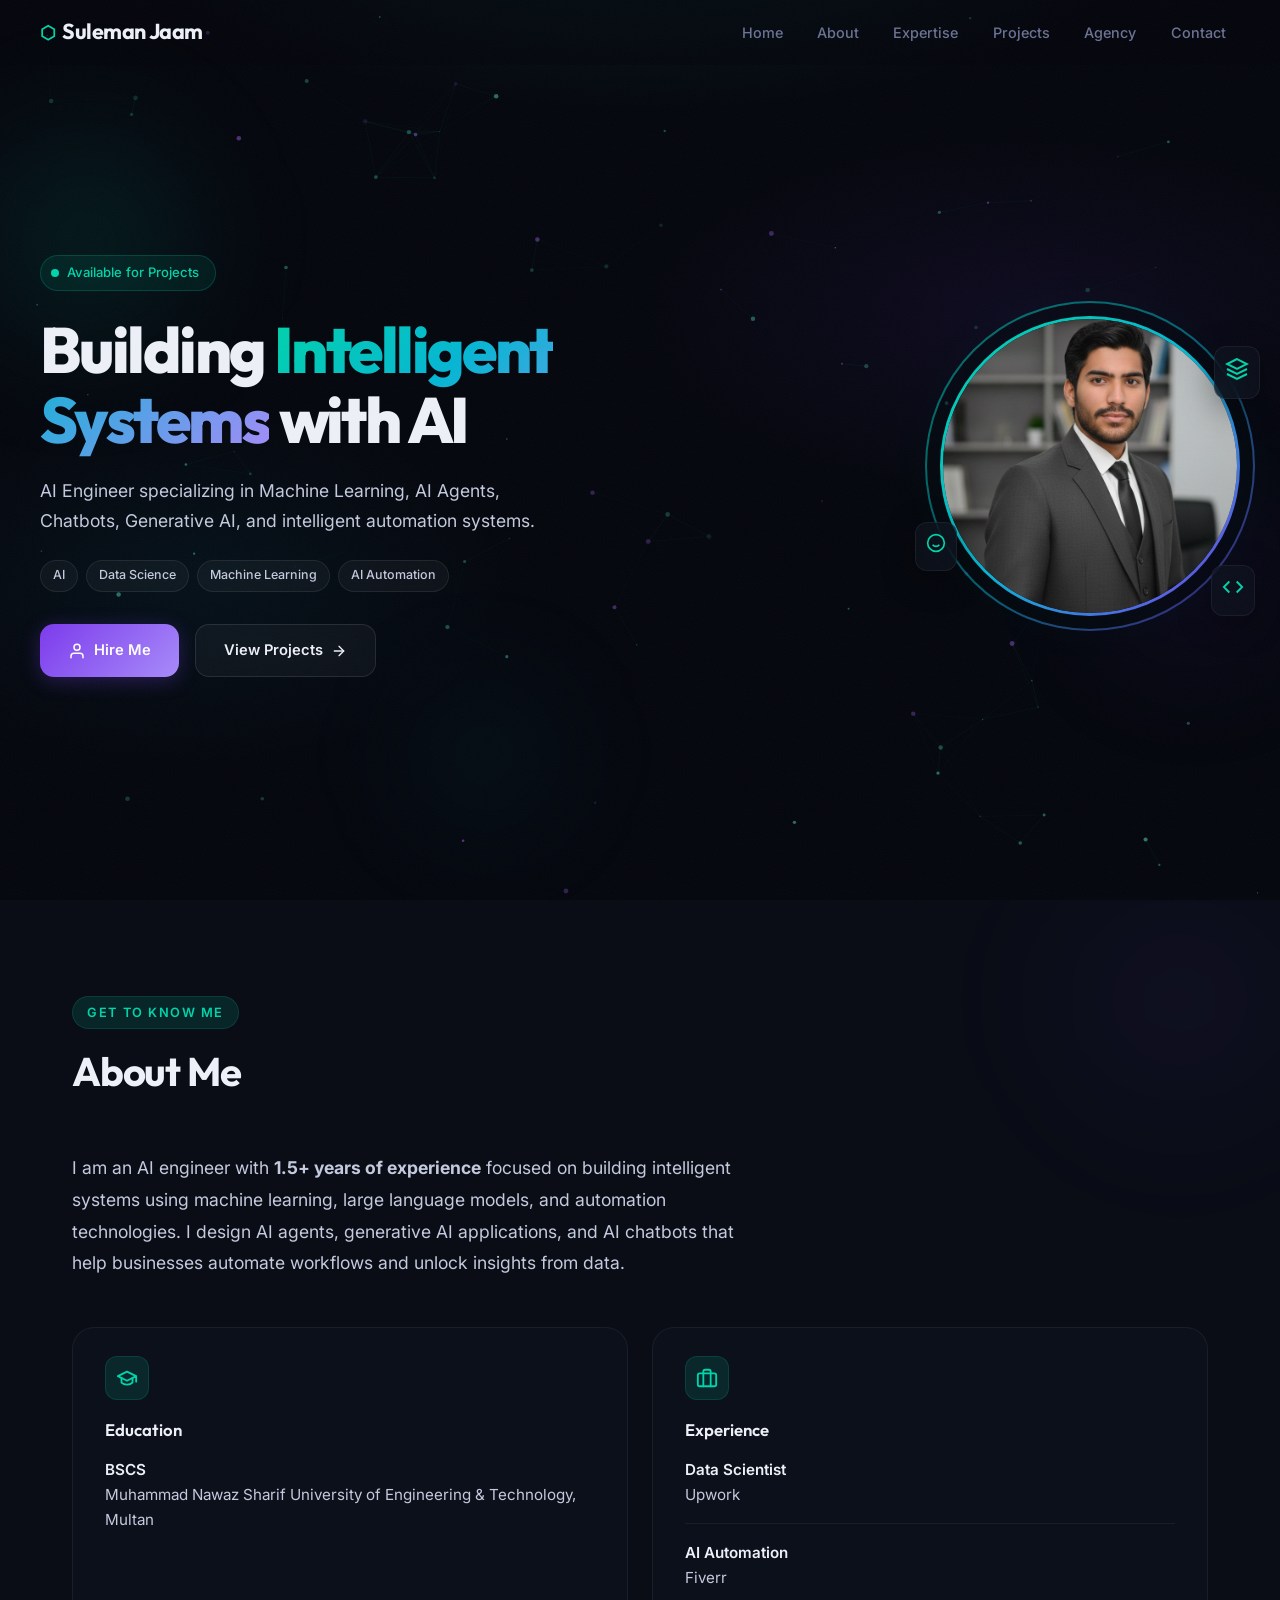
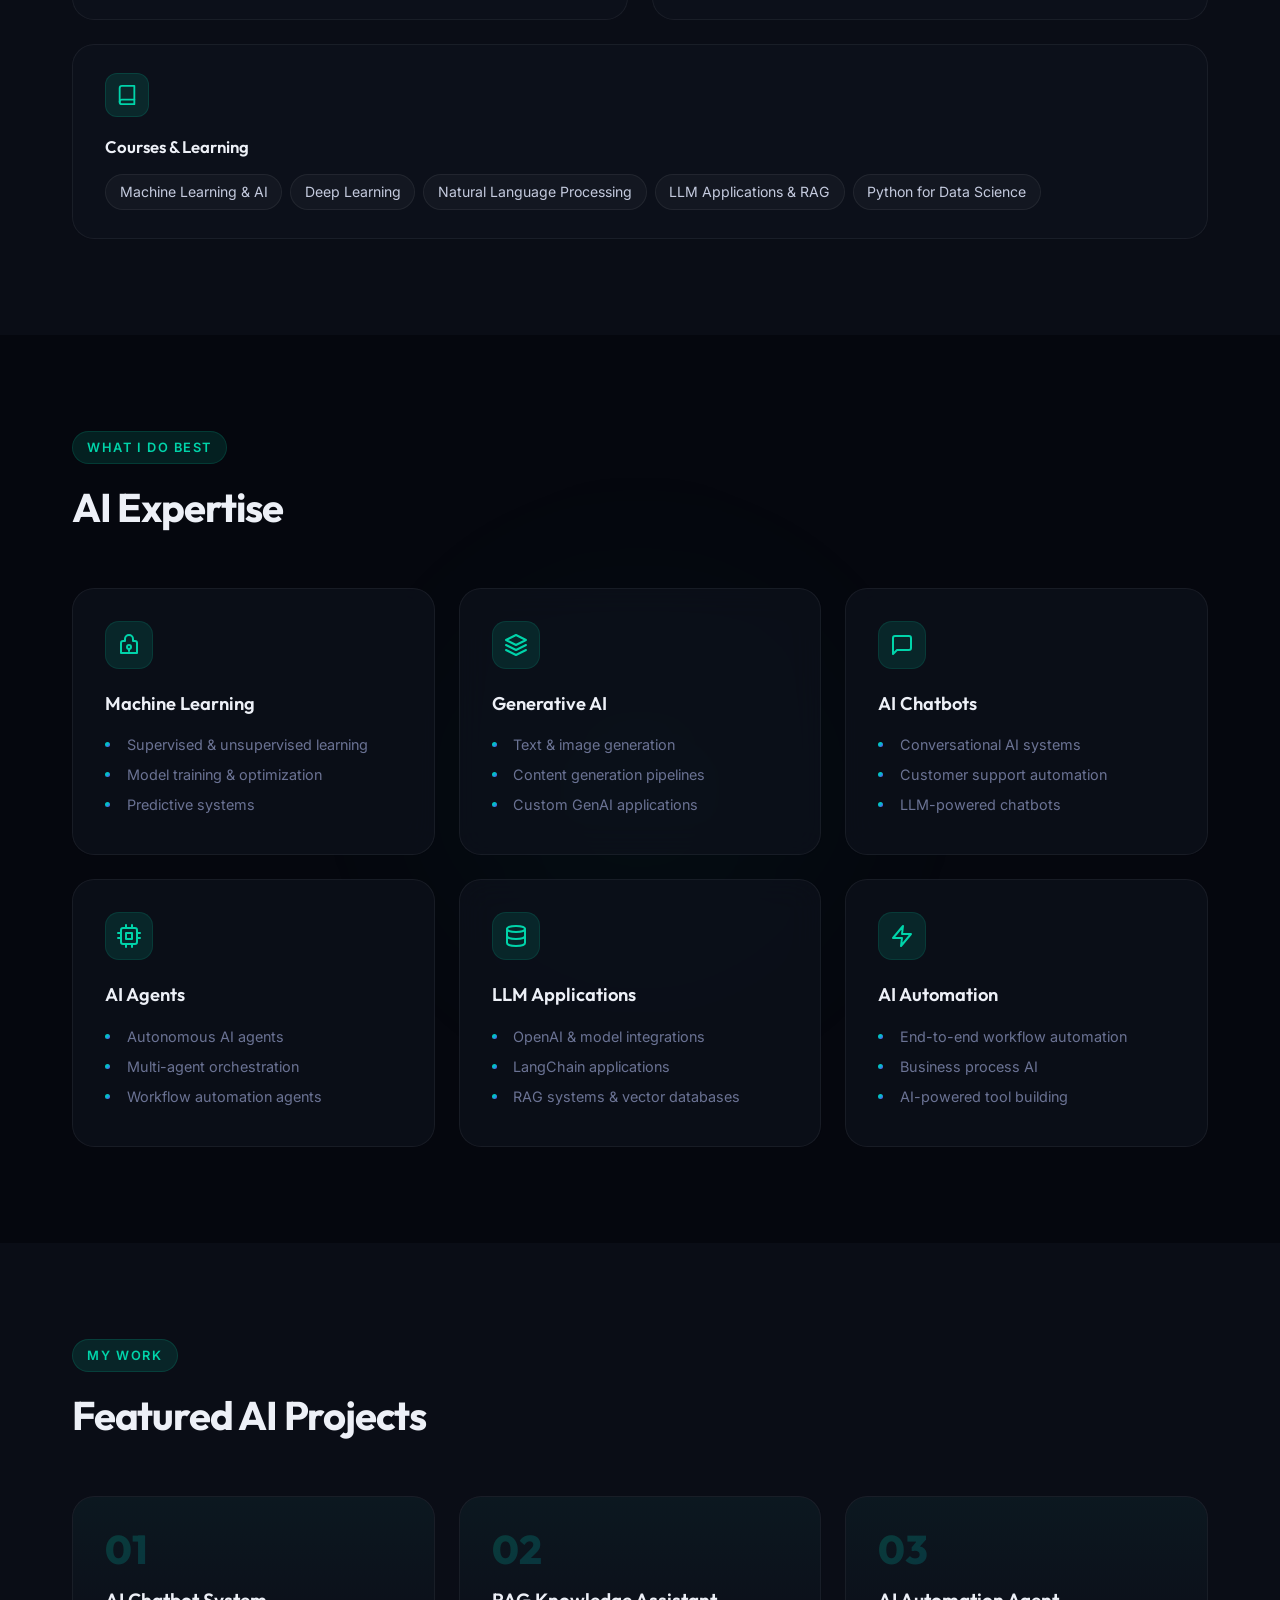
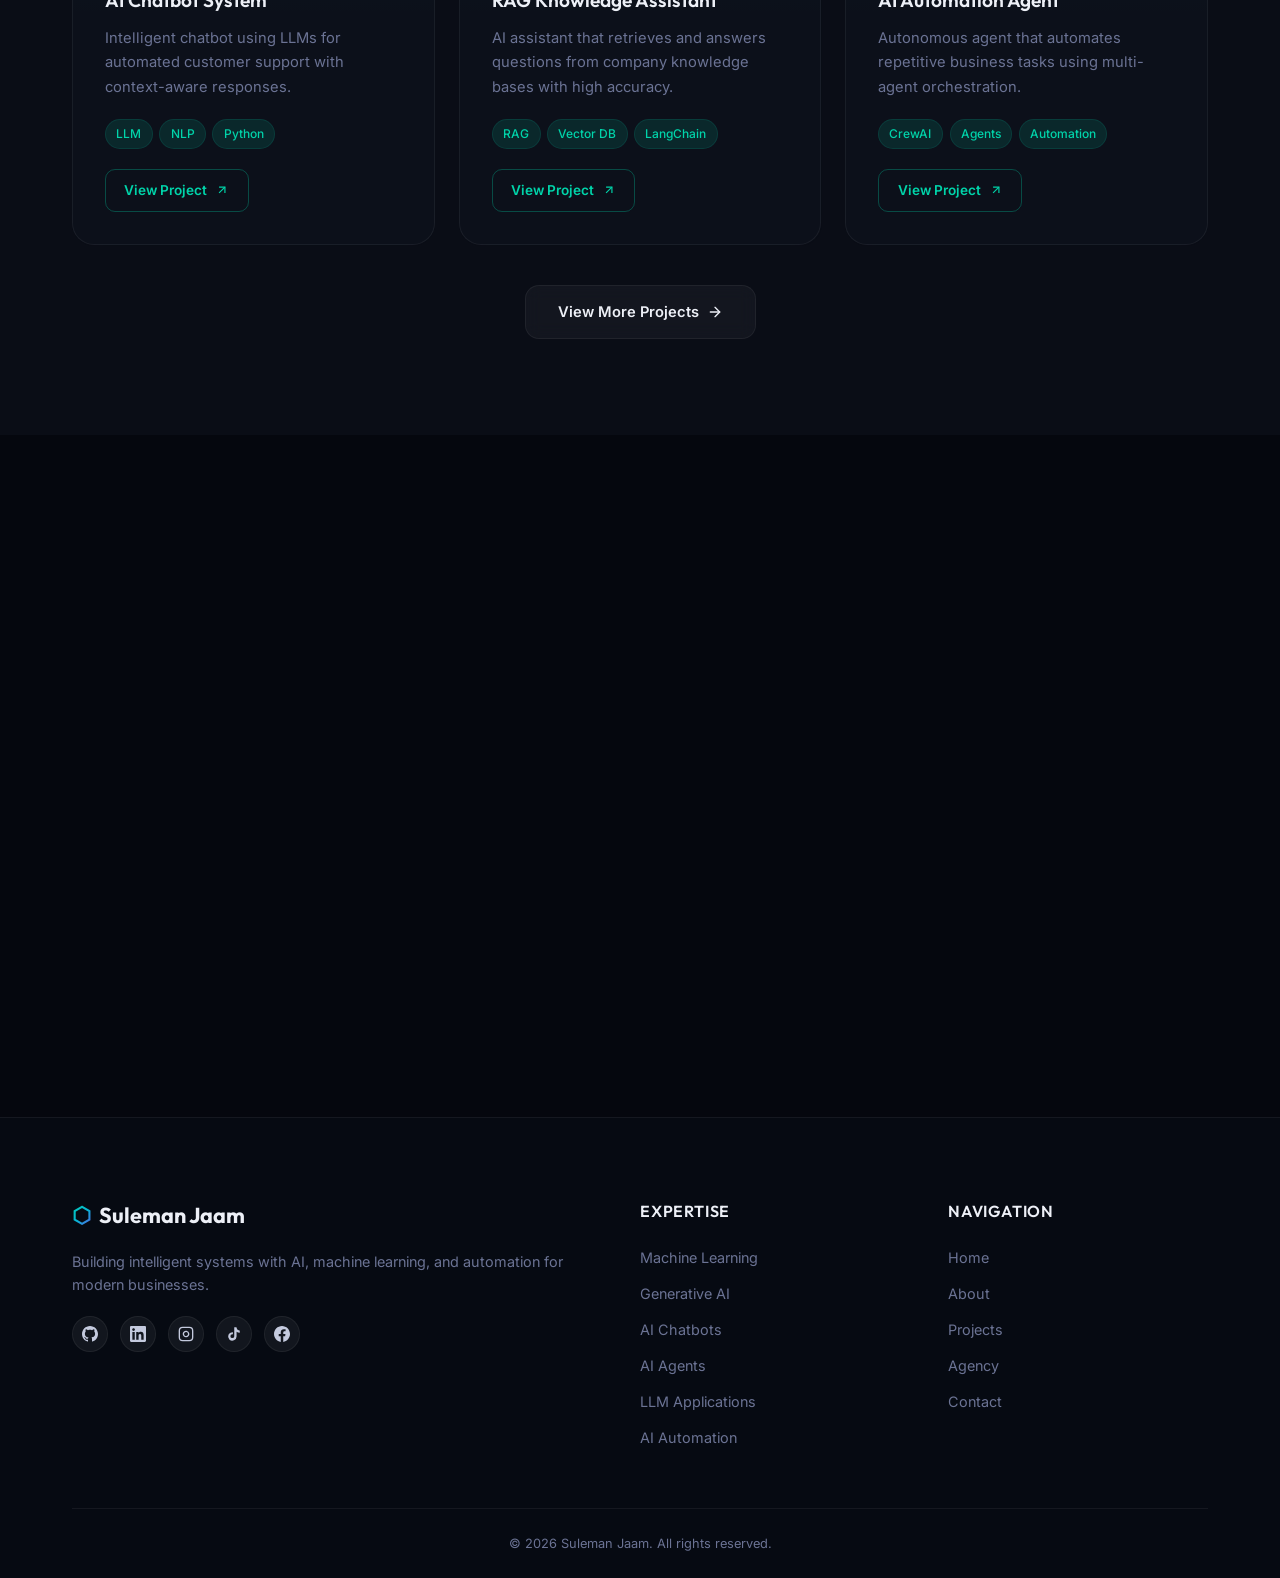
<file: index.html>
<!DOCTYPE html>
<html lang="en">

<head>
  <meta charset="UTF-8">
  <meta name="viewport" content="width=device-width, initial-scale=1.0">
  <meta name="description"
    content="Suleman Jaam - AI Engineer | Machine Learning Developer | Intelligent Systems Builder. Building intelligent systems with AI.">
  <title>Suleman Jaam </title>
  <link rel="stylesheet" href="style.css">
  <link rel="preconnect" href="https://fonts.googleapis.com">
  <link rel="preconnect" href="https://fonts.gstatic.com" crossorigin>
  <link
    href="https://fonts.googleapis.com/css2?family=Inter:wght@400;500;600;700;800&family=Outfit:wght@400;500;600;700;800&display=swap"
    rel="stylesheet">
</head>

<body>

  <!-- NOISE OVERLAY -->
  <div class="noise-overlay" aria-hidden="true"></div>

  <!-- NAVBAR -->
  <header class="navbar" id="navbar">
    <nav class="nav-container">
      <a href="/" class="nav-logo">
        <span class="logo-icon">⬡</span>
        Suleman Jaam
      </a>
      <button class="nav-toggle" id="navToggle" aria-label="Toggle menu">
        <span></span>
        <span></span>
        <span></span>
      </button>
      <ul class="nav-links" id="navLinks">
        <li><a href="/#home" class="nav-link active">Home</a></li>
        <li><a href="/#about" class="nav-link">About</a></li>
        <li><a href="/#ai-expertise" class="nav-link">Expertise</a></li>
        <li><a href="/projects" class="nav-link">Projects</a></li>
        <li><a href="/agency" class="nav-link">Agency</a></li>
        <li><a href="/contact" class="nav-link">Contact</a></li>
      </ul>
    </nav>
  </header>

  <main>
    <!-- HERO SECTION -->
    <section class="hero" id="home">
      <canvas id="heroCanvas" class="hero-canvas" aria-hidden="true"></canvas>
      <div class="hero-bg" aria-hidden="true"></div>

      <!-- Floating orbs -->
      <div class="floating-orb orb-1" aria-hidden="true"></div>
      <div class="floating-orb orb-2" aria-hidden="true"></div>
      <div class="floating-orb orb-3" aria-hidden="true"></div>

      <div class="hero-container">
        <div class="hero-content">
          <div class="hero-badge" data-reveal>
            <span class="badge-dot"></span>
            Available for Projects
          </div>
          <h1 class="hero-headline" data-reveal>
            Building <span class="gradient-text">Intelligent Systems</span> with AI
          </h1>
          <p class="hero-subheadline" data-reveal>AI Engineer specializing in Machine Learning, AI Agents, Chatbots,
            Generative AI, and intelligent automation systems.</p>

          <!-- Tech stack badges -->
          <div class="tech-badges" data-reveal>
            <span class="tech-badge">AI</span>
            <span class="tech-badge">Data Science</span>
            <span class="tech-badge">Machine Learning</span>
            <span class="tech-badge">AI Automation</span>
          </div>

          <div class="hero-buttons" data-reveal>
            <a href="/contact" class="btn btn-hire">
              <svg width="18" height="18" viewBox="0 0 24 24" fill="none" stroke="currentColor" stroke-width="2"
                stroke-linecap="round" stroke-linejoin="round">
                <path d="M20 21v-2a4 4 0 0 0-4-4H8a4 4 0 0 0-4 4v2"></path>
                <circle cx="12" cy="7" r="4"></circle>
              </svg>
              Hire Me
            </a>

            <a href="#projects" class="btn btn-secondary">
              View Projects
              <svg width="16" height="16" viewBox="0 0 24 24" fill="none" stroke="currentColor" stroke-width="2"
                stroke-linecap="round" stroke-linejoin="round">
                <line x1="5" y1="12" x2="19" y2="12"></line>
                <polyline points="12 5 19 12 12 19"></polyline>
              </svg>
            </a>
          </div>
        </div>
        <div class="hero-image-wrap" data-reveal>
          <div class="hero-image-ring" aria-hidden="true"></div>
          <div class="hero-image-glow" aria-hidden="true"></div>
          <img src="images/suleman.jpg" alt="Suleman Jaam" class="hero-image">
          <!-- Floating 3D elements around image -->
          <div class="float-element float-el-1" aria-hidden="true">
            <svg width="24" height="24" viewBox="0 0 24 24" fill="none" stroke="currentColor" stroke-width="2">
              <path d="M12 2L2 7l10 5 10-5-10-5z"></path>
              <path d="M2 17l10 5 10-5"></path>
              <path d="M2 12l10 5 10-5"></path>
            </svg>
          </div>
          <div class="float-element float-el-2" aria-hidden="true">
            <svg width="20" height="20" viewBox="0 0 24 24" fill="none" stroke="currentColor" stroke-width="2">
              <circle cx="12" cy="12" r="10"></circle>
              <path d="M8 14s1.5 2 4 2 4-2 4-2"></path>
              <line x1="9" y1="9" x2="9.01" y2="9"></line>
              <line x1="15" y1="9" x2="15.01" y2="9"></line>
            </svg>
          </div>
          <div class="float-element float-el-3" aria-hidden="true">
            <svg width="22" height="22" viewBox="0 0 24 24" fill="none" stroke="currentColor" stroke-width="2">
              <polyline points="16 18 22 12 16 6"></polyline>
              <polyline points="8 6 2 12 8 18"></polyline>
            </svg>
          </div>
        </div>
      </div>
    </section>

    <!-- ABOUT SECTION -->
    <section class="about" id="about">
      <div class="container">
        <div class="section-header" data-reveal>
          <span class="section-tag">Get to Know Me</span>
          <h2 class="section-title">About Me</h2>
        </div>
        <p class="about-intro" data-reveal>I am an AI engineer with <strong>1.5+ years of experience</strong> focused on
          building intelligent systems using machine learning, large language models, and automation technologies. I
          design AI agents, generative AI applications, and AI chatbots that help businesses automate workflows and
          unlock insights from data.</p>

        <div class="about-grid">
          <div class="about-card card-3d" data-reveal>
            <div class="card-3d-inner">
              <div class="about-card__icon-wrap">
                <svg width="22" height="22" viewBox="0 0 24 24" fill="none" stroke="currentColor" stroke-width="2"
                  stroke-linecap="round" stroke-linejoin="round">
                  <path d="M22 10v6M2 10l10-5 10 5-10 5z"></path>
                  <path d="M6 12v5c3 3 9 3 12 0v-5"></path>
                </svg>
              </div>
              <h3 class="about-card__title">Education</h3>
              <div class="about-card__content">
                <p class="about-item">
                  <strong>BSCS</strong><br>
                  Muhammad Nawaz Sharif University of Engineering & Technology, Multan
                </p>
              </div>
            </div>
          </div>

          <div class="about-card card-3d" data-reveal>
            <div class="card-3d-inner">
              <div class="about-card__icon-wrap">
                <svg width="22" height="22" viewBox="0 0 24 24" fill="none" stroke="currentColor" stroke-width="2"
                  stroke-linecap="round" stroke-linejoin="round">
                  <rect x="2" y="7" width="20" height="14" rx="2" ry="2"></rect>
                  <path d="M16 21V5a2 2 0 0 0-2-2h-4a2 2 0 0 0-2 2v16"></path>
                </svg>
              </div>
              <h3 class="about-card__title">Experience</h3>
              <div class="about-card__content">
                <p class="about-item">
                  <strong>Data Scientist</strong><br>
                  Upwork
                </p>
                <p class="about-item">
                  <strong>AI Automation</strong><br>
                  Fiverr
                </p>
              </div>
            </div>
          </div>

          <div class="about-card about-card--wide card-3d" data-reveal>
            <div class="card-3d-inner">
              <div class="about-card__icon-wrap">
                <svg width="22" height="22" viewBox="0 0 24 24" fill="none" stroke="currentColor" stroke-width="2"
                  stroke-linecap="round" stroke-linejoin="round">
                  <path d="M4 19.5A2.5 2.5 0 0 1 6.5 17H20"></path>
                  <path d="M6.5 2H20v20H6.5A2.5 2.5 0 0 1 4 19.5v-15A2.5 2.5 0 0 1 6.5 2z"></path>
                </svg>
              </div>
              <h3 class="about-card__title">Courses & Learning</h3>
              <ul class="about-card__list">
                <li>Machine Learning & AI</li>
                <li>Deep Learning</li>
                <li>Natural Language Processing</li>
                <li>LLM Applications & RAG</li>
                <li>Python for Data Science</li>
              </ul>
            </div>
          </div>
        </div>
      </div>
    </section>

    <!-- AI EXPERTISE SECTION -->
    <section class="ai-expertise" id="ai-expertise">
      <div class="container">
        <div class="section-header" data-reveal>
          <span class="section-tag">What I Do Best</span>
          <h2 class="section-title">AI Expertise</h2>
        </div>
        <div class="expertise-grid">
          <article class="expertise-card card-3d" data-reveal>
            <div class="card-3d-inner">
              <div class="expertise-icon">
                <svg width="24" height="24" viewBox="0 0 24 24" fill="none" stroke="currentColor" stroke-width="2"
                  stroke-linecap="round" stroke-linejoin="round">
                  <path d="M12 2a4 4 0 0 0-4 4v2H6a2 2 0 0 0-2 2v10h16V10a2 2 0 0 0-2-2h-2V6a4 4 0 0 0-4-4z"></path>
                  <circle cx="12" cy="14" r="2"></circle>
                  <path d="M12 16v2"></path>
                </svg>
              </div>
              <h3>Machine Learning</h3>
              <ul>
                <li>Supervised & unsupervised learning</li>
                <li>Model training & optimization</li>
                <li>Predictive systems</li>
              </ul>
            </div>
          </article>

          <article class="expertise-card card-3d" data-reveal>
            <div class="card-3d-inner">
              <div class="expertise-icon">
                <svg width="24" height="24" viewBox="0 0 24 24" fill="none" stroke="currentColor" stroke-width="2"
                  stroke-linecap="round" stroke-linejoin="round">
                  <path d="M12 2L2 7l10 5 10-5-10-5z"></path>
                  <path d="M2 17l10 5 10-5"></path>
                  <path d="M2 12l10 5 10-5"></path>
                </svg>
              </div>
              <h3>Generative AI</h3>
              <ul>
                <li>Text & image generation</li>
                <li>Content generation pipelines</li>
                <li>Custom GenAI applications</li>
              </ul>
            </div>
          </article>

          <article class="expertise-card card-3d" data-reveal>
            <div class="card-3d-inner">
              <div class="expertise-icon">
                <svg width="24" height="24" viewBox="0 0 24 24" fill="none" stroke="currentColor" stroke-width="2"
                  stroke-linecap="round" stroke-linejoin="round">
                  <path d="M21 15a2 2 0 0 1-2 2H7l-4 4V5a2 2 0 0 1 2-2h14a2 2 0 0 1 2 2z"></path>
                </svg>
              </div>
              <h3>AI Chatbots</h3>
              <ul>
                <li>Conversational AI systems</li>
                <li>Customer support automation</li>
                <li>LLM-powered chatbots</li>
              </ul>
            </div>
          </article>

          <article class="expertise-card card-3d" data-reveal>
            <div class="card-3d-inner">
              <div class="expertise-icon">
                <svg width="24" height="24" viewBox="0 0 24 24" fill="none" stroke="currentColor" stroke-width="2"
                  stroke-linecap="round" stroke-linejoin="round">
                  <rect x="4" y="4" width="16" height="16" rx="2" ry="2"></rect>
                  <rect x="9" y="9" width="6" height="6"></rect>
                  <line x1="9" y1="1" x2="9" y2="4"></line>
                  <line x1="15" y1="1" x2="15" y2="4"></line>
                  <line x1="9" y1="20" x2="9" y2="23"></line>
                  <line x1="15" y1="20" x2="15" y2="23"></line>
                  <line x1="20" y1="9" x2="23" y2="9"></line>
                  <line x1="20" y1="14" x2="23" y2="14"></line>
                  <line x1="1" y1="9" x2="4" y2="9"></line>
                  <line x1="1" y1="14" x2="4" y2="14"></line>
                </svg>
              </div>
              <h3>AI Agents</h3>
              <ul>
                <li>Autonomous AI agents</li>
                <li>Multi-agent orchestration</li>
                <li>Workflow automation agents</li>
              </ul>
            </div>
          </article>

          <article class="expertise-card card-3d" data-reveal>
            <div class="card-3d-inner">
              <div class="expertise-icon">
                <svg width="24" height="24" viewBox="0 0 24 24" fill="none" stroke="currentColor" stroke-width="2"
                  stroke-linecap="round" stroke-linejoin="round">
                  <ellipse cx="12" cy="5" rx="9" ry="3"></ellipse>
                  <path d="M21 12c0 1.66-4 3-9 3s-9-1.34-9-3"></path>
                  <path d="M3 5v14c0 1.66 4 3 9 3s9-1.34 9-3V5"></path>
                </svg>
              </div>
              <h3>LLM Applications</h3>
              <ul>
                <li>OpenAI & model integrations</li>
                <li>LangChain applications</li>
                <li>RAG systems & vector databases</li>
              </ul>
            </div>
          </article>

          <article class="expertise-card card-3d" data-reveal>
            <div class="card-3d-inner">
              <div class="expertise-icon">
                <svg width="24" height="24" viewBox="0 0 24 24" fill="none" stroke="currentColor" stroke-width="2"
                  stroke-linecap="round" stroke-linejoin="round">
                  <polygon points="13 2 3 14 12 14 11 22 21 10 12 10 13 2"></polygon>
                </svg>
              </div>
              <h3>AI Automation</h3>
              <ul>
                <li>End-to-end workflow automation</li>
                <li>Business process AI</li>
                <li>AI-powered tool building</li>
              </ul>
            </div>
          </article>
        </div>
      </div>
    </section>

    <!-- FEATURED AI PROJECTS -->
    <section class="projects" id="projects">
      <div class="container">
        <div class="section-header" data-reveal>
          <span class="section-tag">My Work</span>
          <h2 class="section-title">Featured AI Projects</h2>
        </div>
        <div class="projects-grid">
          <article class="project-card card-3d" data-reveal>
            <div class="card-3d-inner">
              <div class="project-number">01</div>
              <h3>AI Chatbot System</h3>
              <p>Intelligent chatbot using LLMs for automated customer support with context-aware responses.</p>
              <div class="project-tags">
                <span>LLM</span>
                <span>NLP</span>
                <span>Python</span>
              </div>
              <a href="#" class="btn btn-outline">
                View Project
                <svg width="14" height="14" viewBox="0 0 24 24" fill="none" stroke="currentColor" stroke-width="2">
                  <line x1="7" y1="17" x2="17" y2="7"></line>
                  <polyline points="7 7 17 7 17 17"></polyline>
                </svg>
              </a>
            </div>
          </article>

          <article class="project-card card-3d" data-reveal>
            <div class="card-3d-inner">
              <div class="project-number">02</div>
              <h3>RAG Knowledge Assistant</h3>
              <p>AI assistant that retrieves and answers questions from company knowledge bases with high accuracy.</p>
              <div class="project-tags">
                <span>RAG</span>
                <span>Vector DB</span>
                <span>LangChain</span>
              </div>
              <a href="#" class="btn btn-outline">
                View Project
                <svg width="14" height="14" viewBox="0 0 24 24" fill="none" stroke="currentColor" stroke-width="2">
                  <line x1="7" y1="17" x2="17" y2="7"></line>
                  <polyline points="7 7 17 7 17 17"></polyline>
                </svg>
              </a>
            </div>
          </article>

          <article class="project-card card-3d" data-reveal>
            <div class="card-3d-inner">
              <div class="project-number">03</div>
              <h3>AI Automation Agent</h3>
              <p>Autonomous agent that automates repetitive business tasks using multi-agent orchestration.</p>
              <div class="project-tags">
                <span>CrewAI</span>
                <span>Agents</span>
                <span>Automation</span>
              </div>
              <a href="#" class="btn btn-outline">
                View Project
                <svg width="14" height="14" viewBox="0 0 24 24" fill="none" stroke="currentColor" stroke-width="2">
                  <line x1="7" y1="17" x2="17" y2="7"></line>
                  <polyline points="7 7 17 7 17 17"></polyline>
                </svg>
              </a>
            </div>
          </article>
        </div>
        <div class="projects-more" data-reveal>
          <a href="/projects" class="btn btn-view-more">
            View More Projects
            <svg width="16" height="16" viewBox="0 0 24 24" fill="none" stroke="currentColor" stroke-width="2"
              stroke-linecap="round" stroke-linejoin="round">
              <line x1="5" y1="12" x2="19" y2="12"></line>
              <polyline points="12 5 19 12 12 19"></polyline>
            </svg>
          </a>
        </div>
      </div>
    </section>


    <!-- CTA SECTION -->
    <section class="cta-section" data-reveal>
      <div class="container">
        <div class="cta-box">
          <h2>Ready to Transform Your Business?</h2>
          <p>Book a free consultation today. Let's discuss your goals and how intelligent systems can automate your workflows and drive growth.</p>
          <div class="cta-buttons">
            <a href="/contact" class="btn-cta-primary">
              Book a Consultation
              <svg width="18" height="18" viewBox="0 0 24 24" fill="none" stroke="currentColor" stroke-width="2" stroke-linecap="round" stroke-linejoin="round">
                <line x1="5" y1="12" x2="19" y2="12"></line>
                <polyline points="12 5 19 12 12 19"></polyline>
              </svg>
            </a>
            <a href="/agency" class="btn-cta-secondary">Explore Agency</a>
          </div>
        </div>
      </div>
    </section>

  </main>

  <!-- FOOTER -->
  <footer class="footer-main">
    <div class="container">
      <div class="footer-main-grid">
        <!-- Column 1: Brand -->
        <div class="footer-col">
          <div class="footer-main-brand">
            <span class="logo-icon">⬡</span>
            <span>Suleman Jaam</span>
          </div>
          <p class="footer-col-desc">Building intelligent systems with AI, machine learning, and automation for modern businesses.</p>
          <div class="footer-main-socials">
            <a href="https://github.com/sulemanjaam-code/" target="_blank" rel="noopener noreferrer" aria-label="GitHub">
              <svg width="16" height="16" viewBox="0 0 24 24" fill="currentColor">
                <path d="M12 0c-6.626 0-12 5.373-12 12 0 5.302 3.438 9.8 8.207 11.387.599.111.793-.261.793-.577v-2.234c-3.338.726-4.033-1.416-4.033-1.416-.546-1.387-1.333-1.756-1.333-1.756-1.089-.745.083-.729.083-.729 1.205.084 1.839 1.237 1.839 1.237 1.07 1.834 2.807 1.304 3.492.997.107-.775.418-1.305.762-1.604-2.665-.305-5.467-1.334-5.467-5.931 0-1.311.469-2.381 1.236-3.221-.124-.303-.535-1.524.117-3.176 0 0 1.008-.322 3.301 1.23.957-.266 1.983-.399 3.003-.404 1.02.005 2.047.138 3.006.404 2.291-1.552 3.297-1.23 3.297-1.23.653 1.653.242 2.874.118 3.176.77.84 1.235 1.911 1.235 3.221 0 4.609-2.807 5.624-5.479 5.921.43.372.823 1.102.823 2.222v3.293c0 .319.192.694.801.576 4.765-1.589 8.199-6.086 8.199-11.386 0-6.627-5.373-12-12-12z" />
              </svg>
            </a>
            <a href="https://www.linkedin.com/in/suleman-jaam" target="_blank" rel="noopener noreferrer" aria-label="LinkedIn">
              <svg width="16" height="16" viewBox="0 0 24 24" fill="currentColor">
                <path d="M20.447 20.452h-3.554v-5.569c0-1.328-.027-3.037-1.852-3.037-1.853 0-2.136 1.445-2.136 2.939v5.667H9.351V9h3.414v1.561h.046c.477-.9 1.637-1.85 3.37-1.85 3.601 0 4.267 2.37 4.267 5.455v6.286zM5.337 7.433c-1.144 0-2.063-.926-2.063-2.065 0-1.138.92-2.063 2.063-2.063 1.14 0 2.064.925 2.064 2.063 0 1.139-.925 2.065-2.064 2.065zm1.782 13.019H3.555V9h3.564v11.452zM22.225 0H1.771C.792 0 0 .774 0 1.729v20.542C0 23.227.792 24 1.771 24h20.451C23.2 24 24 23.227 24 22.271V1.729C24 .774 23.2 0 22.222 0h.003z" />
              </svg>
            </a>
            <a href="https://www.instagram.com/sulemanjaam.official" target="_blank" rel="noopener noreferrer" aria-label="Instagram">
              <svg width="16" height="16" viewBox="0 0 24 24" fill="none" stroke="currentColor" stroke-width="2">
                <rect x="2" y="2" width="20" height="20" rx="5" ry="5"></rect>
                <path d="M16 11.37A4 4 0 1 1 12.63 8 4 4 0 0 1 16 11.37z"></path>
                <line x1="17.5" y1="6.5" x2="17.51" y2="6.5"></line>
              </svg>
            </a>
            <a href="http://tiktok.com/@suleman.jaam" target="_blank" rel="noopener noreferrer" aria-label="TikTok">
              <svg width="16" height="16" viewBox="0 0 24 24" fill="currentColor">
                <path d="M19.59 6.69a4.83 4.83 0 0 1-3.77-4.25V2h-3.45v13.67a2.89 2.89 0 0 1-2.88 2.5 2.89 2.89 0 0 1 0-5.78 2.92 2.92 0 0 1 .88.13V9.4a6.84 6.84 0 0 0-1-.05A6.33 6.33 0 0 0 5 20.1a6.34 6.34 0 0 0 10.86-4.43v-7a8.16 8.16 0 0 0 4.77 1.52v-3.4a4.85 4.85 0 0 1-1-.1z" />
              </svg>
            </a>
            <a href="https://www.facebook.com/profile.php?id=61578610340045" target="_blank" rel="noopener noreferrer" aria-label="Facebook">
              <svg width="16" height="16" viewBox="0 0 24 24" fill="currentColor">
                <path d="M24 12.073c0-6.627-5.373-12-12-12s-12 5.373-12 12c0 5.99 4.388 10.954 10.125 11.854v-8.385H7.078v-3.47h3.047V9.43c0-3.007 1.792-4.669 4.533-4.669 1.312 0 2.686.235 2.686.235v2.953H15.83c-1.491 0-1.956.925-1.956 1.874v2.25h3.328l-.532 3.47h-2.796v8.385C19.612 23.027 24 18.062 24 12.073z" />
              </svg>
            </a>
          </div>
        </div>

        <!-- Column 2: Expertise -->
        <div class="footer-col">
          <h4 class="footer-col-title">Expertise</h4>
          <ul class="footer-links">
            <li><a href="#ai-expertise">Machine Learning</a></li>
            <li><a href="#ai-expertise">Generative AI</a></li>
            <li><a href="#ai-expertise">AI Chatbots</a></li>
            <li><a href="#ai-expertise">AI Agents</a></li>
            <li><a href="#ai-expertise">LLM Applications</a></li>
            <li><a href="#ai-expertise">AI Automation</a></li>
          </ul>
        </div>

        <!-- Column 3: Navigation -->
        <div class="footer-col">
          <h4 class="footer-col-title">Navigation</h4>
          <ul class="footer-links">
            <li><a href="/#home">Home</a></li>
            <li><a href="/#about">About</a></li>
            <li><a href="/#projects">Projects</a></li>
            <li><a href="/agency">Agency</a></li>
            <li><a href="/contact">Contact</a></li>
          </ul>
        </div>
      </div>

      <div class="footer-main-bottom">
        <p class="footer-main-copy">&copy; 2026 Suleman Jaam. All rights reserved.</p>
      </div>
    </div>
  </footer>

  <script src="script.js"></script>
</body>

</html>
</file>
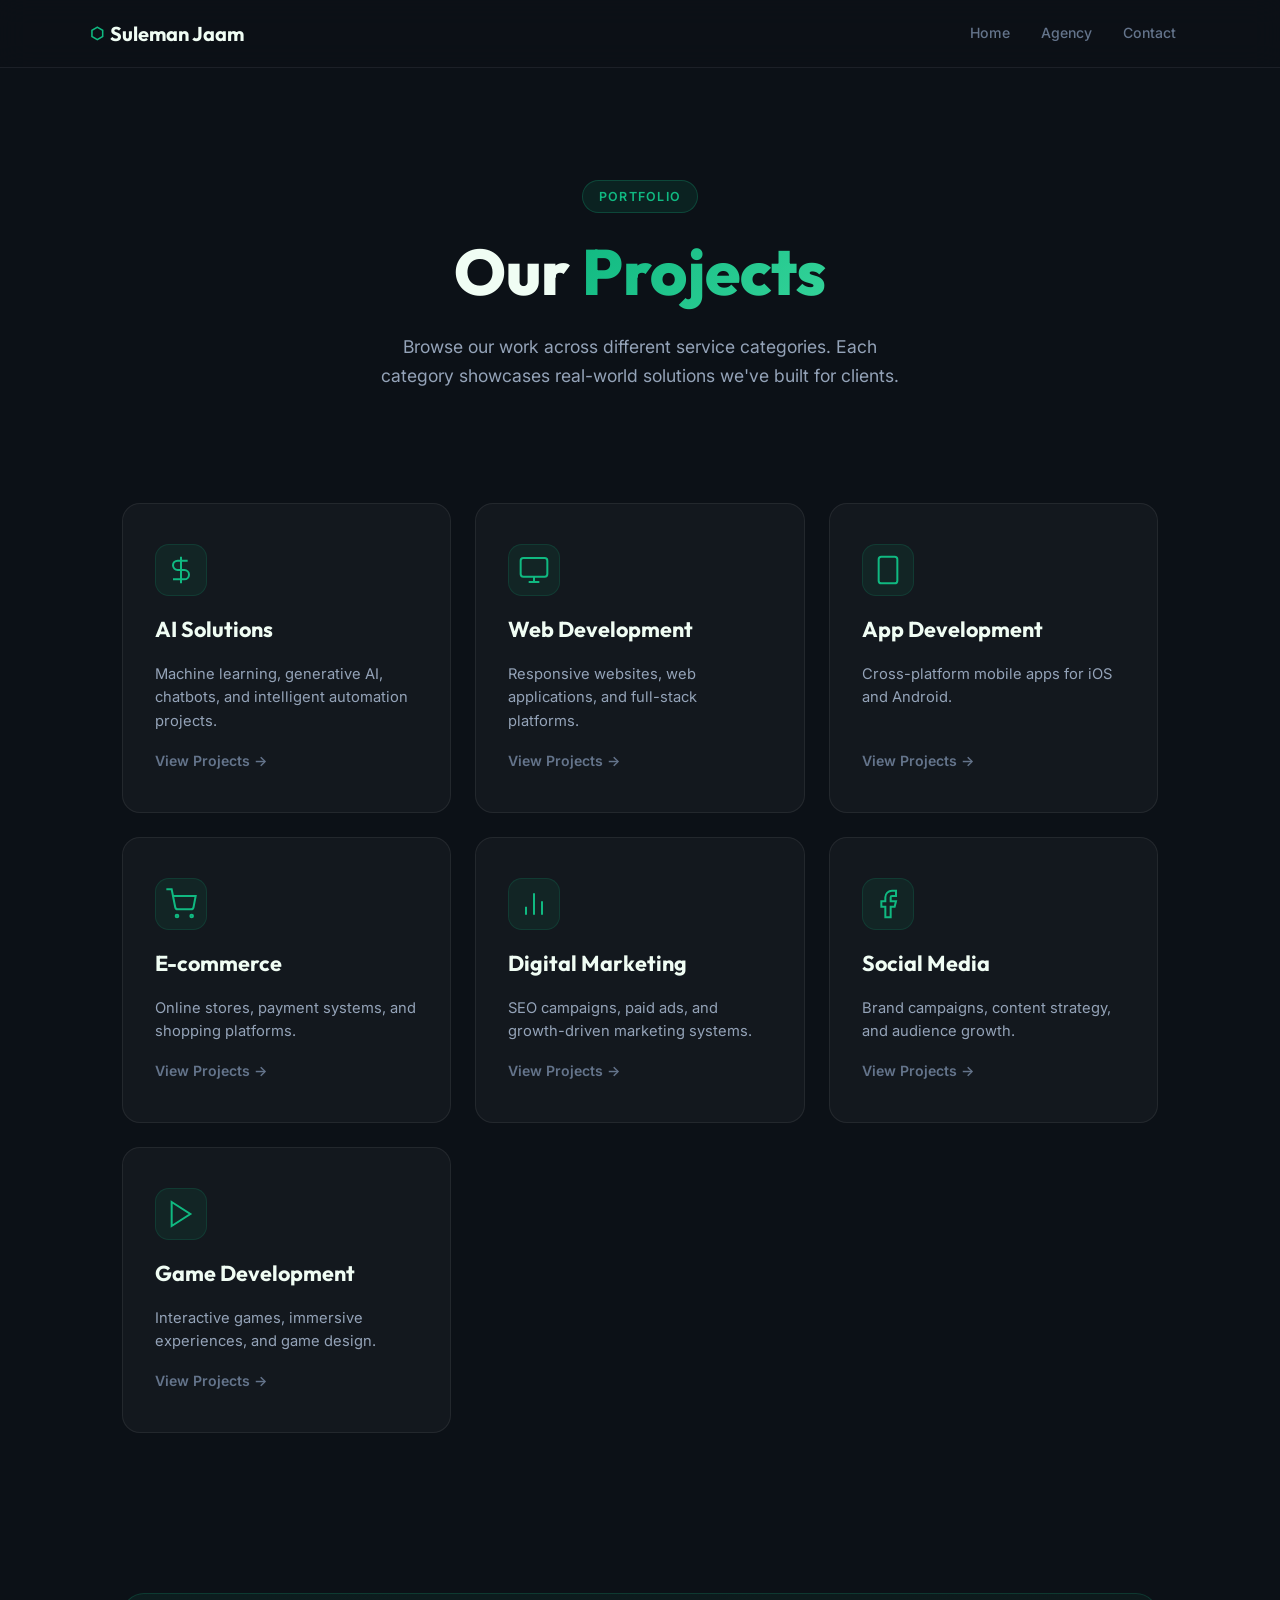
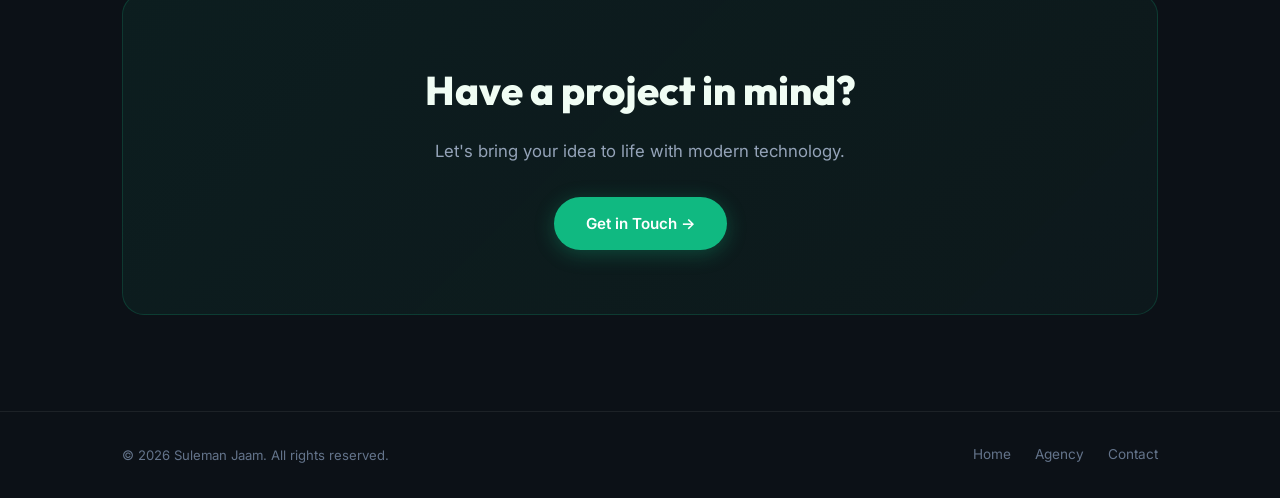
<file: projects/index.html>
<!DOCTYPE html>
<html lang="en">

<head>
    <meta charset="UTF-8">
    <meta name="viewport" content="width=device-width, initial-scale=1.0">
    <title>Our Projects - Suleman Jaam</title>
    <meta name="description" content="Explore our portfolio of projects across AI Solutions, Web Development, App Development, E-commerce, Digital Marketing, Social Media, and Game Development.">

    <link rel="preconnect" href="https://fonts.googleapis.com">
    <link rel="preconnect" href="https://fonts.gstatic.com" crossorigin>
    <link href="https://fonts.googleapis.com/css2?family=Inter:wght@300;400;500;600&family=Outfit:wght@400;500;600;700;800;900&display=swap" rel="stylesheet">

    <link rel="stylesheet" href="style.css">
</head>

<body>

    <!-- Navbar -->
    <header class="pj-header">
        <nav class="pj-nav">
            <a href="/" class="pj-logo">
                <span class="pj-logo-icon">⬡</span> Suleman Jaam
            </a>
            <div class="pj-nav-links">
                <a href="/">Home</a>
                <a href="/agency">Agency</a>
                <a href="/contact">Contact</a>
            </div>
        </nav>
    </header>

    <main>

        <!-- Hero -->
        <section class="pj-hero">
            <div class="pj-container">
                <span class="pj-tag">Portfolio</span>
                <h1>Our <span class="pj-highlight">Projects</span></h1>
                <p>Browse our work across different service categories. Each category showcases real-world solutions we've built for clients.</p>
            </div>
        </section>

        <!-- Categories Grid -->
        <section class="pj-categories">
            <div class="pj-container">
                <div class="pj-grid">

                    <a href="/agency/ai-solutions" class="pj-card">
                        <div class="pj-card-icon">
                            <svg width="32" height="32" viewBox="0 0 24 24" fill="none" stroke="currentColor" stroke-width="1.5"><path d="M12 2v20M17 5H9.5a3.5 3.5 0 0 0 0 7h5a3.5 3.5 0 0 1 0 7H6"></path></svg>
                        </div>
                        <h2>AI Solutions</h2>
                        <p>Machine learning, generative AI, chatbots, and intelligent automation projects.</p>
                        <span class="pj-card-cta">View Projects →</span>
                    </a>

                    <a href="/agency/web-development" class="pj-card">
                        <div class="pj-card-icon">
                            <svg width="32" height="32" viewBox="0 0 24 24" fill="none" stroke="currentColor" stroke-width="1.5"><rect x="2" y="3" width="20" height="14" rx="2" ry="2"></rect><line x1="8" y1="21" x2="16" y2="21"></line><line x1="12" y1="17" x2="12" y2="21"></line></svg>
                        </div>
                        <h2>Web Development</h2>
                        <p>Responsive websites, web applications, and full-stack platforms.</p>
                        <span class="pj-card-cta">View Projects →</span>
                    </a>

                    <a href="/agency/app-development" class="pj-card">
                        <div class="pj-card-icon">
                            <svg width="32" height="32" viewBox="0 0 24 24" fill="none" stroke="currentColor" stroke-width="1.5"><rect x="5" y="2" width="14" height="20" rx="2" ry="2"></rect><line x1="12" y1="18" x2="12.01" y2="18"></line></svg>
                        </div>
                        <h2>App Development</h2>
                        <p>Cross-platform mobile apps for iOS and Android.</p>
                        <span class="pj-card-cta">View Projects →</span>
                    </a>

                    <a href="/agency/ecommerce-development" class="pj-card">
                        <div class="pj-card-icon">
                            <svg width="32" height="32" viewBox="0 0 24 24" fill="none" stroke="currentColor" stroke-width="1.5"><circle cx="9" cy="21" r="1"></circle><circle cx="20" cy="21" r="1"></circle><path d="M1 1h4l2.68 13.39a2 2 0 0 0 2 1.61h9.72a2 2 0 0 0 2-1.61L23 6H6"></path></svg>
                        </div>
                        <h2>E-commerce</h2>
                        <p>Online stores, payment systems, and shopping platforms.</p>
                        <span class="pj-card-cta">View Projects →</span>
                    </a>

                    <a href="/agency/digital-marketing" class="pj-card">
                        <div class="pj-card-icon">
                            <svg width="32" height="32" viewBox="0 0 24 24" fill="none" stroke="currentColor" stroke-width="1.5"><line x1="18" y1="20" x2="18" y2="10"></line><line x1="12" y1="20" x2="12" y2="4"></line><line x1="6" y1="20" x2="6" y2="14"></line></svg>
                        </div>
                        <h2>Digital Marketing</h2>
                        <p>SEO campaigns, paid ads, and growth-driven marketing systems.</p>
                        <span class="pj-card-cta">View Projects →</span>
                    </a>

                    <a href="/agency/social-media" class="pj-card">
                        <div class="pj-card-icon">
                            <svg width="32" height="32" viewBox="0 0 24 24" fill="none" stroke="currentColor" stroke-width="1.5"><path d="M18 2h-3a5 5 0 0 0-5 5v3H7v4h3v8h4v-8h3l1-4h-4V7a1 1 0 0 1 1-1h3z"></path></svg>
                        </div>
                        <h2>Social Media</h2>
                        <p>Brand campaigns, content strategy, and audience growth.</p>
                        <span class="pj-card-cta">View Projects →</span>
                    </a>

                    <a href="/agency/game-development" class="pj-card">
                        <div class="pj-card-icon">
                            <svg width="32" height="32" viewBox="0 0 24 24" fill="none" stroke="currentColor" stroke-width="1.5"><polygon points="5 3 19 12 5 21 5 3"></polygon></svg>
                        </div>
                        <h2>Game Development</h2>
                        <p>Interactive games, immersive experiences, and game design.</p>
                        <span class="pj-card-cta">View Projects →</span>
                    </a>

                </div>
            </div>
        </section>

        <!-- CTA -->
        <section class="pj-cta">
            <div class="pj-container">
                <div class="pj-cta-box">
                    <h2>Have a project in mind?</h2>
                    <p>Let's bring your idea to life with modern technology.</p>
                    <a href="/contact" class="pj-btn">Get in Touch →</a>
                </div>
            </div>
        </section>

    </main>

    <!-- Footer -->
    <footer class="pj-footer">
        <div class="pj-container">
            <p>&copy; 2026 Suleman Jaam. All rights reserved.</p>
            <div class="pj-footer-links">
                <a href="/">Home</a>
                <a href="/agency">Agency</a>
                <a href="/contact">Contact</a>
            </div>
        </div>
    </footer>

    <script src="../script.js"></script>

</body>
</html>
</file>
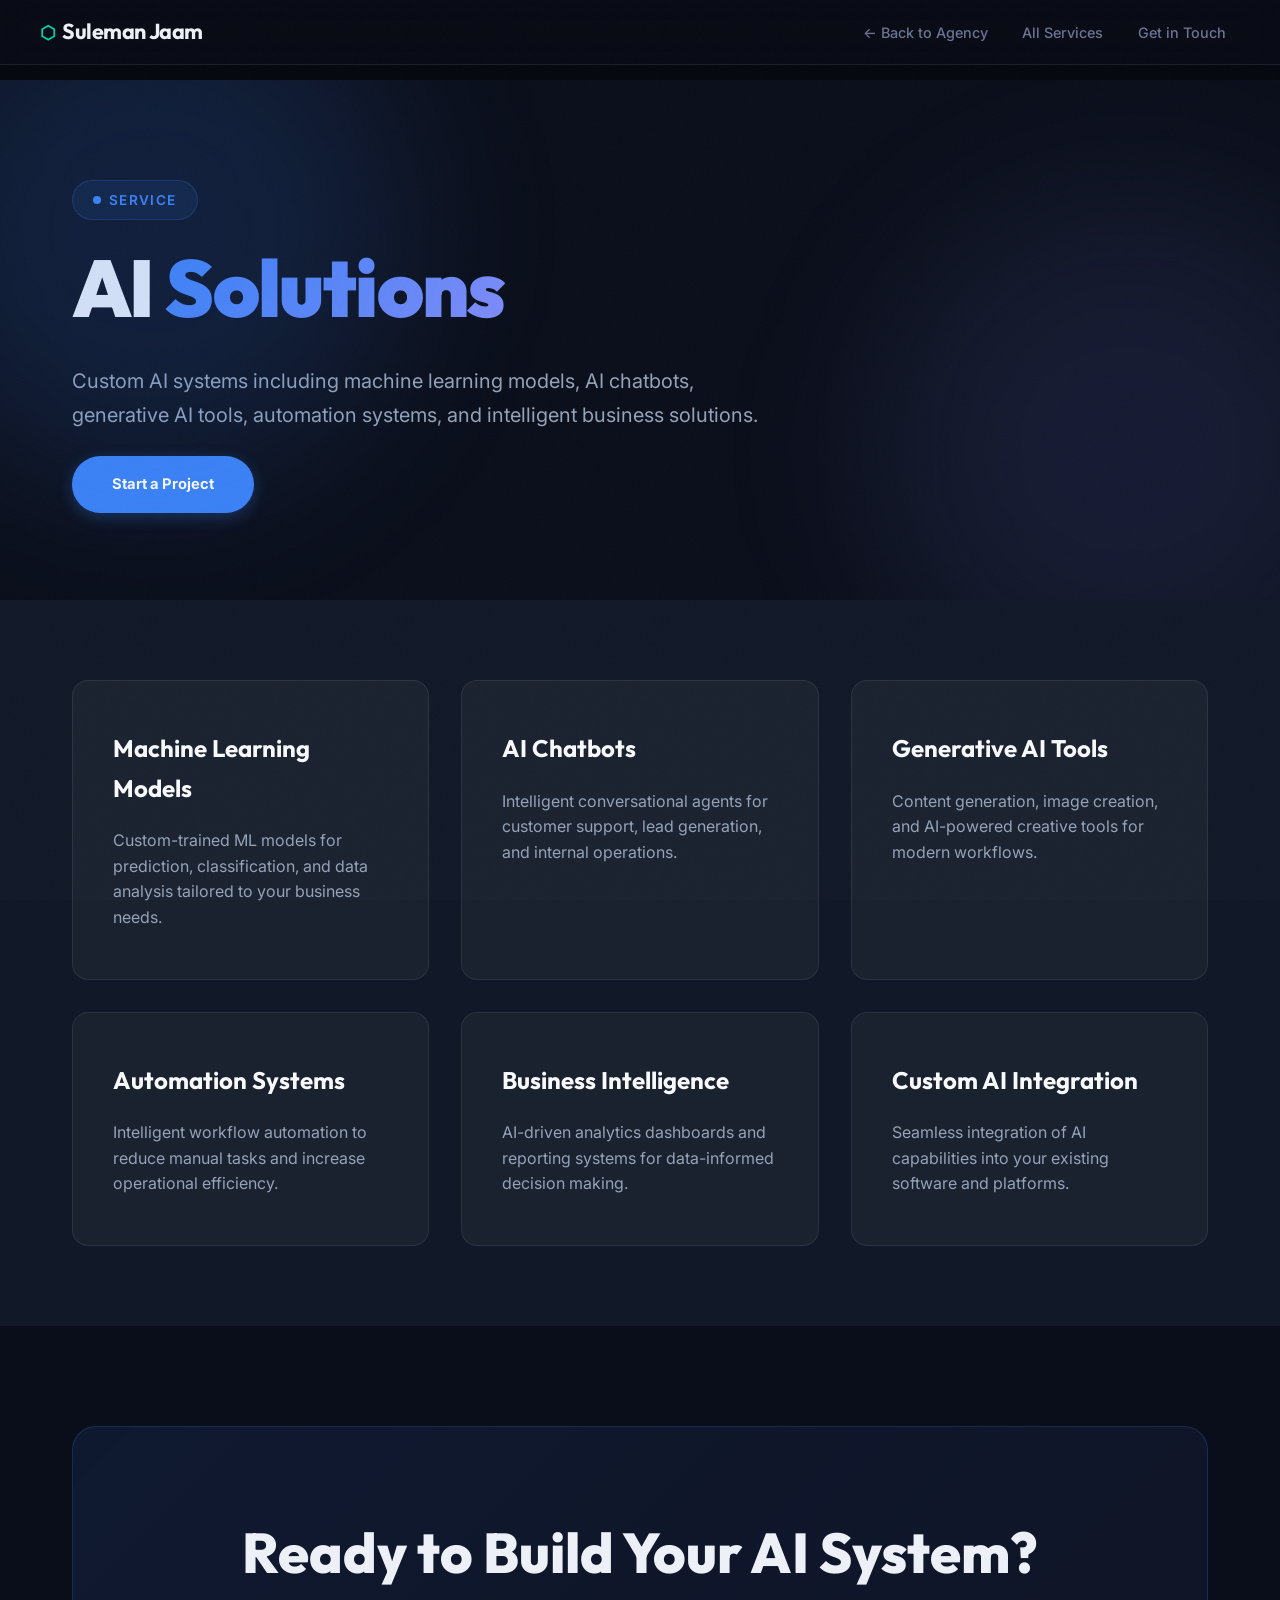
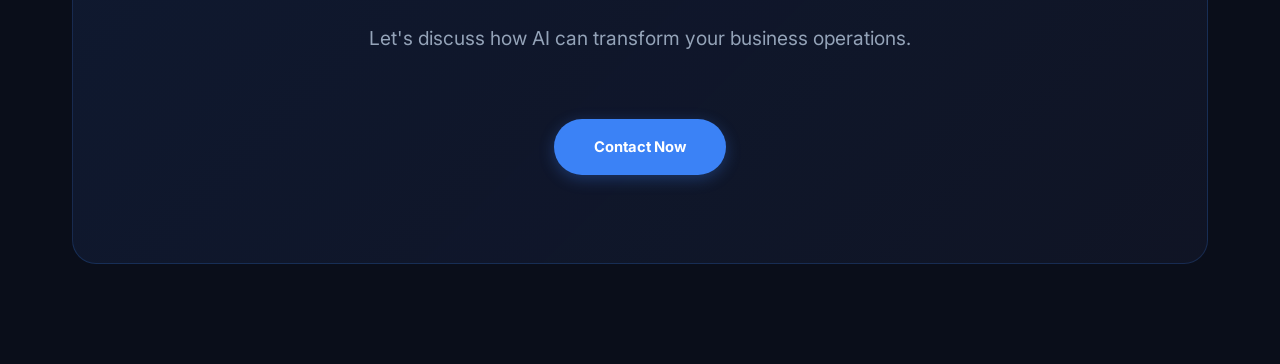
<file: agency/ai-solutions/index.html>
<!DOCTYPE html>
<html lang="en">

<head>
    <meta charset="UTF-8">
    <meta name="viewport" content="width=device-width, initial-scale=1.0">
    <title>AI Solutions - Suleman Jaam Agency</title>
    <link rel="preconnect" href="https://fonts.googleapis.com">
    <link rel="preconnect" href="https://fonts.gstatic.com" crossorigin>
    <link
        href="https://fonts.googleapis.com/css2?family=Inter:wght@300;400;500;600&family=Outfit:wght@400;500;600;700;800;900&display=swap"
        rel="stylesheet">
    <link rel="stylesheet" href="../../style.css">
    <link rel="stylesheet" href="../style.css">
    <link rel="stylesheet" href="style.css">
</head>

<body>
    <div class="noise-overlay" aria-hidden="true"></div>
    <header class="header" id="header">
        <nav class="nav-container">
            <a href="/" class="nav-logo"><span class="logo-icon">⬡</span> Suleman Jaam</a>
            <button class="nav-toggle" id="navToggle"
                aria-label="Toggle menu"><span></span><span></span><span></span></button>
            <ul class="nav-links" id="navLinks">
                <li><a href="/agency" class="nav-link">← Back to Agency</a></li>
                <li><a href="/agency#services" class="nav-link">All Services</a></li>
                <li><a href="/contact" class="nav-link">Get in Touch</a></li>
            </ul>
        </nav>
    </header>
    <main class="agency-v3-main">
        <section class="service-detail-hero">
            <div class="hero-glow hero-glow-1"></div>
            <div class="hero-glow hero-glow-2"></div>
            <div class="container relative z-10 text-center">
                <div class="v3-badge mx-auto"><span class="pulse-dot"></span> Service</div>
                <h1 class="hero-v3-title">AI <span class="text-glow">Solutions</span></h1>
                <p class="hero-v3-subtitle mx-auto">Custom AI systems including machine learning models, AI chatbots,
                    generative AI tools, automation systems, and intelligent business solutions.</p>
                <a href="/contact" class="btn btn-v3-primary mt-6">Start a Project</a>
            </div>
        </section>
        <section class="service-detail-content">
            <div class="container">
                <div class="service-detail-grid">
                    <div class="service-detail-card" data-reveal>
                        <h3>Machine Learning Models</h3>
                        <p>Custom-trained ML models for prediction, classification, and data analysis tailored to your
                            business needs.</p>
                    </div>
                    <div class="service-detail-card" data-reveal>
                        <h3>AI Chatbots</h3>
                        <p>Intelligent conversational agents for customer support, lead generation, and internal
                            operations.</p>
                    </div>
                    <div class="service-detail-card" data-reveal>
                        <h3>Generative AI Tools</h3>
                        <p>Content generation, image creation, and AI-powered creative tools for modern workflows.</p>
                    </div>
                    <div class="service-detail-card" data-reveal>
                        <h3>Automation Systems</h3>
                        <p>Intelligent workflow automation to reduce manual tasks and increase operational efficiency.
                        </p>
                    </div>
                    <div class="service-detail-card" data-reveal>
                        <h3>Business Intelligence</h3>
                        <p>AI-driven analytics dashboards and reporting systems for data-informed decision making.</p>
                    </div>
                    <div class="service-detail-card" data-reveal>
                        <h3>Custom AI Integration</h3>
                        <p>Seamless integration of AI capabilities into your existing software and platforms.</p>
                    </div>
                </div>
            </div>
        </section>
        <section class="cta-v3" id="cta">
            <div class="container">
                <div class="cta-v3-box" data-reveal>
                    <h2>Ready to Build Your AI System?</h2>
                    <p>Let's discuss how AI can transform your business operations.</p>
                    <a href="/contact" class="btn btn-v3-primary mt-6">Contact Now</a>
                </div>
            </div>
        </section>
    </main>
    <script src="../../script.js"></script>
    <script src="../script.js"></script>
</body>

</html>
</file>
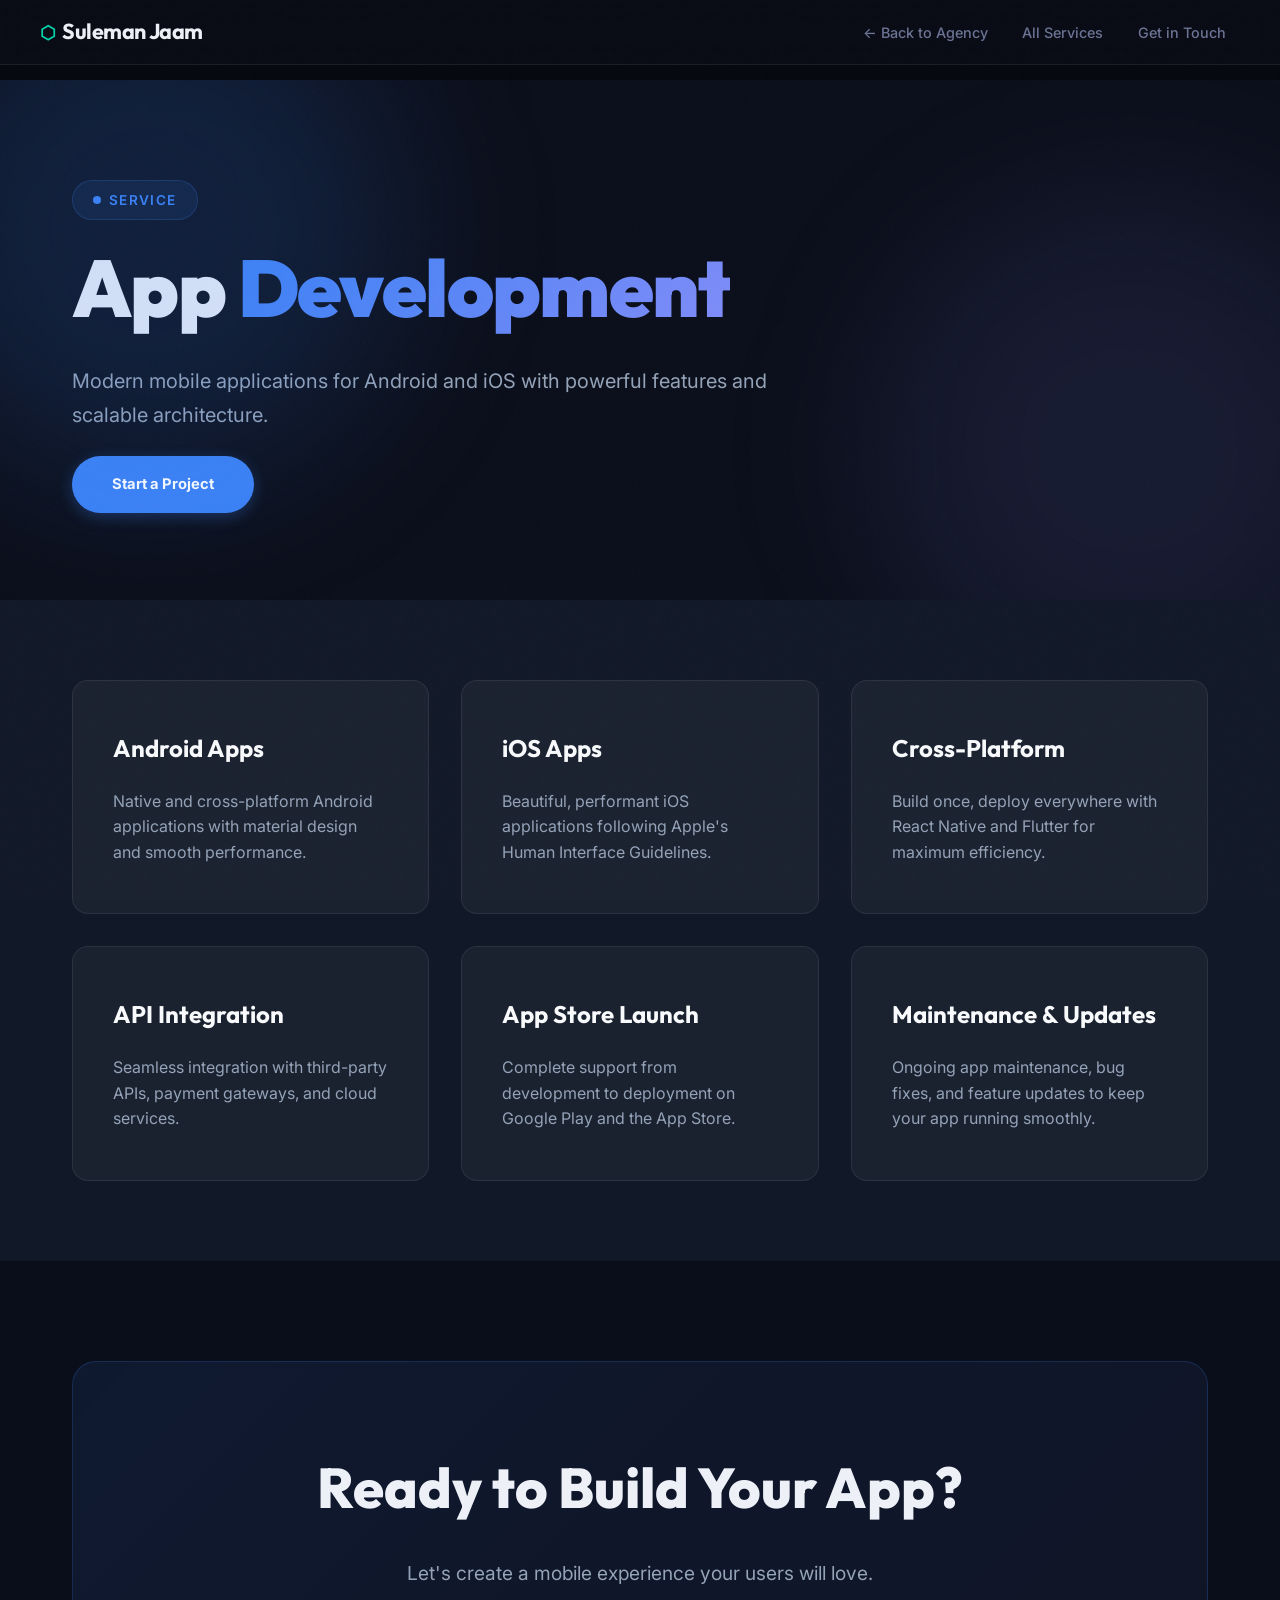
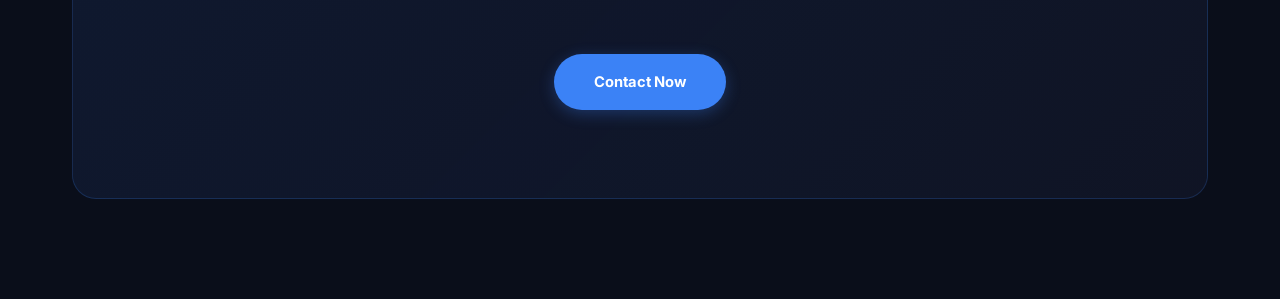
<file: agency/app-development/index.html>
<!DOCTYPE html>
<html lang="en">

<head>
    <meta charset="UTF-8">
    <meta name="viewport" content="width=device-width, initial-scale=1.0">
    <title>App Development - Suleman Jaam Agency</title>
    <link rel="preconnect" href="https://fonts.googleapis.com">
    <link rel="preconnect" href="https://fonts.gstatic.com" crossorigin>
    <link
        href="https://fonts.googleapis.com/css2?family=Inter:wght@300;400;500;600&family=Outfit:wght@400;500;600;700;800;900&display=swap"
        rel="stylesheet">
    <link rel="stylesheet" href="../../style.css">
    <link rel="stylesheet" href="../style.css">
    <link rel="stylesheet" href="style.css">
</head>

<body>
    <div class="noise-overlay" aria-hidden="true"></div>
    <header class="header" id="header">
        <nav class="nav-container">
            <a href="/" class="nav-logo"><span class="logo-icon">⬡</span> Suleman Jaam</a>
            <button class="nav-toggle" id="navToggle"
                aria-label="Toggle menu"><span></span><span></span><span></span></button>
            <ul class="nav-links" id="navLinks">
                <li><a href="/agency" class="nav-link">← Back to Agency</a></li>
                <li><a href="/agency#services" class="nav-link">All Services</a></li>
                <li><a href="/contact" class="nav-link">Get in Touch</a></li>
            </ul>
        </nav>
    </header>
    <main class="agency-v3-main">
        <section class="service-detail-hero">
            <div class="hero-glow hero-glow-1"></div>
            <div class="hero-glow hero-glow-2"></div>
            <div class="container relative z-10 text-center">
                <div class="v3-badge mx-auto"><span class="pulse-dot"></span> Service</div>
                <h1 class="hero-v3-title">App <span class="text-glow">Development</span></h1>
                <p class="hero-v3-subtitle mx-auto">Modern mobile applications for Android and iOS with powerful
                    features and scalable architecture.</p>
                <a href="/contact" class="btn btn-v3-primary mt-6">Start a Project</a>
            </div>
        </section>
        <section class="service-detail-content">
            <div class="container">
                <div class="service-detail-grid">
                    <div class="service-detail-card" data-reveal>
                        <h3>Android Apps</h3>
                        <p>Native and cross-platform Android applications with material design and smooth performance.
                        </p>
                    </div>
                    <div class="service-detail-card" data-reveal>
                        <h3>iOS Apps</h3>
                        <p>Beautiful, performant iOS applications following Apple's Human Interface Guidelines.</p>
                    </div>
                    <div class="service-detail-card" data-reveal>
                        <h3>Cross-Platform</h3>
                        <p>Build once, deploy everywhere with React Native and Flutter for maximum efficiency.</p>
                    </div>
                    <div class="service-detail-card" data-reveal>
                        <h3>API Integration</h3>
                        <p>Seamless integration with third-party APIs, payment gateways, and cloud services.</p>
                    </div>
                    <div class="service-detail-card" data-reveal>
                        <h3>App Store Launch</h3>
                        <p>Complete support from development to deployment on Google Play and the App Store.</p>
                    </div>
                    <div class="service-detail-card" data-reveal>
                        <h3>Maintenance & Updates</h3>
                        <p>Ongoing app maintenance, bug fixes, and feature updates to keep your app running smoothly.
                        </p>
                    </div>
                </div>
            </div>
        </section>
        <section class="cta-v3" id="cta">
            <div class="container">
                <div class="cta-v3-box" data-reveal>
                    <h2>Ready to Build Your App?</h2>
                    <p>Let's create a mobile experience your users will love.</p><a href="/contact"
                        class="btn btn-v3-primary mt-6">Contact Now</a>
                </div>
            </div>
        </section>
    </main>
    <script src="../../script.js"></script>
    <script src="../script.js"></script>
</body>

</html>
</file>
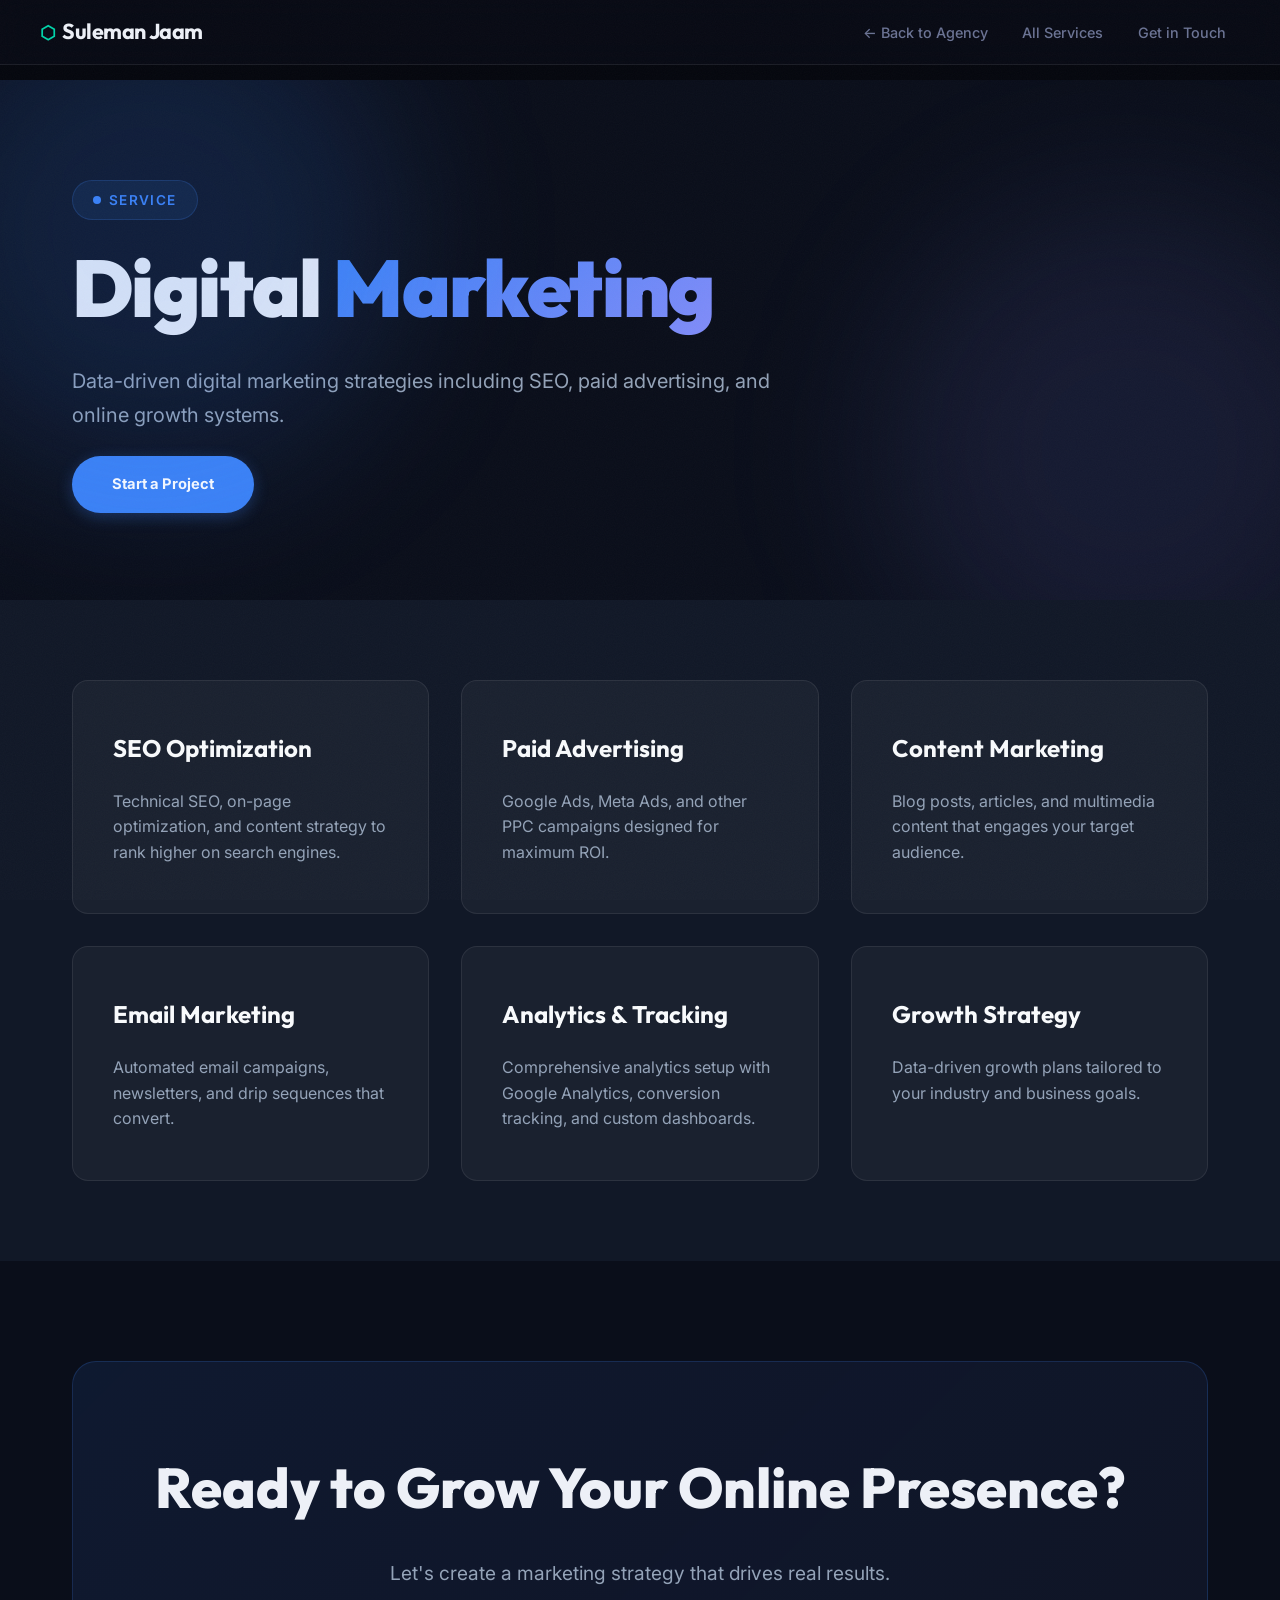
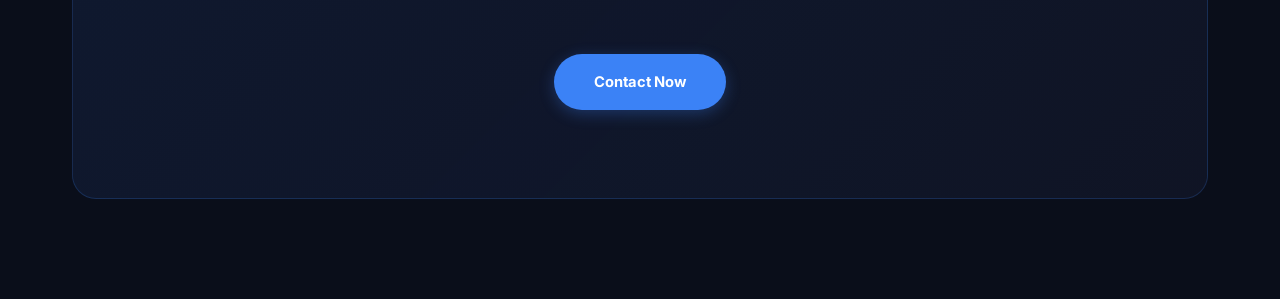
<file: agency/digital-marketing/index.html>
<!DOCTYPE html>
<html lang="en">

<head>
    <meta charset="UTF-8">
    <meta name="viewport" content="width=device-width, initial-scale=1.0">
    <title>Digital Marketing - Suleman Jaam Agency</title>
    <link rel="preconnect" href="https://fonts.googleapis.com">
    <link rel="preconnect" href="https://fonts.gstatic.com" crossorigin>
    <link
        href="https://fonts.googleapis.com/css2?family=Inter:wght@300;400;500;600&family=Outfit:wght@400;500;600;700;800;900&display=swap"
        rel="stylesheet">
    <link rel="stylesheet" href="../../style.css">
    <link rel="stylesheet" href="../style.css">
    <link rel="stylesheet" href="style.css">
</head>

<body>
    <div class="noise-overlay" aria-hidden="true"></div>
    <header class="header" id="header">
        <nav class="nav-container">
            <a href="/" class="nav-logo"><span class="logo-icon">⬡</span> Suleman Jaam</a>
            <button class="nav-toggle" id="navToggle"
                aria-label="Toggle menu"><span></span><span></span><span></span></button>
            <ul class="nav-links" id="navLinks">
                <li><a href="/agency" class="nav-link">← Back to Agency</a></li>
                <li><a href="/agency#services" class="nav-link">All Services</a></li>
                <li><a href="/contact" class="nav-link">Get in Touch</a></li>
            </ul>
        </nav>
    </header>
    <main class="agency-v3-main">
        <section class="service-detail-hero">
            <div class="hero-glow hero-glow-1"></div>
            <div class="hero-glow hero-glow-2"></div>
            <div class="container relative z-10 text-center">
                <div class="v3-badge mx-auto"><span class="pulse-dot"></span> Service</div>
                <h1 class="hero-v3-title">Digital <span class="text-glow">Marketing</span></h1>
                <p class="hero-v3-subtitle mx-auto">Data-driven digital marketing strategies including SEO, paid
                    advertising, and online growth systems.</p>
                <a href="/contact" class="btn btn-v3-primary mt-6">Start a Project</a>
            </div>
        </section>
        <section class="service-detail-content">
            <div class="container">
                <div class="service-detail-grid">
                    <div class="service-detail-card" data-reveal>
                        <h3>SEO Optimization</h3>
                        <p>Technical SEO, on-page optimization, and content strategy to rank higher on search engines.
                        </p>
                    </div>
                    <div class="service-detail-card" data-reveal>
                        <h3>Paid Advertising</h3>
                        <p>Google Ads, Meta Ads, and other PPC campaigns designed for maximum ROI.</p>
                    </div>
                    <div class="service-detail-card" data-reveal>
                        <h3>Content Marketing</h3>
                        <p>Blog posts, articles, and multimedia content that engages your target audience.</p>
                    </div>
                    <div class="service-detail-card" data-reveal>
                        <h3>Email Marketing</h3>
                        <p>Automated email campaigns, newsletters, and drip sequences that convert.</p>
                    </div>
                    <div class="service-detail-card" data-reveal>
                        <h3>Analytics & Tracking</h3>
                        <p>Comprehensive analytics setup with Google Analytics, conversion tracking, and custom
                            dashboards.</p>
                    </div>
                    <div class="service-detail-card" data-reveal>
                        <h3>Growth Strategy</h3>
                        <p>Data-driven growth plans tailored to your industry and business goals.</p>
                    </div>
                </div>
            </div>
        </section>
        <section class="cta-v3" id="cta">
            <div class="container">
                <div class="cta-v3-box" data-reveal>
                    <h2>Ready to Grow Your Online Presence?</h2>
                    <p>Let's create a marketing strategy that drives real results.</p><a href="/contact"
                        class="btn btn-v3-primary mt-6">Contact Now</a>
                </div>
            </div>
        </section>
    </main>
    <script src="../../script.js"></script>
    <script src="../script.js"></script>
</body>

</html>
</file>
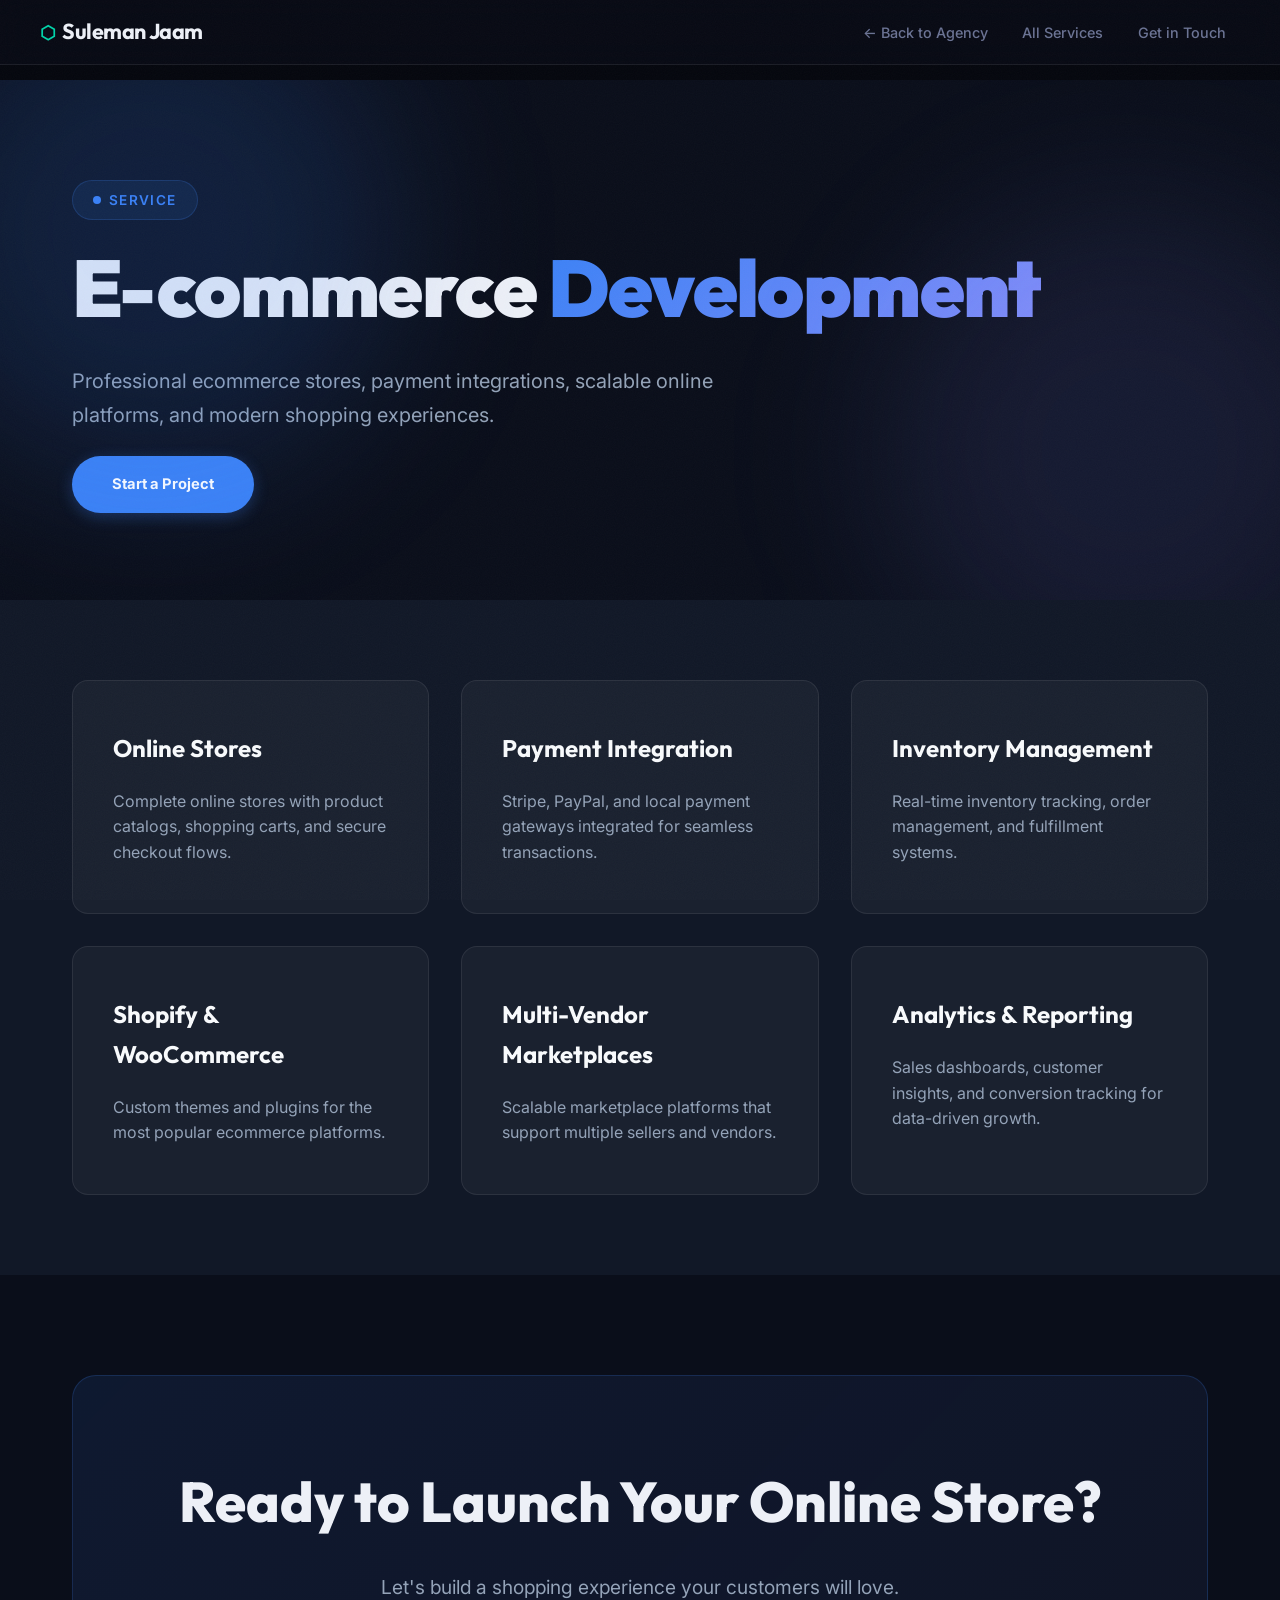
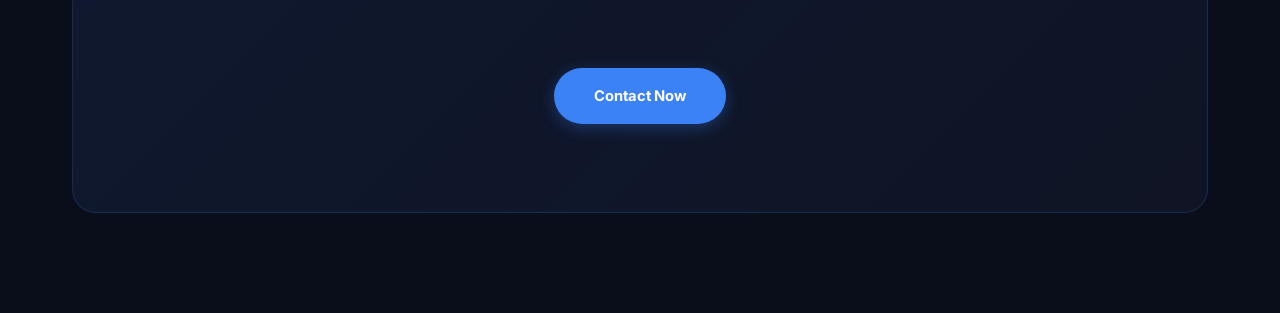
<file: agency/ecommerce-development/index.html>
<!DOCTYPE html>
<html lang="en">

<head>
    <meta charset="UTF-8">
    <meta name="viewport" content="width=device-width, initial-scale=1.0">
    <title>E-commerce Development - Suleman Jaam Agency</title>
    <link rel="preconnect" href="https://fonts.googleapis.com">
    <link rel="preconnect" href="https://fonts.gstatic.com" crossorigin>
    <link
        href="https://fonts.googleapis.com/css2?family=Inter:wght@300;400;500;600&family=Outfit:wght@400;500;600;700;800;900&display=swap"
        rel="stylesheet">
    <link rel="stylesheet" href="../../style.css">
    <link rel="stylesheet" href="../style.css">
    <link rel="stylesheet" href="style.css">
</head>

<body>
    <div class="noise-overlay" aria-hidden="true"></div>
    <header class="header" id="header">
        <nav class="nav-container">
            <a href="/" class="nav-logo"><span class="logo-icon">⬡</span> Suleman Jaam</a>
            <button class="nav-toggle" id="navToggle"
                aria-label="Toggle menu"><span></span><span></span><span></span></button>
            <ul class="nav-links" id="navLinks">
                <li><a href="/agency" class="nav-link">← Back to Agency</a></li>
                <li><a href="/agency#services" class="nav-link">All Services</a></li>
                <li><a href="/contact" class="nav-link">Get in Touch</a></li>
            </ul>
        </nav>
    </header>
    <main class="agency-v3-main">
        <section class="service-detail-hero">
            <div class="hero-glow hero-glow-1"></div>
            <div class="hero-glow hero-glow-2"></div>
            <div class="container relative z-10 text-center">
                <div class="v3-badge mx-auto"><span class="pulse-dot"></span> Service</div>
                <h1 class="hero-v3-title">E-commerce <span class="text-glow">Development</span></h1>
                <p class="hero-v3-subtitle mx-auto">Professional ecommerce stores, payment integrations, scalable online
                    platforms, and modern shopping experiences.</p>
                <a href="/contact" class="btn btn-v3-primary mt-6">Start a Project</a>
            </div>
        </section>
        <section class="service-detail-content">
            <div class="container">
                <div class="service-detail-grid">
                    <div class="service-detail-card" data-reveal>
                        <h3>Online Stores</h3>
                        <p>Complete online stores with product catalogs, shopping carts, and secure checkout flows.</p>
                    </div>
                    <div class="service-detail-card" data-reveal>
                        <h3>Payment Integration</h3>
                        <p>Stripe, PayPal, and local payment gateways integrated for seamless transactions.</p>
                    </div>
                    <div class="service-detail-card" data-reveal>
                        <h3>Inventory Management</h3>
                        <p>Real-time inventory tracking, order management, and fulfillment systems.</p>
                    </div>
                    <div class="service-detail-card" data-reveal>
                        <h3>Shopify & WooCommerce</h3>
                        <p>Custom themes and plugins for the most popular ecommerce platforms.</p>
                    </div>
                    <div class="service-detail-card" data-reveal>
                        <h3>Multi-Vendor Marketplaces</h3>
                        <p>Scalable marketplace platforms that support multiple sellers and vendors.</p>
                    </div>
                    <div class="service-detail-card" data-reveal>
                        <h3>Analytics & Reporting</h3>
                        <p>Sales dashboards, customer insights, and conversion tracking for data-driven growth.</p>
                    </div>
                </div>
            </div>
        </section>
        <section class="cta-v3" id="cta">
            <div class="container">
                <div class="cta-v3-box" data-reveal>
                    <h2>Ready to Launch Your Online Store?</h2>
                    <p>Let's build a shopping experience your customers will love.</p><a href="/contact"
                        class="btn btn-v3-primary mt-6">Contact Now</a>
                </div>
            </div>
        </section>
    </main>
    <script src="../../script.js"></script>
    <script src="../script.js"></script>
</body>

</html>
</file>
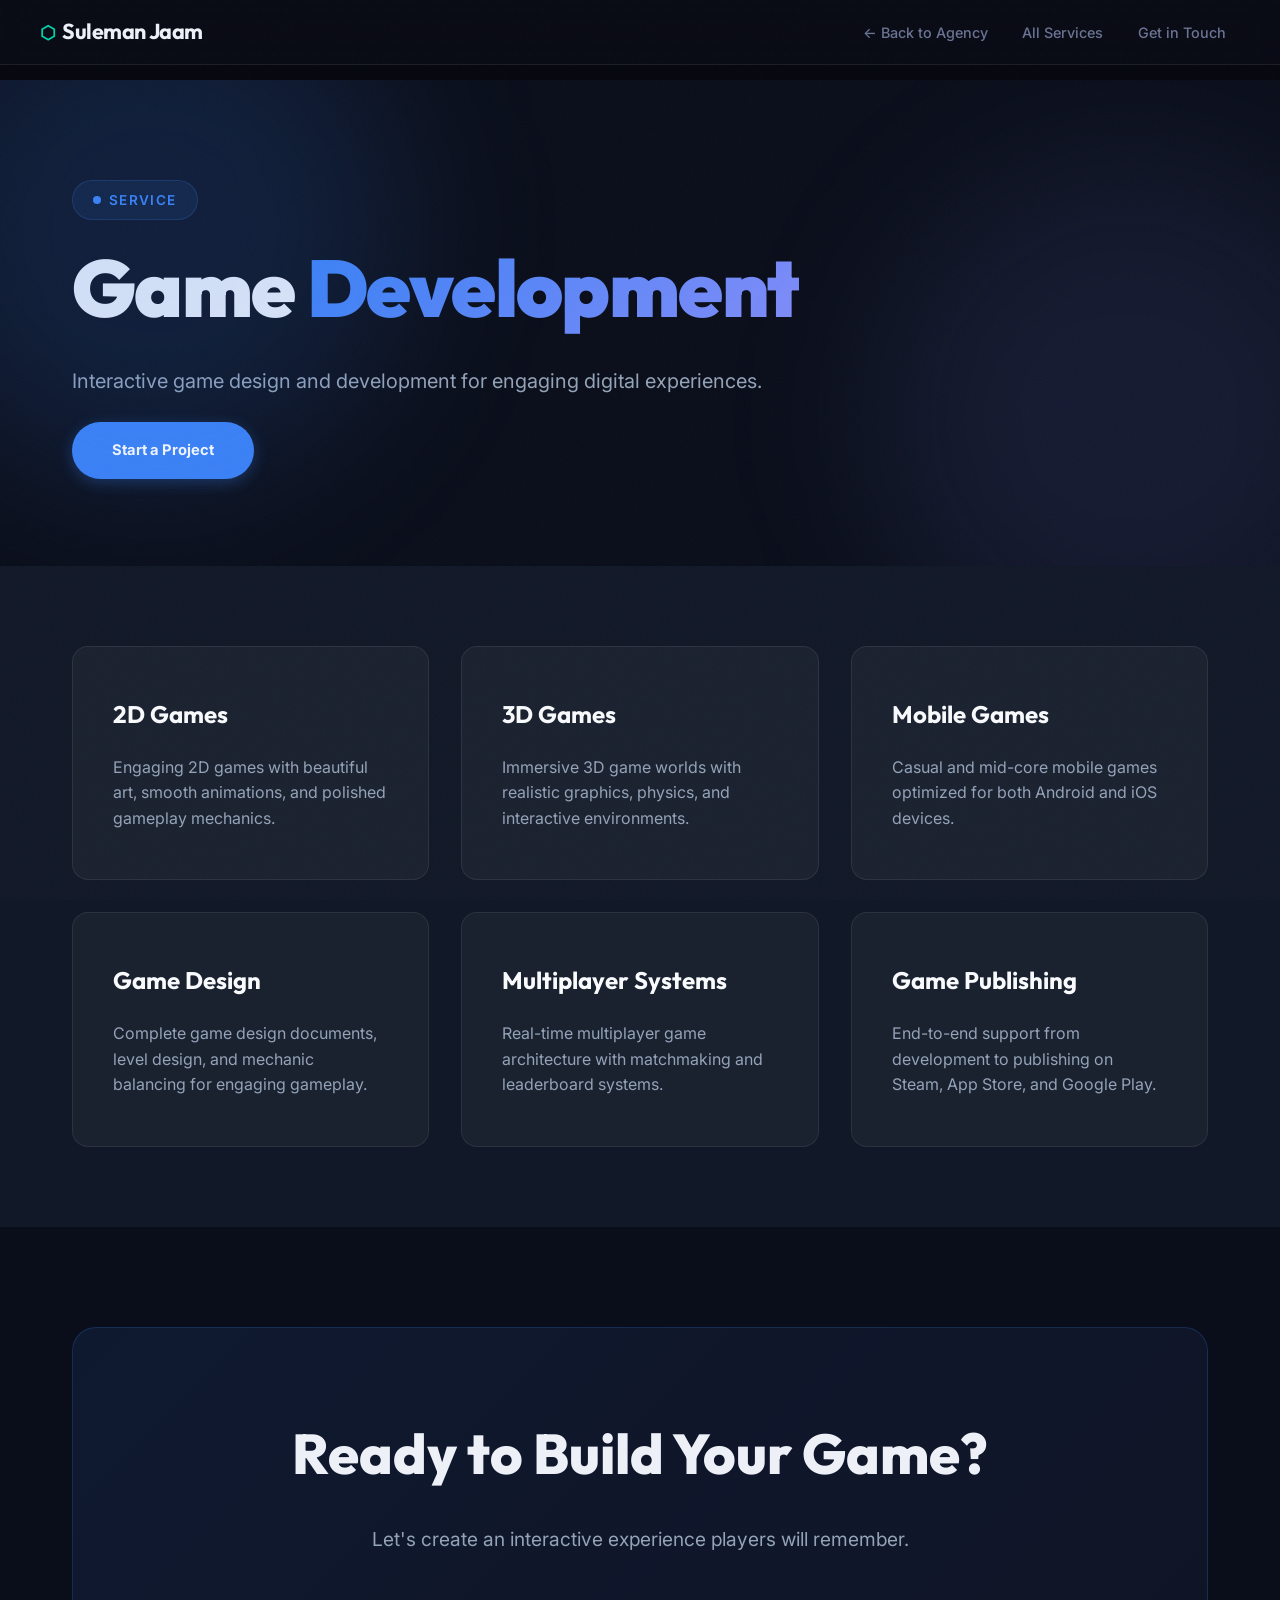
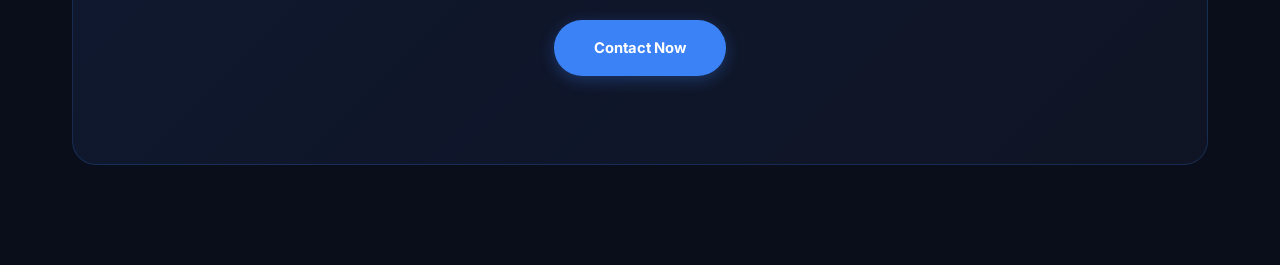
<file: agency/game-development/index.html>
<!DOCTYPE html>
<html lang="en">

<head>
    <meta charset="UTF-8">
    <meta name="viewport" content="width=device-width, initial-scale=1.0">
    <title>Game Development - Suleman Jaam Agency</title>
    <link rel="preconnect" href="https://fonts.googleapis.com">
    <link rel="preconnect" href="https://fonts.gstatic.com" crossorigin>
    <link
        href="https://fonts.googleapis.com/css2?family=Inter:wght@300;400;500;600&family=Outfit:wght@400;500;600;700;800;900&display=swap"
        rel="stylesheet">
    <link rel="stylesheet" href="../../style.css">
    <link rel="stylesheet" href="../style.css">
    <link rel="stylesheet" href="style.css">
</head>

<body>
    <div class="noise-overlay" aria-hidden="true"></div>
    <header class="header" id="header">
        <nav class="nav-container">
            <a href="/" class="nav-logo"><span class="logo-icon">⬡</span> Suleman Jaam</a>
            <button class="nav-toggle" id="navToggle"
                aria-label="Toggle menu"><span></span><span></span><span></span></button>
            <ul class="nav-links" id="navLinks">
                <li><a href="/agency" class="nav-link">← Back to Agency</a></li>
                <li><a href="/agency#services" class="nav-link">All Services</a></li>
                <li><a href="/contact" class="nav-link">Get in Touch</a></li>
            </ul>
        </nav>
    </header>
    <main class="agency-v3-main">
        <section class="service-detail-hero">
            <div class="hero-glow hero-glow-1"></div>
            <div class="hero-glow hero-glow-2"></div>
            <div class="container relative z-10 text-center">
                <div class="v3-badge mx-auto"><span class="pulse-dot"></span> Service</div>
                <h1 class="hero-v3-title">Game <span class="text-glow">Development</span></h1>
                <p class="hero-v3-subtitle mx-auto">Interactive game design and development for engaging digital
                    experiences.</p>
                <a href="/contact" class="btn btn-v3-primary mt-6">Start a Project</a>
            </div>
        </section>
        <section class="service-detail-content">
            <div class="container">
                <div class="service-detail-grid">
                    <div class="service-detail-card" data-reveal>
                        <h3>2D Games</h3>
                        <p>Engaging 2D games with beautiful art, smooth animations, and polished gameplay mechanics.</p>
                    </div>
                    <div class="service-detail-card" data-reveal>
                        <h3>3D Games</h3>
                        <p>Immersive 3D game worlds with realistic graphics, physics, and interactive environments.</p>
                    </div>
                    <div class="service-detail-card" data-reveal>
                        <h3>Mobile Games</h3>
                        <p>Casual and mid-core mobile games optimized for both Android and iOS devices.</p>
                    </div>
                    <div class="service-detail-card" data-reveal>
                        <h3>Game Design</h3>
                        <p>Complete game design documents, level design, and mechanic balancing for engaging gameplay.
                        </p>
                    </div>
                    <div class="service-detail-card" data-reveal>
                        <h3>Multiplayer Systems</h3>
                        <p>Real-time multiplayer game architecture with matchmaking and leaderboard systems.</p>
                    </div>
                    <div class="service-detail-card" data-reveal>
                        <h3>Game Publishing</h3>
                        <p>End-to-end support from development to publishing on Steam, App Store, and Google Play.</p>
                    </div>
                </div>
            </div>
        </section>
        <section class="cta-v3" id="cta">
            <div class="container">
                <div class="cta-v3-box" data-reveal>
                    <h2>Ready to Build Your Game?</h2>
                    <p>Let's create an interactive experience players will remember.</p><a href="/contact"
                        class="btn btn-v3-primary mt-6">Contact Now</a>
                </div>
            </div>
        </section>
    </main>
    <script src="../../script.js"></script>
    <script src="../script.js"></script>
</body>

</html>
</file>
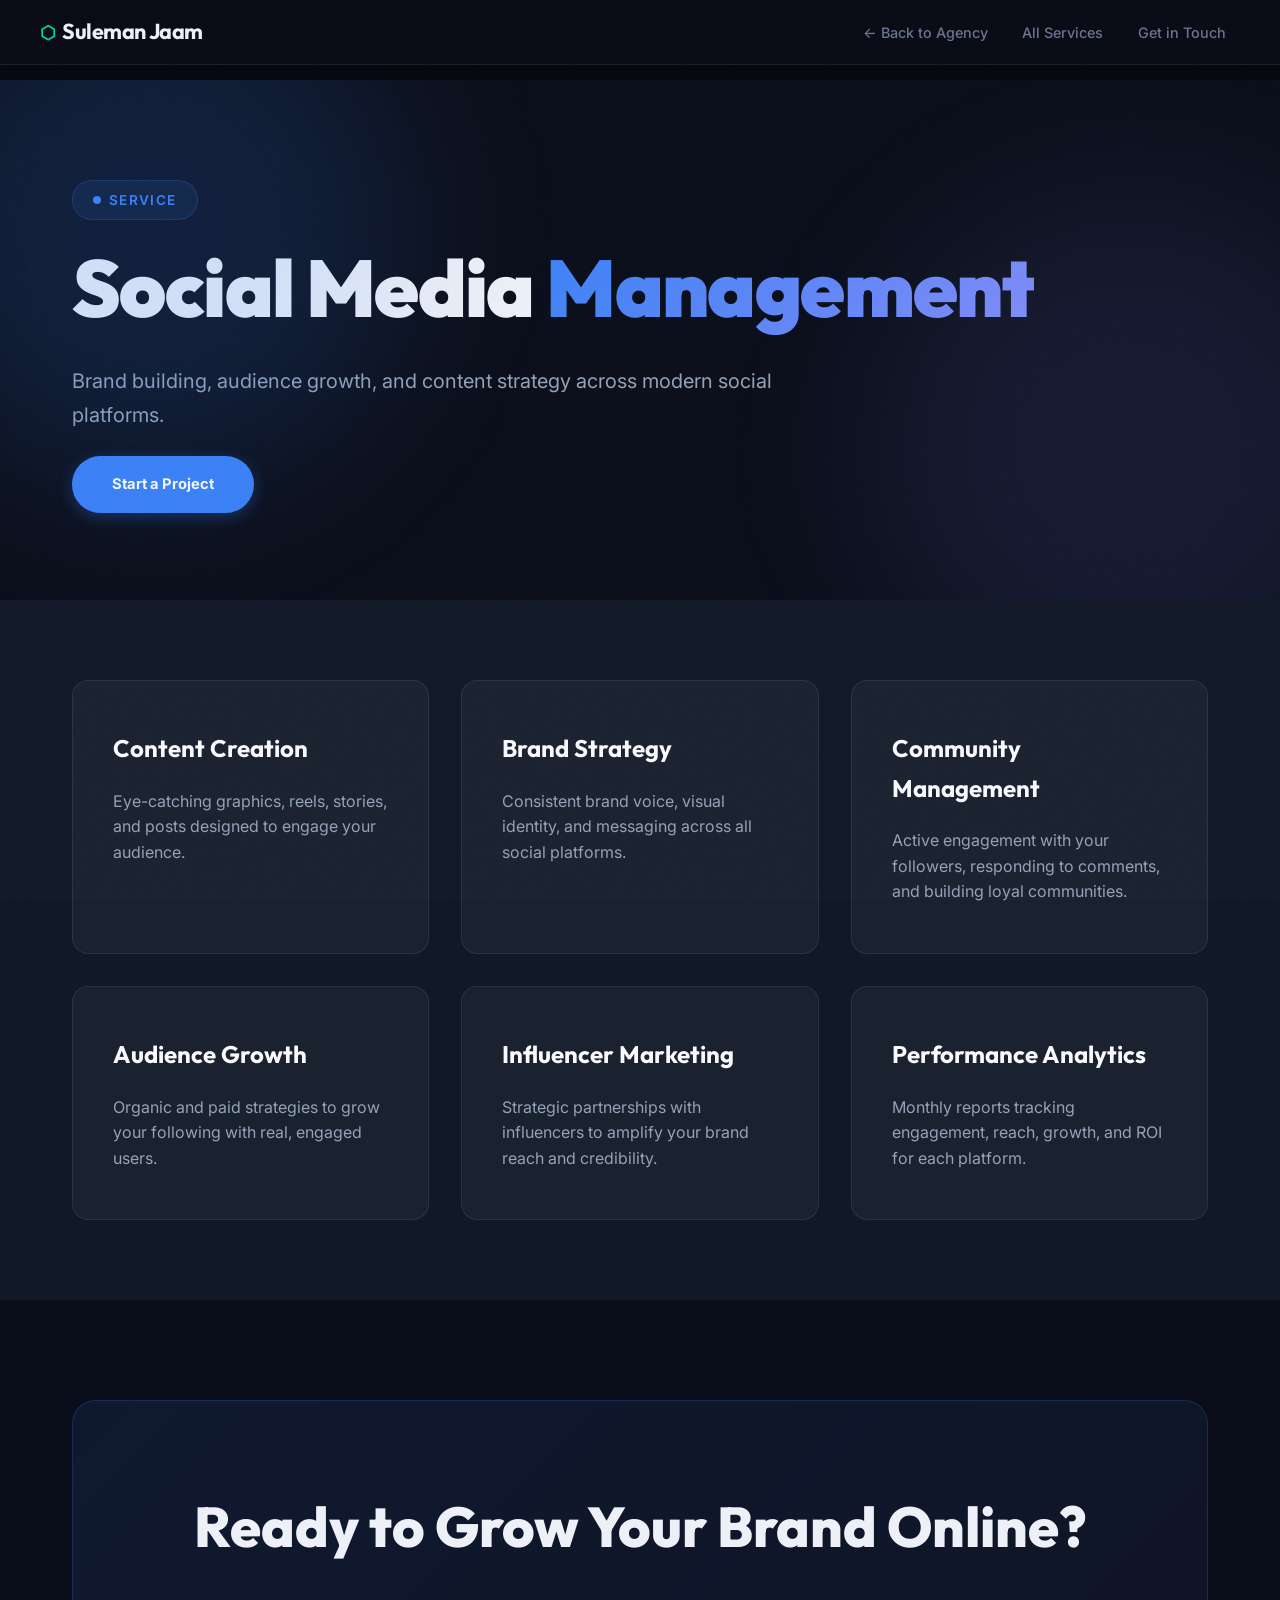
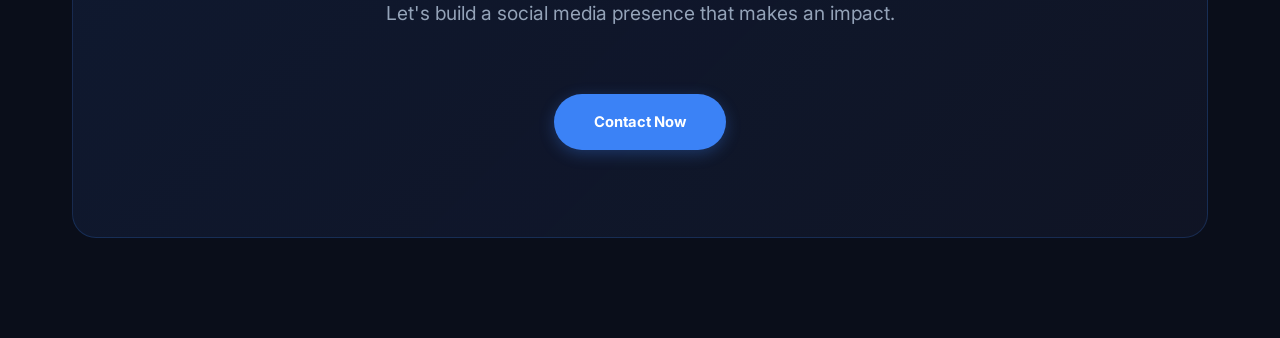
<file: agency/social-media/index.html>
<!DOCTYPE html>
<html lang="en">

<head>
    <meta charset="UTF-8">
    <meta name="viewport" content="width=device-width, initial-scale=1.0">
    <title>Social Media Management - Suleman Jaam Agency</title>
    <link rel="preconnect" href="https://fonts.googleapis.com">
    <link rel="preconnect" href="https://fonts.gstatic.com" crossorigin>
    <link
        href="https://fonts.googleapis.com/css2?family=Inter:wght@300;400;500;600&family=Outfit:wght@400;500;600;700;800;900&display=swap"
        rel="stylesheet">
    <link rel="stylesheet" href="../../style.css">
    <link rel="stylesheet" href="../style.css">
    <link rel="stylesheet" href="style.css">
</head>

<body>
    <div class="noise-overlay" aria-hidden="true"></div>
    <header class="header" id="header">
        <nav class="nav-container">
            <a href="/" class="nav-logo"><span class="logo-icon">⬡</span> Suleman Jaam</a>
            <button class="nav-toggle" id="navToggle"
                aria-label="Toggle menu"><span></span><span></span><span></span></button>
            <ul class="nav-links" id="navLinks">
                <li><a href="/agency" class="nav-link">← Back to Agency</a></li>
                <li><a href="/agency#services" class="nav-link">All Services</a></li>
                <li><a href="/contact" class="nav-link">Get in Touch</a></li>
            </ul>
        </nav>
    </header>
    <main class="agency-v3-main">
        <section class="service-detail-hero">
            <div class="hero-glow hero-glow-1"></div>
            <div class="hero-glow hero-glow-2"></div>
            <div class="container relative z-10 text-center">
                <div class="v3-badge mx-auto"><span class="pulse-dot"></span> Service</div>
                <h1 class="hero-v3-title">Social Media <span class="text-glow">Management</span></h1>
                <p class="hero-v3-subtitle mx-auto">Brand building, audience growth, and content strategy across modern
                    social platforms.</p>
                <a href="/contact" class="btn btn-v3-primary mt-6">Start a Project</a>
            </div>
        </section>
        <section class="service-detail-content">
            <div class="container">
                <div class="service-detail-grid">
                    <div class="service-detail-card" data-reveal>
                        <h3>Content Creation</h3>
                        <p>Eye-catching graphics, reels, stories, and posts designed to engage your audience.</p>
                    </div>
                    <div class="service-detail-card" data-reveal>
                        <h3>Brand Strategy</h3>
                        <p>Consistent brand voice, visual identity, and messaging across all social platforms.</p>
                    </div>
                    <div class="service-detail-card" data-reveal>
                        <h3>Community Management</h3>
                        <p>Active engagement with your followers, responding to comments, and building loyal
                            communities.</p>
                    </div>
                    <div class="service-detail-card" data-reveal>
                        <h3>Audience Growth</h3>
                        <p>Organic and paid strategies to grow your following with real, engaged users.</p>
                    </div>
                    <div class="service-detail-card" data-reveal>
                        <h3>Influencer Marketing</h3>
                        <p>Strategic partnerships with influencers to amplify your brand reach and credibility.</p>
                    </div>
                    <div class="service-detail-card" data-reveal>
                        <h3>Performance Analytics</h3>
                        <p>Monthly reports tracking engagement, reach, growth, and ROI for each platform.</p>
                    </div>
                </div>
            </div>
        </section>
        <section class="cta-v3" id="cta">
            <div class="container">
                <div class="cta-v3-box" data-reveal>
                    <h2>Ready to Grow Your Brand Online?</h2>
                    <p>Let's build a social media presence that makes an impact.</p><a href="/contact"
                        class="btn btn-v3-primary mt-6">Contact Now</a>
                </div>
            </div>
        </section>
    </main>
    <script src="../../script.js"></script>
    <script src="../script.js"></script>
</body>

</html>
</file>
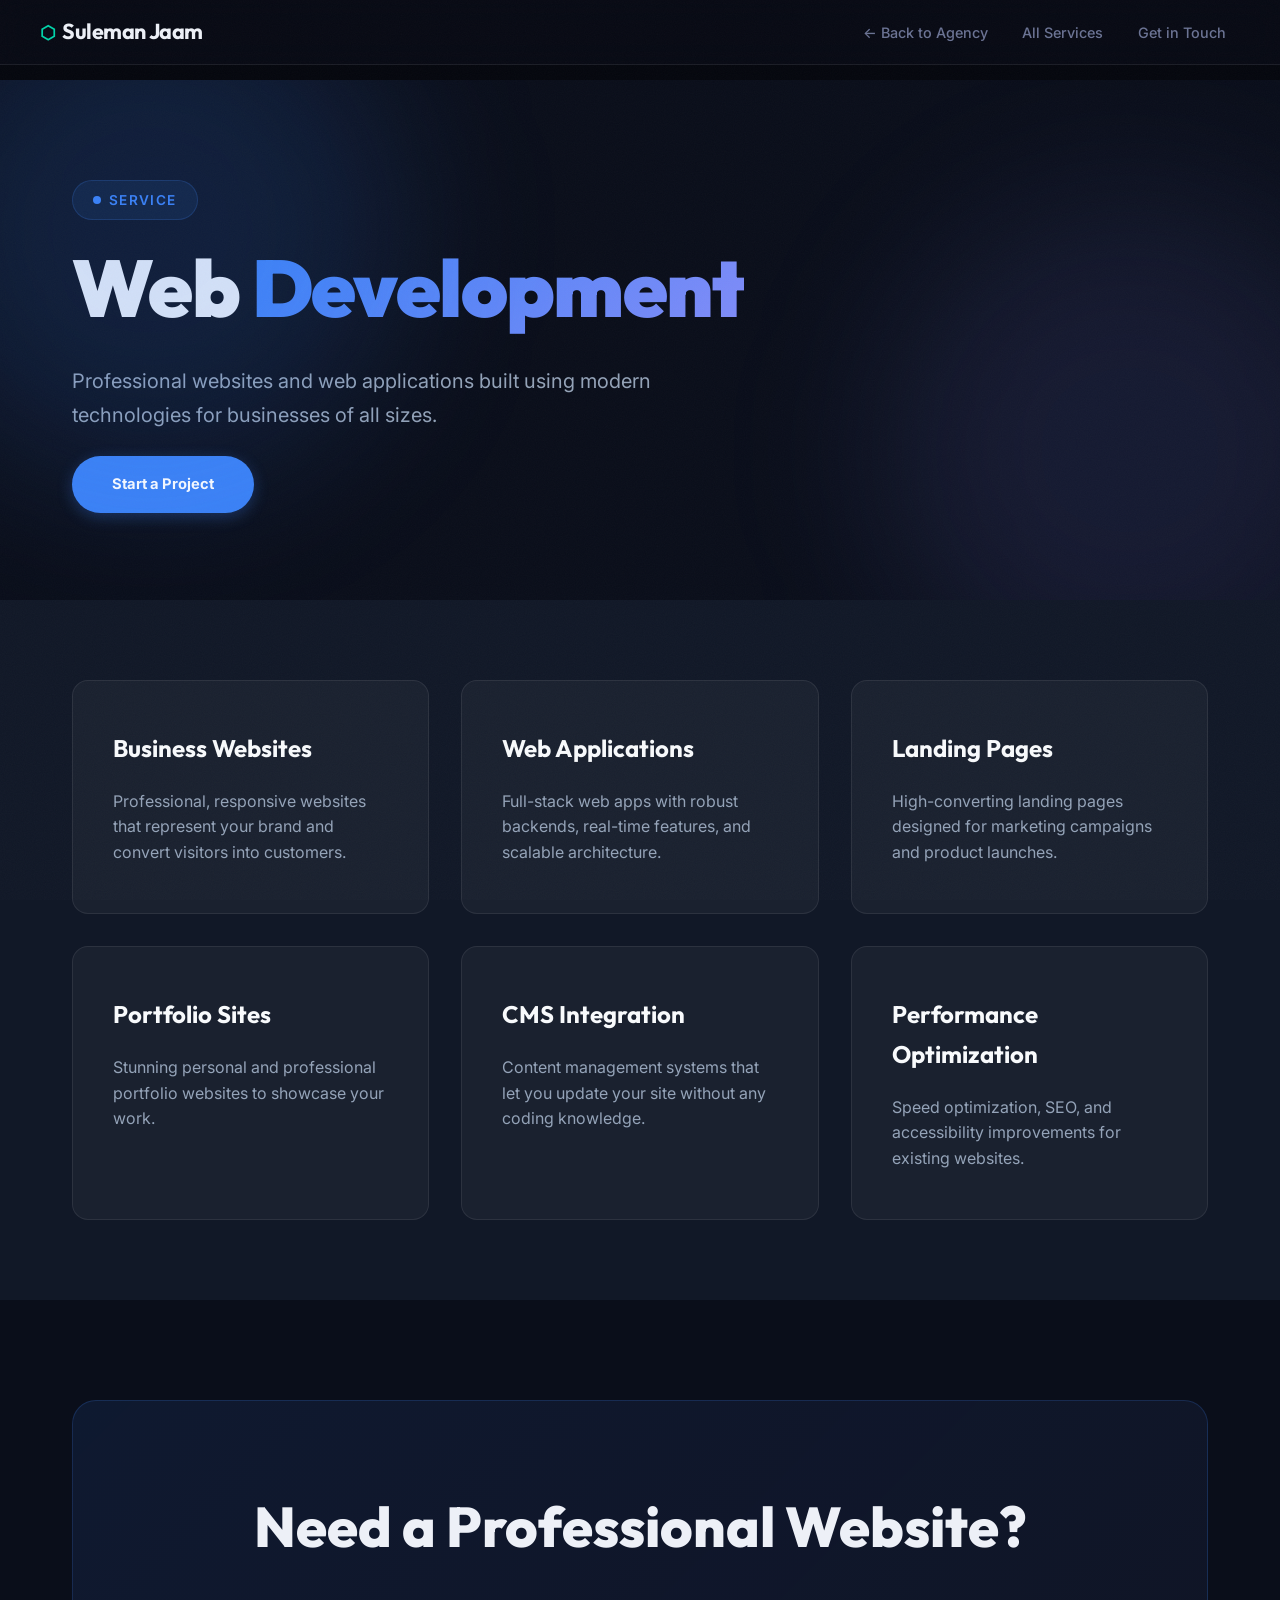
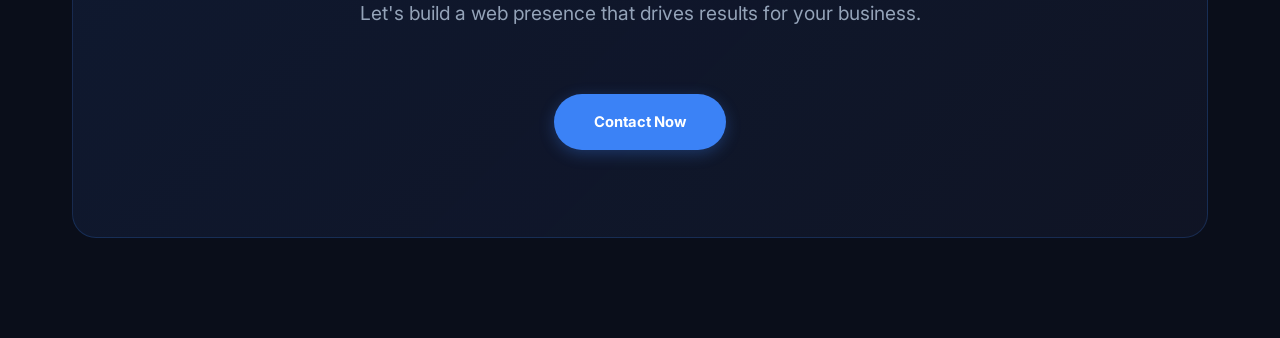
<file: agency/web-development/index.html>
<!DOCTYPE html>
<html lang="en">

<head>
    <meta charset="UTF-8">
    <meta name="viewport" content="width=device-width, initial-scale=1.0">
    <title>Web Development - Suleman Jaam Agency</title>
    <link rel="preconnect" href="https://fonts.googleapis.com">
    <link rel="preconnect" href="https://fonts.gstatic.com" crossorigin>
    <link
        href="https://fonts.googleapis.com/css2?family=Inter:wght@300;400;500;600&family=Outfit:wght@400;500;600;700;800;900&display=swap"
        rel="stylesheet">
    <link rel="stylesheet" href="../../style.css">
    <link rel="stylesheet" href="../style.css">
    <link rel="stylesheet" href="style.css">
</head>

<body>
    <div class="noise-overlay" aria-hidden="true"></div>
    <header class="header" id="header">
        <nav class="nav-container">
            <a href="/" class="nav-logo"><span class="logo-icon">⬡</span> Suleman Jaam</a>
            <button class="nav-toggle" id="navToggle"
                aria-label="Toggle menu"><span></span><span></span><span></span></button>
            <ul class="nav-links" id="navLinks">
                <li><a href="/agency" class="nav-link">← Back to Agency</a></li>
                <li><a href="/agency#services" class="nav-link">All Services</a></li>
                <li><a href="/contact" class="nav-link">Get in Touch</a></li>
            </ul>
        </nav>
    </header>
    <main class="agency-v3-main">
        <section class="service-detail-hero">
            <div class="hero-glow hero-glow-1"></div>
            <div class="hero-glow hero-glow-2"></div>
            <div class="container relative z-10 text-center">
                <div class="v3-badge mx-auto"><span class="pulse-dot"></span> Service</div>
                <h1 class="hero-v3-title">Web <span class="text-glow">Development</span></h1>
                <p class="hero-v3-subtitle mx-auto">Professional websites and web applications built using modern
                    technologies for businesses of all sizes.</p>
                <a href="/contact" class="btn btn-v3-primary mt-6">Start a Project</a>
            </div>
        </section>
        <section class="service-detail-content">
            <div class="container">
                <div class="service-detail-grid">
                    <div class="service-detail-card" data-reveal>
                        <h3>Business Websites</h3>
                        <p>Professional, responsive websites that represent your brand and convert visitors into
                            customers.</p>
                    </div>
                    <div class="service-detail-card" data-reveal>
                        <h3>Web Applications</h3>
                        <p>Full-stack web apps with robust backends, real-time features, and scalable architecture.</p>
                    </div>
                    <div class="service-detail-card" data-reveal>
                        <h3>Landing Pages</h3>
                        <p>High-converting landing pages designed for marketing campaigns and product launches.</p>
                    </div>
                    <div class="service-detail-card" data-reveal>
                        <h3>Portfolio Sites</h3>
                        <p>Stunning personal and professional portfolio websites to showcase your work.</p>
                    </div>
                    <div class="service-detail-card" data-reveal>
                        <h3>CMS Integration</h3>
                        <p>Content management systems that let you update your site without any coding knowledge.</p>
                    </div>
                    <div class="service-detail-card" data-reveal>
                        <h3>Performance Optimization</h3>
                        <p>Speed optimization, SEO, and accessibility improvements for existing websites.</p>
                    </div>
                </div>
            </div>
        </section>
        <section class="cta-v3" id="cta">
            <div class="container">
                <div class="cta-v3-box" data-reveal>
                    <h2>Need a Professional Website?</h2>
                    <p>Let's build a web presence that drives results for your business.</p>
                    <a href="/contact" class="btn btn-v3-primary mt-6">Contact Now</a>
                </div>
            </div>
        </section>
    </main>
    <script src="../../script.js"></script>
    <script src="../script.js"></script>
</body>

</html>
</file>
<file: style.css>
/* ============================================
   Suleman Jaam - AI Engineer Portfolio
   Premium dark theme · Glassmorphism · 3D · Floating
   ============================================ */

/* ---------- DESIGN TOKENS ---------- */
:root {
  --bg-primary: #05070e;
  --bg-secondary: #0a0d16;
  --bg-card: rgba(15, 19, 30, 0.65);
  --bg-card-solid: #0f131e;
  --text-primary: #edf0f7;
  --text-secondary: #c4cade;
  --text-muted: #6b7394;
  --accent: #00d4aa;
  --accent-2: #7c3aed;
  --accent-3: #06b6d4;
  --accent-dim: rgba(0, 212, 170, 0.12);
  --accent-glow: rgba(0, 212, 170, 0.2);
  --accent-2-dim: rgba(124, 58, 237, 0.12);
  --gradient-accent: linear-gradient(135deg, #00d4aa 0%, #06b6d4 50%, #7c3aed 100%);
  --gradient-text: linear-gradient(135deg, #00d4aa 0%, #06b6d4 40%, #a78bfa 100%);
  --border: rgba(255, 255, 255, 0.06);
  --border-hover: rgba(0, 212, 170, 0.3);
  --font-heading: 'Outfit', sans-serif;
  --font-body: 'Inter', sans-serif;
  --radius: 14px;
  --radius-lg: 22px;
  --radius-xl: 28px;
  --shadow-card: 0 8px 32px rgba(0, 0, 0, 0.4);
  --shadow-glow: 0 0 60px rgba(0, 212, 170, 0.08);
  --transition: 0.35s cubic-bezier(0.4, 0, 0.2, 1);
  --transition-fast: 0.2s cubic-bezier(0.4, 0, 0.2, 1);
}

/* ---------- RESET ---------- */
*,
*::before,
*::after {
  box-sizing: border-box;
  margin: 0;
  padding: 0;
}

html {
  scroll-behavior: smooth;
  -webkit-font-smoothing: antialiased;
  -moz-osx-font-smoothing: grayscale;
}

body {
  font-family: var(--font-body);
  background: var(--bg-primary);
  color: var(--text-primary);
  line-height: 1.65;
  overflow-x: hidden;
  min-height: 100vh;
}

a {
  color: inherit;
  text-decoration: none;
}

img {
  max-width: 100%;
  height: auto;
  display: block;
}

ul {
  list-style: none;
}

/* ---------- NOISE TEXTURE OVERLAY ---------- */
.noise-overlay {
  position: fixed;
  inset: 0;
  z-index: 9999;
  pointer-events: none;
  opacity: 0.03;
  background-image: url("data:image/svg+xml,%3Csvg viewBox='0 0 256 256' xmlns='http://www.w3.org/2000/svg'%3E%3Cfilter id='noise'%3E%3CfeTurbulence type='fractalNoise' baseFrequency='0.9' numOctaves='4' stitchTiles='stitch'/%3E%3C/filter%3E%3Crect width='100%25' height='100%25' filter='url(%23noise)'/%3E%3C/svg%3E");
  background-repeat: repeat;
  background-size: 256px 256px;
}

/* ---------- UTILITY ---------- */
.container {
  width: 100%;
  max-width: 1200px;
  margin: 0 auto;
  padding: 0 2rem;
}

/* ---------- SCROLL REVEAL ---------- */
[data-reveal] {
  opacity: 0;
  transform: translateY(32px);
  transition: opacity 0.7s cubic-bezier(0.16, 1, 0.3, 1),
    transform 0.7s cubic-bezier(0.16, 1, 0.3, 1);
}

[data-reveal].revealed {
  opacity: 1;
  transform: translateY(0);
}

/* ---------- GRADIENT TEXT ---------- */
.gradient-text {
  background: var(--gradient-text);
  -webkit-background-clip: text;
  -webkit-text-fill-color: transparent;
  background-clip: text;
}

/* ========== NAVBAR ========== */
.navbar {
  position: fixed;
  top: 0;
  left: 0;
  right: 0;
  z-index: 1000;
  padding: 0.9rem 2rem;
  background: rgba(5, 7, 14, 0.4);
  backdrop-filter: blur(0);
  -webkit-backdrop-filter: blur(0);
  border-bottom: 1px solid transparent;
  transition: background var(--transition),
    backdrop-filter var(--transition),
    border-color var(--transition),
    padding var(--transition);
}

.navbar.scrolled {
  background: rgba(5, 7, 14, 0.82);
  backdrop-filter: blur(20px);
  -webkit-backdrop-filter: blur(20px);
  border-color: var(--border);
  padding: 0.65rem 2rem;
}

.nav-container {
  max-width: 1200px;
  margin: 0 auto;
  display: flex;
  align-items: center;
  justify-content: space-between;
}

.nav-logo {
  font-family: var(--font-heading);
  font-weight: 700;
  font-size: 1.35rem;
  letter-spacing: -0.02em;
  display: flex;
  align-items: center;
  gap: 0.4rem;
  transition: var(--transition);
}

.logo-icon {
  color: var(--accent);
  font-size: 1.1rem;
  transition: transform var(--transition);
}

.nav-logo:hover .logo-icon {
  transform: rotate(60deg);
}

.nav-links {
  display: flex;
  gap: 0.35rem;
}

.nav-link {
  font-size: 0.9rem;
  font-weight: 500;
  color: var(--text-muted);
  padding: 0.45rem 0.9rem;
  border-radius: 8px;
  transition: color var(--transition), background var(--transition);
}

.nav-link:hover,
.nav-link.active {
  color: var(--text-primary);
  background: rgba(255, 255, 255, 0.05);
}

.nav-link.active {
  color: var(--accent);
}

.nav-toggle {
  display: none;
  flex-direction: column;
  gap: 5px;
  background: none;
  border: none;
  cursor: pointer;
  padding: 6px;
  color: var(--text-primary);
  z-index: 1001;
}

.nav-toggle span {
  width: 24px;
  height: 2px;
  background: currentColor;
  border-radius: 2px;
  transition: var(--transition);
  transform-origin: center;
}

.nav-toggle.active span:nth-child(1) {
  transform: rotate(45deg) translate(5px, 5px);
}

.nav-toggle.active span:nth-child(2) {
  opacity: 0;
  transform: scaleX(0);
}

.nav-toggle.active span:nth-child(3) {
  transform: rotate(-45deg) translate(5px, -5px);
}

/* ========== HERO ========== */
.hero {
  min-height: 100vh;
  display: flex;
  align-items: center;
  padding: 7rem 2rem 5rem;
  position: relative;
  overflow: hidden;
}

.hero-canvas {
  position: absolute;
  inset: 0;
  width: 100%;
  height: 100%;
  pointer-events: none;
  z-index: 0;
}

.hero-bg {
  position: absolute;
  inset: 0;
  background:
    radial-gradient(ellipse 80% 50% at 50% -15%, rgba(0, 212, 170, 0.12), transparent 55%),
    radial-gradient(ellipse 60% 40% at 80% 35%, rgba(124, 58, 237, 0.08), transparent 50%),
    radial-gradient(ellipse 50% 40% at 15% 65%, rgba(6, 182, 212, 0.06), transparent 50%);
  pointer-events: none;
  z-index: 1;
}

/* Floating Orbs */
.floating-orb {
  position: absolute;
  border-radius: 50%;
  filter: blur(60px);
  pointer-events: none;
  z-index: 0;
  animation: orbFloat 8s ease-in-out infinite;
}

.orb-1 {
  width: 300px;
  height: 300px;
  background: radial-gradient(circle, rgba(0, 212, 170, 0.15), transparent 70%);
  top: 10%;
  left: -5%;
  animation-delay: 0s;
}

.orb-2 {
  width: 250px;
  height: 250px;
  background: radial-gradient(circle, rgba(124, 58, 237, 0.12), transparent 70%);
  top: 50%;
  right: -3%;
  animation-delay: -3s;
}

.orb-3 {
  width: 200px;
  height: 200px;
  background: radial-gradient(circle, rgba(6, 182, 212, 0.1), transparent 70%);
  bottom: 5%;
  left: 30%;
  animation-delay: -5s;
}

@keyframes orbFloat {

  0%,
  100% {
    transform: translate(0, 0) scale(1);
  }

  25% {
    transform: translate(20px, -30px) scale(1.05);
  }

  50% {
    transform: translate(-10px, 20px) scale(0.95);
  }

  75% {
    transform: translate(15px, -10px) scale(1.02);
  }
}

.hero-container {
  max-width: 1200px;
  margin: 0 auto;
  width: 100%;
  display: grid;
  grid-template-columns: 1fr auto;
  gap: 5rem;
  align-items: center;
  position: relative;
  z-index: 2;
}

.hero-content {
  max-width: 620px;
}

/* Hero badge */
.hero-badge {
  display: inline-flex;
  align-items: center;
  gap: 0.5rem;
  padding: 0.4rem 1rem 0.4rem 0.65rem;
  background: rgba(0, 212, 170, 0.08);
  border: 1px solid rgba(0, 212, 170, 0.2);
  border-radius: 100px;
  font-size: 0.82rem;
  font-weight: 500;
  color: var(--accent);
  margin-bottom: 1.5rem;
}

.badge-dot {
  width: 8px;
  height: 8px;
  background: var(--accent);
  border-radius: 50%;
  animation: pulse-dot 2s ease-in-out infinite;
}

@keyframes pulse-dot {

  0%,
  100% {
    opacity: 1;
    box-shadow: 0 0 0 0 rgba(0, 212, 170, 0.4);
  }

  50% {
    opacity: 0.7;
    box-shadow: 0 0 0 6px rgba(0, 212, 170, 0);
  }
}

.hero-headline {
  font-family: var(--font-heading);
  font-size: clamp(2.5rem, 5.5vw, 4rem);
  font-weight: 800;
  line-height: 1.1;
  letter-spacing: -0.04em;
  margin-bottom: 1.25rem;
}

.hero-subheadline {
  font-size: 1.1rem;
  color: var(--text-secondary);
  max-width: 520px;
  margin-bottom: 1.5rem;
  line-height: 1.7;
}

/* Tech stack badges */
.tech-badges {
  display: flex;
  flex-wrap: wrap;
  gap: 0.5rem;
  margin-bottom: 2rem;
}

.tech-badge {
  display: inline-flex;
  align-items: center;
  padding: 0.3rem 0.75rem;
  font-size: 0.78rem;
  font-weight: 500;
  color: var(--text-secondary);
  background: rgba(255, 255, 255, 0.04);
  border: 1px solid rgba(255, 255, 255, 0.08);
  border-radius: 100px;
  backdrop-filter: blur(8px);
  transition: var(--transition);
}

.tech-badge:hover {
  border-color: var(--accent);
  color: var(--accent);
  background: var(--accent-dim);
  transform: translateY(-2px);
}

.hero-buttons {
  display: flex;
  flex-wrap: wrap;
  gap: 1rem;
}

/* Buttons */
.btn {
  display: inline-flex;
  align-items: center;
  justify-content: center;
  gap: 0.5rem;
  padding: 0.85rem 1.75rem;
  font-family: var(--font-body);
  font-size: 0.92rem;
  font-weight: 600;
  border-radius: var(--radius);
  transition: var(--transition);
  cursor: pointer;
  border: none;
  position: relative;
  overflow: hidden;
}

.btn-primary {
  background: var(--gradient-accent);
  color: var(--bg-primary);
  box-shadow: 0 4px 20px rgba(0, 212, 170, 0.2);
}

.btn-primary::before {
  content: '';
  position: absolute;
  inset: 0;
  background: linear-gradient(135deg, rgba(255, 255, 255, 0.15) 0%, transparent 50%);
  opacity: 0;
  transition: opacity var(--transition);
}

.btn-primary:hover {
  transform: translateY(-3px);
  box-shadow: 0 8px 32px rgba(0, 212, 170, 0.35);
}

.btn-primary:hover::before {
  opacity: 1;
}

.btn-secondary {
  background: rgba(255, 255, 255, 0.04);
  color: var(--text-primary);
  border: 1px solid rgba(255, 255, 255, 0.1);
  backdrop-filter: blur(8px);
}

.btn-secondary:hover {
  border-color: var(--accent);
  color: var(--accent);
  background: var(--accent-dim);
  transform: translateY(-2px);
}

.btn-outline {
  background: transparent;
  color: var(--accent);
  border: 1px solid rgba(0, 212, 170, 0.3);
  padding: 0.6rem 1.15rem;
  font-size: 0.85rem;
  border-radius: 10px;
}

.btn-outline:hover {
  background: var(--accent-dim);
  border-color: var(--accent);
  transform: translateY(-2px);
}

/* Hero Image */
.hero-image-wrap {
  position: relative;
  perspective: 800px;
}

.hero-image-ring {
  position: absolute;
  inset: -15px;
  border-radius: 50%;
  border: 2px solid transparent;
  background: linear-gradient(var(--bg-primary), var(--bg-primary)) padding-box,
    var(--gradient-accent) border-box;
  opacity: 0.5;
  animation: spinRing 12s linear infinite;
}

@keyframes spinRing {
  to {
    transform: rotate(360deg);
  }
}

.hero-image-glow {
  position: absolute;
  inset: -30px;
  background: radial-gradient(circle, var(--accent-glow) 0%, transparent 70%);
  border-radius: 50%;
  filter: blur(30px);
  opacity: 0.5;
  animation: floatGlow 6s ease-in-out infinite;
}

@keyframes floatGlow {

  0%,
  100% {
    transform: scale(1);
    opacity: 0.5;
  }

  50% {
    transform: scale(1.1);
    opacity: 0.7;
  }
}

.hero-image {
  width: 300px;
  height: 300px;
  object-fit: cover;
  border-radius: 50%;
  border: 3px solid transparent;
  background: linear-gradient(var(--bg-card-solid), var(--bg-card-solid)) padding-box,
    var(--gradient-accent) border-box;
  position: relative;
  z-index: 2;
  animation: float3d 6s ease-in-out infinite;
}

@keyframes float3d {

  0%,
  100% {
    transform: translateY(0) rotateX(0deg) rotateY(0deg);
  }

  25% {
    transform: translateY(-10px) rotateX(2deg) rotateY(-3deg);
  }

  50% {
    transform: translateY(-16px) rotateX(-1deg) rotateY(2deg);
  }

  75% {
    transform: translateY(-8px) rotateX(1deg) rotateY(-1deg);
  }
}

/* Floating Elements around hero image */
.float-element {
  position: absolute;
  z-index: 3;
  color: var(--accent);
  background: var(--bg-card);
  border: 1px solid var(--border);
  border-radius: 12px;
  padding: 10px;
  backdrop-filter: blur(12px);
  box-shadow: var(--shadow-card);
  animation: floatElement 5s ease-in-out infinite;
}

.float-el-1 {
  top: 10%;
  right: -20px;
  animation-delay: 0s;
}

.float-el-2 {
  bottom: 15%;
  left: -25px;
  animation-delay: -2s;
}

.float-el-3 {
  bottom: 0%;
  right: -15px;
  animation-delay: -3.5s;
}

@keyframes floatElement {

  0%,
  100% {
    transform: translateY(0) rotate(0deg);
  }

  25% {
    transform: translateY(-12px) rotate(3deg);
  }

  50% {
    transform: translateY(-6px) rotate(-2deg);
  }

  75% {
    transform: translateY(-14px) rotate(1deg);
  }
}

/* ========== SECTION COMMON ========== */
section {
  padding: 6rem 0;
  position: relative;
}

.section-header {
  margin-bottom: 3rem;
}

.section-tag {
  display: inline-block;
  font-size: 0.8rem;
  font-weight: 600;
  color: var(--accent);
  text-transform: uppercase;
  letter-spacing: 0.12em;
  margin-bottom: 0.6rem;
  padding: 0.3rem 0.9rem;
  background: var(--accent-dim);
  border-radius: 100px;
  border: 1px solid rgba(0, 212, 170, 0.15);
}

.section-title {
  font-family: var(--font-heading);
  font-size: clamp(1.75rem, 3.5vw, 2.5rem);
  font-weight: 700;
  letter-spacing: -0.03em;
  color: var(--text-primary);
}

/* ========== 3D CARD EFFECT ========== */
.card-3d {
  perspective: 1000px;
  transform-style: preserve-3d;
}

.card-3d-inner {
  transition: transform 0.5s cubic-bezier(0.23, 1, 0.32, 1);
  transform-style: preserve-3d;
  height: 100%;
}

/* ========== ABOUT ========== */
.about {
  background: var(--bg-secondary);
  position: relative;
  overflow: hidden;
}

.about::before {
  content: '';
  position: absolute;
  top: -100px;
  right: -100px;
  width: 400px;
  height: 400px;
  background: radial-gradient(circle, rgba(124, 58, 237, 0.06), transparent 70%);
  filter: blur(40px);
  pointer-events: none;
}

.about-intro {
  font-size: 1.1rem;
  color: var(--text-secondary);
  line-height: 1.8;
  max-width: 680px;
  margin-bottom: 3rem;
}

.about-grid {
  display: grid;
  grid-template-columns: 1fr 1fr;
  gap: 1.5rem;
}

.about-card {
  background: var(--bg-card);
  border: 1px solid var(--border);
  border-radius: var(--radius-lg);
  padding: 1.75rem 2rem;
  backdrop-filter: blur(16px);
  transition: var(--transition);
  position: relative;
  overflow: hidden;
}

.about-card::before {
  content: '';
  position: absolute;
  inset: 0;
  background: radial-gradient(circle at 50% 0%, var(--accent-dim) 0%, transparent 50%);
  opacity: 0;
  transition: opacity var(--transition);
  pointer-events: none;
}

.about-card:hover {
  border-color: var(--border-hover);
  transform: translateY(-4px);
  box-shadow: var(--shadow-card), var(--shadow-glow);
}

.about-card:hover::before {
  opacity: 1;
}

.about-card--wide {
  grid-column: 1 / -1;
}

.about-card__icon-wrap {
  display: inline-flex;
  align-items: center;
  justify-content: center;
  width: 44px;
  height: 44px;
  background: var(--accent-dim);
  border: 1px solid rgba(0, 212, 170, 0.15);
  border-radius: 12px;
  color: var(--accent);
  margin-bottom: 1rem;
  transition: var(--transition);
}

.about-card:hover .about-card__icon-wrap {
  background: rgba(0, 212, 170, 0.2);
  box-shadow: 0 0 24px rgba(0, 212, 170, 0.15);
  transform: scale(1.05);
}

.about-card__title {
  font-family: var(--font-heading);
  font-size: 1.05rem;
  font-weight: 600;
  color: var(--text-primary);
  margin-bottom: 0.85rem;
}

.about-card__content {
  font-size: 0.95rem;
  color: var(--text-secondary);
  line-height: 1.65;
}

.about-item {
  margin: 0 0 1rem 0;
  padding-bottom: 1rem;
  border-bottom: 1px solid var(--border);
}

.about-item:last-child {
  margin-bottom: 0;
  padding-bottom: 0;
  border-bottom: none;
}

.about-item strong {
  color: var(--text-primary);
  font-weight: 600;
}

.about-card__list {
  margin: 0;
  padding: 0;
  font-size: 0.95rem;
  color: var(--text-secondary);
  display: flex;
  flex-wrap: wrap;
  gap: 0.5rem;
}

.about-card__list li {
  padding: 0.35rem 0.85rem;
  background: rgba(255, 255, 255, 0.03);
  border: 1px solid var(--border);
  border-radius: 100px;
  font-size: 0.88rem;
  transition: var(--transition);
}

.about-card__list li:hover {
  border-color: var(--accent);
  color: var(--accent);
  background: var(--accent-dim);
}

/* ========== AI EXPERTISE ========== */
.ai-expertise {
  background: var(--bg-primary);
  position: relative;
}

.ai-expertise::before {
  content: '';
  position: absolute;
  top: 50%;
  left: 50%;
  transform: translate(-50%, -50%);
  width: 600px;
  height: 600px;
  background: radial-gradient(circle, rgba(0, 212, 170, 0.04), transparent 70%);
  filter: blur(60px);
  pointer-events: none;
}

.expertise-grid {
  display: grid;
  grid-template-columns: repeat(3, 1fr);
  gap: 1.5rem;
}

.expertise-card {
  background: var(--bg-card);
  border: 1px solid var(--border);
  border-radius: var(--radius-lg);
  padding: 2rem;
  backdrop-filter: blur(16px);
  transition: var(--transition);
  position: relative;
  overflow: hidden;
}

.expertise-card::before {
  content: '';
  position: absolute;
  inset: 0;
  background: radial-gradient(circle at 30% 0%, var(--accent-dim) 0%, transparent 50%);
  opacity: 0;
  transition: opacity var(--transition);
  pointer-events: none;
}

.expertise-card::after {
  content: '';
  position: absolute;
  bottom: 0;
  left: 0;
  right: 0;
  height: 3px;
  background: var(--gradient-accent);
  opacity: 0;
  transition: opacity var(--transition);
}

.expertise-card:hover {
  border-color: var(--border-hover);
  transform: translateY(-6px) scale(1.01);
  box-shadow: var(--shadow-card), 0 0 50px rgba(0, 212, 170, 0.08);
}

.expertise-card:hover::before {
  opacity: 1;
}

.expertise-card:hover::after {
  opacity: 1;
}

.expertise-icon {
  display: inline-flex;
  align-items: center;
  justify-content: center;
  width: 48px;
  height: 48px;
  margin-bottom: 1.25rem;
  color: var(--accent);
  background: var(--accent-dim);
  border: 1px solid rgba(0, 212, 170, 0.12);
  border-radius: 14px;
  transition: var(--transition);
}

.expertise-card:hover .expertise-icon {
  background: rgba(0, 212, 170, 0.2);
  box-shadow: 0 0 30px rgba(0, 212, 170, 0.15);
  transform: scale(1.08) rotate(-3deg);
}

.expertise-card h3 {
  font-family: var(--font-heading);
  font-size: 1.15rem;
  font-weight: 600;
  margin-bottom: 0.85rem;
  color: var(--text-primary);
  position: relative;
}

.expertise-card ul {
  margin: 0;
  padding: 0;
}

.expertise-card li {
  font-size: 0.9rem;
  color: var(--text-muted);
  line-height: 1.75;
  padding-left: 1.35rem;
  position: relative;
  margin-bottom: 0.3rem;
}

.expertise-card li::before {
  content: '';
  position: absolute;
  left: 0;
  top: 0.65em;
  width: 5px;
  height: 5px;
  background: var(--gradient-accent);
  border-radius: 50%;
}

/* ========== PROJECTS ========== */
.projects {
  background: var(--bg-secondary);
  position: relative;
}

.projects-grid {
  display: grid;
  grid-template-columns: repeat(3, 1fr);
  gap: 1.5rem;
}

.project-card {
  background: var(--bg-card);
  border: 1px solid var(--border);
  border-radius: var(--radius-lg);
  padding: 2rem;
  backdrop-filter: blur(16px);
  transition: var(--transition);
  position: relative;
  overflow: hidden;
}

.project-card::before {
  content: '';
  position: absolute;
  top: 0;
  left: 0;
  right: 0;
  height: 120px;
  background: linear-gradient(180deg, rgba(0, 212, 170, 0.04) 0%, transparent 100%);
  pointer-events: none;
  transition: opacity var(--transition);
}

.project-card:hover {
  border-color: var(--border-hover);
  transform: translateY(-6px) scale(1.01);
  box-shadow: var(--shadow-card), var(--shadow-glow);
}

.project-number {
  font-family: var(--font-heading);
  font-size: 2.5rem;
  font-weight: 800;
  background: var(--gradient-text);
  -webkit-background-clip: text;
  -webkit-text-fill-color: transparent;
  background-clip: text;
  opacity: 0.2;
  line-height: 1;
  margin-bottom: 1rem;
  transition: opacity var(--transition);
}

.project-card:hover .project-number {
  opacity: 0.4;
}

.project-card h3 {
  font-family: var(--font-heading);
  font-size: 1.2rem;
  font-weight: 600;
  margin-bottom: 0.6rem;
}

.project-card p {
  font-size: 0.92rem;
  color: var(--text-muted);
  margin-bottom: 1.25rem;
  line-height: 1.65;
}

.project-tags {
  display: flex;
  flex-wrap: wrap;
  gap: 0.4rem;
  margin-bottom: 1.25rem;
}

.project-tags span {
  padding: 0.25rem 0.65rem;
  font-size: 0.75rem;
  font-weight: 500;
  color: var(--accent);
  background: var(--accent-dim);
  border: 1px solid rgba(0, 212, 170, 0.12);
  border-radius: 100px;
}

/* ========== HIRE ME BUTTON ========== */
.btn-hire {
  background: linear-gradient(135deg, #7c3aed 0%, #a78bfa 50%, #7c3aed 100%);
  background-size: 200% 200%;
  color: #fff;
  border: none;
  box-shadow: 0 4px 20px rgba(124, 58, 237, 0.3);
  animation: shimmerHire 3s ease-in-out infinite;
  position: relative;
  overflow: hidden;
}

.btn-hire::before {
  content: '';
  position: absolute;
  inset: 0;
  background: linear-gradient(135deg, rgba(255, 255, 255, 0.15) 0%, transparent 50%);
  opacity: 0;
  transition: opacity var(--transition);
}

.btn-hire:hover {
  transform: translateY(-3px);
  box-shadow: 0 8px 32px rgba(124, 58, 237, 0.45);
}

.btn-hire:hover::before {
  opacity: 1;
}

@keyframes shimmerHire {

  0%,
  100% {
    background-position: 0% 50%;
  }

  50% {
    background-position: 100% 50%;
  }
}

/* ========== VIEW MORE PROJECTS ========== */
.projects-more {
  text-align: center;
  margin-top: 2.5rem;
}

.btn-view-more {
  background: rgba(255, 255, 255, 0.04);
  color: var(--text-primary);
  border: 1px solid var(--border);
  padding: 0.85rem 2rem;
  border-radius: var(--radius);
  backdrop-filter: blur(8px);
  position: relative;
  overflow: hidden;
}

.btn-view-more::before {
  content: '';
  position: absolute;
  inset: 0;
  background: var(--gradient-accent);
  opacity: 0;
  transition: opacity var(--transition);
}

.btn-view-more:hover {
  border-color: var(--accent);
  color: var(--accent);
  transform: translateY(-3px);
  box-shadow: 0 8px 24px rgba(0, 212, 170, 0.15);
}

/* ========== CONTACT — REDESIGNED ========== */
.contact {
  background: var(--bg-secondary);
  position: relative;
  overflow: hidden;
  padding: 6rem 0 7rem;
}

/* Decorative floating orbs */
.contact-bg-orb {
  position: absolute;
  border-radius: 50%;
  filter: blur(80px);
  pointer-events: none;
  animation: orbFloat 10s ease-in-out infinite;
}

.contact-orb-1 {
  width: 350px;
  height: 350px;
  background: radial-gradient(circle, rgba(124, 58, 237, 0.1), transparent 70%);
  top: -50px;
  right: -80px;
  animation-delay: 0s;
}

.contact-orb-2 {
  width: 280px;
  height: 280px;
  background: radial-gradient(circle, rgba(0, 212, 170, 0.08), transparent 70%);
  bottom: -60px;
  left: -60px;
  animation-delay: -4s;
}

/* Split layout */
.contact-layout {
  display: grid;
  grid-template-columns: 1fr 1fr;
  gap: 3rem;
  align-items: start;
  position: relative;
  z-index: 1;
}

/* Left panel — info */
.contact-info-panel {
  padding-right: 1rem;
}

.contact-info-heading {
  font-family: var(--font-heading);
  font-size: clamp(1.5rem, 2.5vw, 2rem);
  font-weight: 700;
  line-height: 1.25;
  margin-bottom: 1rem;
  letter-spacing: -0.02em;
}

.contact-info-text {
  font-size: 1rem;
  color: var(--text-secondary);
  line-height: 1.75;
  margin-bottom: 2rem;
}

/* Contact detail items */
.contact-details {
  display: flex;
  flex-direction: column;
  gap: 1rem;
  margin-bottom: 2.25rem;
}

.contact-detail-item {
  display: flex;
  align-items: center;
  gap: 0.85rem;
  padding: 1rem 1.25rem;
  background: var(--bg-card);
  border: 1px solid var(--border);
  border-radius: var(--radius);
  backdrop-filter: blur(12px);
  transition: var(--transition);
}

.contact-detail-item:hover {
  border-color: var(--border-hover);
  transform: translateX(6px);
  box-shadow: 0 4px 20px rgba(0, 0, 0, 0.25);
}

.contact-detail-icon {
  display: flex;
  align-items: center;
  justify-content: center;
  width: 42px;
  height: 42px;
  background: var(--accent-dim);
  border: 1px solid rgba(0, 212, 170, 0.12);
  border-radius: 12px;
  color: var(--accent);
  flex-shrink: 0;
}

.contact-detail-label {
  display: block;
  font-size: 0.78rem;
  font-weight: 500;
  color: var(--text-muted);
  text-transform: uppercase;
  letter-spacing: 0.06em;
  margin-bottom: 0.15rem;
}

.contact-detail-value {
  font-size: 0.95rem;
  font-weight: 500;
  color: var(--text-primary);
  transition: color var(--transition);
}

a.contact-detail-value:hover {
  color: var(--accent);
}

/* Social icons */
.contact-socials {
  margin-top: 0.5rem;
}

.contact-socials-label {
  font-size: 0.82rem;
  font-weight: 600;
  color: var(--text-muted);
  text-transform: uppercase;
  letter-spacing: 0.08em;
  margin-bottom: 0.85rem;
}

.contact-social-icons {
  display: flex;
  gap: 0.6rem;
}

.social-icon-btn {
  display: flex;
  align-items: center;
  justify-content: center;
  width: 44px;
  height: 44px;
  background: var(--bg-card);
  border: 1px solid var(--border);
  border-radius: 12px;
  color: var(--text-muted);
  transition: var(--transition);
  backdrop-filter: blur(8px);
}

.social-icon-btn:hover {
  color: var(--accent);
  border-color: var(--border-hover);
  background: var(--accent-dim);
  transform: translateY(-3px);
  box-shadow: 0 6px 20px rgba(0, 212, 170, 0.15);
}

/* Right panel — form */
.contact-form-panel {
  background: var(--bg-card);
  border: 1px solid var(--border);
  border-radius: var(--radius-xl);
  padding: 2.25rem;
  backdrop-filter: blur(16px);
  position: relative;
  overflow: hidden;
}

.contact-form-panel::before {
  content: '';
  position: absolute;
  top: 0;
  left: 0;
  right: 0;
  height: 3px;
  background: var(--gradient-accent);
}

.contact-form {
  margin-bottom: 0;
}

/* ===== CTA SECTION ===== */
.cta-section {
  padding: 8rem 0;
  position: relative;
  overflow: hidden;
}

.cta-box {
  background: radial-gradient(circle at center, rgba(0, 242, 254, 0.1) 0%, transparent 60%);
  border: 1px solid var(--border);
  border-radius: var(--radius-xl);
  padding: 5rem 3rem;
  text-align: center;
  max-width: 900px;
  margin: 0 auto;
  backdrop-filter: blur(12px);
  position: relative;
}

.cta-box::before {
  content: '';
  position: absolute;
  top: 0;
  left: 0;
  right: 0;
  height: 2px;
  background: var(--gradient-accent);
  opacity: 0.5;
}

.cta-box h2 {
  font-family: var(--font-heading);
  font-size: clamp(2rem, 4vw, 3rem);
  font-weight: 700;
  margin-bottom: 1.5rem;
}

.cta-box p {
  color: var(--text-secondary);
  font-size: 1.15rem;
  margin-bottom: 2.5rem;
  max-width: 600px;
  margin-left: auto;
  margin-right: auto;
}

.cta-buttons {
  display: flex;
  gap: 1rem;
  justify-content: center;
  flex-wrap: wrap;
}

.btn-cta-primary {
  display: inline-flex;
  align-items: center;
  gap: 0.75rem;
  padding: 1rem 2rem;
  background: #fff;
  color: #000;
  border-radius: 50px;
  font-weight: 600;
  transition: var(--transition);
}

.btn-cta-primary:hover {
  transform: translateY(-3px);
  box-shadow: 0 10px 25px rgba(255, 255, 255, 0.2);
}

.btn-cta-secondary {
  display: inline-flex;
  align-items: center;
  gap: 0.75rem;
  padding: 1rem 2rem;
  background: transparent;
  color: #fff;
  border: 1px solid var(--border);
  border-radius: 50px;
  font-weight: 600;
  transition: var(--transition);
}

.btn-cta-secondary:hover {
  background: rgba(255, 255, 255, 0.05);
  border-color: rgba(255, 255, 255, 0.2);
  transform: translateY(-3px);
}

.form-row {
  display: grid;
  grid-template-columns: 1fr 1fr;
  gap: 1.25rem;
}

/* ===== MAIN PAGE FOOTER ===== */
.footer-main {
  background: #060a12;
  padding: 5rem 0 0;
  border-top: 1px solid var(--border);
}
.footer-main-grid {
  display: grid;
  grid-template-columns: 2fr 1fr 1fr;
  gap: 3rem;
  padding-bottom: 3rem;
  border-bottom: 1px solid var(--border);
}
.footer-col-title {
  font-family: var(--font-heading);
  font-size: 1rem;
  font-weight: 600;
  color: var(--text-primary);
  margin-bottom: 1.25rem;
  text-transform: uppercase;
  letter-spacing: 0.05em;
}
.footer-col-desc {
  color: var(--text-muted);
  font-size: 0.9rem;
  line-height: 1.6;
  margin-bottom: 0.5rem;
}
.footer-links {
  list-style: none;
  padding: 0;
  margin: 0;
}
.footer-links li {
  margin-bottom: 0.6rem;
}
.footer-links a {
  color: var(--text-muted);
  font-size: 0.9rem;
  text-decoration: none;
  transition: var(--transition);
}
.footer-links a:hover {
  color: var(--accent);
}
.footer-main-brand {
  display: inline-flex;
  align-items: center;
  gap: 0.5rem;
  font-family: var(--font-heading);
  font-size: 1.35rem;
  font-weight: 700;
  color: var(--text-primary);
  margin-bottom: 1rem;
}
.footer-main-brand .logo-icon {
  font-size: 1.35rem;
  background: var(--gradient-accent);
  -webkit-background-clip: text;
  -webkit-text-fill-color: transparent;
  background-clip: text;
}
.footer-main-socials {
  display: flex;
  gap: 0.75rem;
  margin-top: 1.25rem;
}
.footer-main-socials a {
  display: flex;
  align-items: center;
  justify-content: center;
  width: 36px;
  height: 36px;
  border-radius: 50%;
  background: rgba(255, 255, 255, 0.05);
  border: 1px solid var(--border);
  color: var(--text-secondary);
  transition: var(--transition);
}
.footer-main-socials a:hover {
  background: var(--gradient-accent);
  color: #000;
  border-color: transparent;
  transform: translateY(-2px);
}
.footer-main-bottom {
  padding: 1.5rem 0;
  text-align: center;
}
.footer-main-copy {
  color: var(--text-muted);
  font-size: 0.8rem;
}
@media (max-width: 768px) {
  .footer-main-grid {
    grid-template-columns: 1fr 1fr;
    gap: 2rem;
  }
}
@media (max-width: 480px) {
  .footer-main-grid {
    grid-template-columns: 1fr;
  }
}

.form-group {
  margin-bottom: 1.25rem;
}

.form-group label {
  display: block;
  font-size: 0.85rem;
  font-weight: 500;
  color: var(--text-muted);
  margin-bottom: 0.5rem;
  letter-spacing: 0.02em;
}

.contact-form input,
.contact-form textarea {
  width: 100%;
  padding: 0.85rem 1.1rem;
  font-family: var(--font-body);
  font-size: 0.95rem;
  color: var(--text-primary);
  background: rgba(5, 7, 14, 0.5);
  border: 1px solid var(--border);
  border-radius: var(--radius);
  transition: border-color var(--transition), box-shadow var(--transition), background var(--transition);
}

.contact-form input::placeholder,
.contact-form textarea::placeholder {
  color: var(--text-muted);
  opacity: 0.5;
}

.contact-form input:focus,
.contact-form textarea:focus {
  outline: none;
  border-color: var(--accent);
  box-shadow: 0 0 0 3px var(--accent-dim), 0 0 20px rgba(0, 212, 170, 0.05);
  background: rgba(5, 7, 14, 0.8);
}

.contact-form textarea {
  resize: vertical;
  min-height: 120px;
}

.btn-submit {
  margin-top: 0.5rem;
  width: 100%;
}

/* ========== FOOTER ========== */
.footer {
  padding: 2.5rem 2rem;
  text-align: center;
  border-top: 1px solid var(--border);
  background: var(--bg-secondary);
}

.footer-content {
  display: flex;
  flex-direction: column;
  align-items: center;
  gap: 0.35rem;
}

.footer-logo {
  font-family: var(--font-heading);
  font-weight: 800;
  font-size: 1.35rem;
  background: var(--gradient-text);
  -webkit-background-clip: text;
  -webkit-text-fill-color: transparent;
  background-clip: text;
  margin-bottom: 0.25rem;
}

.footer-copy {
  font-size: 0.88rem;
  color: var(--text-muted);
}

.footer-tagline {
  font-size: 0.82rem;
  color: var(--text-muted);
  opacity: 0.7;
}

/* ========== RESPONSIVE ========== */
@media (max-width: 1024px) {

  .expertise-grid,
  .projects-grid {
    grid-template-columns: repeat(2, 1fr);
  }
}

@media (max-width: 900px) {
  .hero-container {
    grid-template-columns: 1fr;
    text-align: center;
    gap: 3rem;
  }

  .hero-content {
    max-width: 100%;
  }

  .hero-subheadline {
    margin-left: auto;
    margin-right: auto;
  }

  .hero-buttons,
  .tech-badges {
    justify-content: center;
  }

  .hero-badge {
    margin-left: auto;
    margin-right: auto;
  }

  .hero-image-wrap {
    justify-self: center;
  }

  .hero-image {
    width: 240px;
    height: 240px;
  }
}

@media (max-width: 768px) {
  .nav-links {
    position: fixed;
    top: 0;
    right: 0;
    width: 280px;
    height: 100vh;
    height: 100dvh;
    background: rgba(10, 13, 22, 0.95);
    backdrop-filter: blur(24px);
    -webkit-backdrop-filter: blur(24px);
    flex-direction: column;
    padding: 5rem 2rem 2rem;
    gap: 0.5rem;
    border-left: 1px solid var(--border);
    transform: translateX(100%);
    transition: transform var(--transition);
    z-index: 999;
  }

  .nav-links.open {
    transform: translateX(0);
  }

  .nav-toggle {
    display: flex;
  }

  .about-grid {
    grid-template-columns: 1fr;
  }

  .about-card--wide {
    grid-column: span 1;
  }

  .expertise-grid,
  .projects-grid {
    grid-template-columns: 1fr;
  }

  .contact-layout {
    grid-template-columns: 1fr;
    gap: 2rem;
  }

  .contact-info-panel {
    padding-right: 0;
  }

  .contact-form-panel {
    padding: 1.75rem;
  }

  section {
    padding: 4rem 0;
  }

  .container {
    padding: 0 1.25rem;
  }

  .float-element {
    display: none;
  }
}

@media (max-width: 480px) {
  .hero {
    padding: 5.5rem 1rem 3rem;
  }

  .hero-headline {
    font-size: 2rem;
  }

  .hero-buttons {
    flex-direction: column;
    width: 100%;
  }

  .btn {
    width: 100%;
  }

  .form-row {
    grid-template-columns: 1fr;
  }

  .hero-image {
    width: 200px;
    height: 200px;
  }

  .contact-social-icons {
    flex-wrap: wrap;
  }
}
</file>
<file: projects/style.css>
/* ============================================
   PROJECTS PAGE — Standalone Clean UI
   Warm Emerald / Mint theme
   ============================================ */

/* --- Fonts --- */
@import url('https://fonts.googleapis.com/css2?family=Inter:wght@300;400;500;600&family=Outfit:wght@400;500;600;700;800;900&display=swap');

/* --- Theme --- */
:root {
  --pj-bg: #0c1117;
  --pj-bg2: #131a22;
  --pj-card: rgba(255, 255, 255, 0.03);
  --pj-border: rgba(255, 255, 255, 0.07);
  --pj-accent: #10b981;
  --pj-accent2: #34d399;
  --pj-white: #f0fdf4;
  --pj-gray: #94a3b8;
  --pj-muted: #64748b;
  --pj-radius: 18px;
  --pj-tr: 0.3s ease;
}

/* --- Reset --- */
*, *::before, *::after { box-sizing: border-box; margin: 0; padding: 0; }
html { scroll-behavior: smooth; }
body {
  font-family: 'Inter', sans-serif;
  background: var(--pj-bg);
  color: var(--pj-white);
  line-height: 1.6;
  overflow-x: hidden;
}
a { color: inherit; text-decoration: none; }
ul { list-style: none; }

/* --- Container --- */
.pj-container {
  max-width: 1100px;
  margin: 0 auto;
  padding: 0 2rem;
}

/* --- Header --- */
.pj-header {
  position: fixed;
  top: 0;
  left: 0;
  right: 0;
  z-index: 100;
  padding: 1rem 2rem;
  background: rgba(12, 17, 23, 0.75);
  backdrop-filter: blur(14px);
  -webkit-backdrop-filter: blur(14px);
  border-bottom: 1px solid var(--pj-border);
}

.pj-nav {
  max-width: 1100px;
  margin: 0 auto;
  display: flex;
  align-items: center;
  justify-content: space-between;
}

.pj-logo {
  font-family: 'Outfit', sans-serif;
  font-weight: 700;
  font-size: 1.25rem;
  display: flex;
  align-items: center;
  gap: 0.4rem;
}

.pj-logo-icon {
  color: var(--pj-accent);
  font-size: 1rem;
}

.pj-nav-links {
  display: flex;
  gap: 0.25rem;
}

.pj-nav-links a {
  font-size: 0.88rem;
  font-weight: 500;
  color: var(--pj-muted);
  padding: 0.4rem 0.85rem;
  border-radius: 8px;
  transition: var(--pj-tr);
}

.pj-nav-links a:hover {
  color: var(--pj-white);
  background: rgba(255, 255, 255, 0.05);
}

/* --- Tag --- */
.pj-tag {
  display: inline-block;
  padding: 0.35rem 1rem;
  border-radius: 50px;
  background: rgba(16, 185, 129, 0.1);
  border: 1px solid rgba(16, 185, 129, 0.25);
  font-size: 0.78rem;
  font-weight: 600;
  color: var(--pj-accent);
  text-transform: uppercase;
  letter-spacing: 0.1em;
  margin-bottom: 1.5rem;
}

/* --- Highlight --- */
.pj-highlight {
  background: linear-gradient(135deg, var(--pj-accent), var(--pj-accent2));
  -webkit-background-clip: text;
  background-clip: text;
  -webkit-text-fill-color: transparent;
}

/* --- Hero --- */
.pj-hero {
  padding: 180px 0 80px;
  text-align: center;
}

.pj-hero h1 {
  font-family: 'Outfit', sans-serif;
  font-size: clamp(2.5rem, 6vw, 4rem);
  font-weight: 800;
  line-height: 1.1;
  margin-bottom: 1.5rem;
}

.pj-hero p {
  color: var(--pj-gray);
  font-size: 1.1rem;
  max-width: 520px;
  margin: 0 auto;
  line-height: 1.7;
}

/* --- Categories Grid --- */
.pj-categories {
  padding: 2rem 0 6rem;
}

.pj-grid {
  display: grid;
  grid-template-columns: repeat(auto-fill, minmax(300px, 1fr));
  gap: 1.5rem;
}

.pj-card {
  background: var(--pj-card);
  border: 1px solid var(--pj-border);
  border-radius: var(--pj-radius);
  padding: 2.5rem 2rem;
  display: flex;
  flex-direction: column;
  gap: 1rem;
  transition: var(--pj-tr);
  cursor: pointer;
}

.pj-card:hover {
  border-color: var(--pj-accent);
  transform: translateY(-8px);
  box-shadow: 0 20px 50px rgba(0, 0, 0, 0.35), 0 0 0 1px rgba(16, 185, 129, 0.15);
}

.pj-card-icon {
  width: 52px;
  height: 52px;
  border-radius: 14px;
  background: rgba(16, 185, 129, 0.08);
  border: 1px solid rgba(16, 185, 129, 0.15);
  display: flex;
  align-items: center;
  justify-content: center;
  color: var(--pj-accent);
  transition: var(--pj-tr);
}

.pj-card:hover .pj-card-icon {
  background: rgba(16, 185, 129, 0.15);
  transform: scale(1.08);
}

.pj-card h2 {
  font-family: 'Outfit', sans-serif;
  font-size: 1.35rem;
  font-weight: 700;
}

.pj-card p {
  color: var(--pj-gray);
  font-size: 0.92rem;
  line-height: 1.6;
  flex-grow: 1;
}

.pj-card-cta {
  font-weight: 600;
  font-size: 0.88rem;
  color: var(--pj-muted);
  transition: var(--pj-tr);
}

.pj-card:hover .pj-card-cta {
  color: var(--pj-accent);
}

/* --- CTA --- */
.pj-cta {
  padding: 4rem 0 6rem;
}

.pj-cta-box {
  background: linear-gradient(135deg, rgba(16, 185, 129, 0.08), rgba(52, 211, 153, 0.04));
  border: 1px solid rgba(16, 185, 129, 0.2);
  border-radius: 22px;
  padding: 4rem 3rem;
  text-align: center;
}

.pj-cta-box h2 {
  font-family: 'Outfit', sans-serif;
  font-size: clamp(1.6rem, 4vw, 2.5rem);
  font-weight: 800;
  margin-bottom: 1rem;
}

.pj-cta-box p {
  color: var(--pj-gray);
  font-size: 1.05rem;
  margin-bottom: 2rem;
}

.pj-btn {
  display: inline-flex;
  align-items: center;
  padding: 0.9rem 2rem;
  border-radius: 50px;
  background: var(--pj-accent);
  color: #fff;
  font-weight: 600;
  font-size: 0.95rem;
  box-shadow: 0 4px 20px rgba(16, 185, 129, 0.3);
  transition: var(--pj-tr);
}

.pj-btn:hover {
  transform: translateY(-3px);
  box-shadow: 0 8px 30px rgba(16, 185, 129, 0.45);
}

/* --- Footer --- */
.pj-footer {
  border-top: 1px solid var(--pj-border);
  padding: 2rem 0;
}

.pj-footer .pj-container {
  display: flex;
  align-items: center;
  justify-content: space-between;
}

.pj-footer p {
  color: var(--pj-muted);
  font-size: 0.82rem;
}

.pj-footer-links {
  display: flex;
  gap: 1.5rem;
}

.pj-footer-links a {
  color: var(--pj-muted);
  font-size: 0.85rem;
  transition: var(--pj-tr);
}

.pj-footer-links a:hover {
  color: var(--pj-white);
}

/* --- Responsive --- */
@media (max-width: 768px) {
  .pj-hero {
    padding: 140px 0 50px;
  }

  .pj-hero h1 {
    font-size: 2rem;
  }

  .pj-grid {
    grid-template-columns: 1fr;
  }

  .pj-cta-box {
    padding: 2.5rem 1.5rem;
  }

  .pj-nav-links {
    gap: 0;
  }

  .pj-nav-links a {
    padding: 0.35rem 0.5rem;
    font-size: 0.82rem;
  }
}

@media (max-width: 576px) {
  .pj-container {
    padding: 0 1rem;
  }

  .pj-hero h1 {
    font-size: 1.6rem;
  }

  .pj-hero p {
    font-size: 0.95rem;
  }

  .pj-card {
    padding: 2rem 1.5rem;
  }

  .pj-footer .pj-container {
    flex-direction: column;
    gap: 1rem;
    text-align: center;
  }
}
</file>
<file: agency/style.css>
/* ============================================
   AGENCY PAGE — Complete Fresh Layout
   Completely independent from main portfolio
   ============================================ */

/* ---- Theme ---- */
:root {
  --ag-bg: #0a0e1a;
  --ag-bg2: #111827;
  --ag-bg3: #1e293b;
  --ag-card: rgba(255, 255, 255, 0.04);
  --ag-border: rgba(255, 255, 255, 0.08);
  --ag-accent: #3B82F6;
  --ag-accent2: #818CF8;
  --ag-white: #f8fafc;
  --ag-gray: #94a3b8;
  --ag-muted: #64748b;
  --ag-radius: 16px;
  --ag-transition: 0.35s cubic-bezier(0.4, 0, 0.2, 1);
}

/* ---- Base ---- */
.ag {
  background: var(--ag-bg);
  color: var(--ag-white);
}

/* ---- Reusable ---- */
.ag-label {
  display: inline-flex;
  align-items: center;
  gap: 0.5rem;
  padding: 0.4rem 1rem;
  border-radius: 50px;
  background: rgba(59, 130, 246, 0.1);
  border: 1px solid rgba(59, 130, 246, 0.25);
  font-size: 0.8rem;
  font-weight: 600;
  color: var(--ag-accent);
  text-transform: uppercase;
  letter-spacing: 0.08em;
}

.ag-dot {
  width: 6px;
  height: 6px;
  background: var(--ag-accent);
  border-radius: 50%;
  box-shadow: 0 0 8px var(--ag-accent);
  animation: agPulse 2s infinite;
}

@keyframes agPulse {
  0%, 100% { transform: scale(1); opacity: 1; }
  50% { transform: scale(1.4); opacity: 0.5; }
}

.ag-accent {
  background: linear-gradient(135deg, var(--ag-accent) 0%, var(--ag-accent2) 100%);
  -webkit-background-clip: text;
  background-clip: text;
  -webkit-text-fill-color: transparent;
}

.ag-section-head {
  text-align: center;
  margin-bottom: 5rem;
}

.ag-section-head h2 {
  font-family: var(--font-heading);
  font-size: clamp(2.5rem, 5vw, 3.5rem);
  font-weight: 800;
  margin: 1rem 0 0;
  color: var(--ag-white);
}

.ag-head-sub {
  color: var(--ag-gray);
  font-size: 1.15rem;
  max-width: 600px;
  margin: 1.5rem auto 0;
  line-height: 1.7;
}

/* ---- Buttons ---- */
.ag-btn {
  display: inline-flex;
  align-items: center;
  padding: 1rem 2rem;
  border-radius: 50px;
  font-weight: 600;
  font-size: 0.95rem;
  text-decoration: none;
  transition: var(--ag-transition);
}

.ag-btn-fill {
  background: var(--ag-accent);
  color: #fff;
  box-shadow: 0 4px 20px rgba(59, 130, 246, 0.35);
}

.ag-btn-fill:hover {
  transform: translateY(-3px);
  box-shadow: 0 8px 30px rgba(59, 130, 246, 0.5);
}

.ag-btn-outline {
  background: transparent;
  color: var(--ag-white);
  border: 1px solid var(--ag-border);
}

.ag-btn-outline:hover {
  background: rgba(255, 255, 255, 0.05);
  border-color: rgba(255, 255, 255, 0.2);
  transform: translateY(-3px);
}

/* ==========================================
   1. HERO
   ========================================== */
.ag-hero {
  padding: 200px 0 100px;
  background: var(--ag-bg);
  position: relative;
  overflow: hidden;
}

.ag-hero::before {
  content: '';
  position: absolute;
  width: 600px;
  height: 600px;
  background: radial-gradient(circle, rgba(59, 130, 246, 0.15), transparent 70%);
  top: -200px;
  right: -100px;
  border-radius: 50%;
  pointer-events: none;
}

.ag-hero-grid {
  display: grid;
  grid-template-columns: 1.3fr 0.7fr;
  gap: 5rem;
  align-items: center;
}

.ag-hero-text h1 {
  font-family: var(--font-heading);
  font-size: clamp(2.8rem, 6vw, 4.5rem);
  font-weight: 800;
  line-height: 1.1;
  margin: 1.5rem 0;
  letter-spacing: -0.02em;
}

.ag-hero-text p {
  color: var(--ag-gray);
  font-size: 1.2rem;
  line-height: 1.7;
  margin-bottom: 2.5rem;
  max-width: 540px;
}

.ag-hero-btns {
  display: flex;
  gap: 1rem;
  flex-wrap: wrap;
}

/* Stats grid on right */
.ag-hero-stats {
  display: grid;
  grid-template-columns: 1fr 1fr;
  gap: 1.5rem;
}

.ag-stat-card {
  background: var(--ag-card);
  border: 1px solid var(--ag-border);
  border-radius: var(--ag-radius);
  padding: 2rem 1.5rem;
  text-align: center;
  transition: var(--ag-transition);
}

.ag-stat-card:hover {
  border-color: var(--ag-accent);
  transform: translateY(-6px);
  box-shadow: 0 20px 40px rgba(0, 0, 0, 0.3);
}

.ag-stat-big {
  display: block;
  font-family: var(--font-heading);
  font-size: 2.5rem;
  font-weight: 800;
  background: linear-gradient(135deg, var(--ag-accent), var(--ag-accent2));
  -webkit-background-clip: text;
  background-clip: text;
  -webkit-text-fill-color: transparent;
  margin-bottom: 0.5rem;
}

.ag-stat-sub {
  font-size: 0.8rem;
  color: var(--ag-muted);
  text-transform: uppercase;
  letter-spacing: 0.1em;
}

/* ==========================================
   2. SERVICES
   ========================================== */
.ag-services {
  padding: 8rem 0;
  background: var(--ag-bg2);
}

/* ---- Flip Cards ---- */
.ag-svc-icon {
  width: 48px;
  height: 48px;
  border-radius: 12px;
  background: rgba(59, 130, 246, 0.1);
  border: 1px solid rgba(59, 130, 246, 0.2);
  display: flex;
  align-items: center;
  justify-content: center;
  color: var(--ag-accent);
}

.ag-svc-grid {
  display: grid;
  grid-template-columns: repeat(auto-fill, minmax(300px, 1fr));
  gap: 1.5rem;
}

.ag-flip-wrap {
  perspective: 1000px;
  height: 280px;
}

.ag-flip-inner {
  position: relative;
  width: 100%;
  height: 100%;
  transition: transform 0.6s cubic-bezier(0.4, 0, 0.2, 1);
  transform-style: preserve-3d;
}

.ag-flip-wrap:hover .ag-flip-inner,
.ag-flip-wrap.flipped .ag-flip-inner {
  transform: rotateY(180deg);
}

.ag-flip-front,
.ag-flip-back {
  position: absolute;
  inset: 0;
  -webkit-backface-visibility: hidden;
  backface-visibility: hidden;
  border-radius: var(--ag-radius);
  border: 1px solid var(--ag-border);
  padding: 2.5rem;
  display: flex;
  flex-direction: column;
  gap: 0.75rem;
}

.ag-flip-front {
  background: var(--ag-card);
}

.ag-flip-front h3 {
  font-family: var(--font-heading);
  font-size: 1.25rem;
  font-weight: 700;
}

.ag-flip-front p {
  color: var(--ag-gray);
  font-size: 0.95rem;
  line-height: 1.6;
}

.ag-flip-back {
  background: linear-gradient(135deg, rgba(59, 130, 246, 0.15), rgba(129, 140, 248, 0.08));
  border-color: var(--ag-accent);
  transform: rotateY(180deg);
  justify-content: center;
  align-items: center;
  text-align: center;
}

.ag-flip-back h4 {
  font-family: var(--font-heading);
  font-size: 1.15rem;
  font-weight: 700;
  margin-bottom: 0.5rem;
}

.ag-flip-tags {
  list-style: none;
  padding: 0;
  margin: 0;
  display: flex;
  flex-wrap: wrap;
  gap: 0.5rem;
  justify-content: center;
}

.ag-flip-tags li {
  padding: 0.35rem 0.9rem;
  border-radius: 50px;
  background: rgba(255, 255, 255, 0.08);
  border: 1px solid rgba(255, 255, 255, 0.1);
  font-size: 0.8rem;
  color: var(--ag-white);
  font-weight: 500;
}

.ag-flip-link {
  margin-top: 1rem;
  color: var(--ag-accent);
  text-decoration: none;
  font-weight: 600;
  font-size: 0.9rem;
  transition: var(--ag-transition);
}

.ag-flip-link:hover {
  text-decoration: underline;
}

/* ==========================================
   3. WHY US
   ========================================== */
.ag-why {
  padding: 8rem 0;
  background: var(--ag-bg);
}

.ag-why-grid {
  display: grid;
  grid-template-columns: repeat(4, 1fr);
  gap: 2rem;
}

.ag-why-card {
  background: var(--ag-card);
  border: 1px solid var(--ag-border);
  border-radius: var(--ag-radius);
  padding: 3rem 2rem;
  text-align: center;
  transition: var(--ag-transition);
}

.ag-why-card:hover {
  border-color: var(--ag-accent);
  transform: translateY(-8px);
  box-shadow: 0 20px 40px rgba(0, 0, 0, 0.3);
}

.ag-why-num {
  font-family: var(--font-heading);
  font-size: 3rem;
  font-weight: 900;
  background: linear-gradient(135deg, var(--ag-accent), var(--ag-accent2));
  -webkit-background-clip: text;
  background-clip: text;
  -webkit-text-fill-color: transparent;
  margin-bottom: 1.5rem;
  line-height: 1;
}

.ag-why-card h3 {
  font-family: var(--font-heading);
  font-size: 1.25rem;
  font-weight: 700;
  margin-bottom: 1rem;
}

.ag-why-card p {
  color: var(--ag-gray);
  font-size: 0.95rem;
  line-height: 1.6;
}

/* ==========================================
   4. PROCESS — Horizontal Steps
   ========================================== */
.ag-process {
  padding: 8rem 0;
  background: var(--ag-bg2);
}

.ag-steps {
  display: grid;
  grid-template-columns: repeat(4, 1fr);
  gap: 2rem;
}

.ag-step {
  text-align: center;
  position: relative;
  padding: 2rem 1.5rem;
}

.ag-step-num {
  font-family: var(--font-heading);
  font-size: 3.5rem;
  font-weight: 900;
  color: rgba(59, 130, 246, 0.15);
  margin-bottom: 1rem;
  line-height: 1;
}

.ag-step-line {
  width: 40px;
  height: 3px;
  background: var(--ag-accent);
  margin: 0 auto 1.5rem;
  border-radius: 2px;
}

.ag-step h3 {
  font-family: var(--font-heading);
  font-size: 1.25rem;
  font-weight: 700;
  margin-bottom: 0.75rem;
}

.ag-step p {
  color: var(--ag-gray);
  font-size: 0.9rem;
  line-height: 1.6;
}

/* ==========================================
   5. CTA
   ========================================== */
.ag-cta {
  padding: 8rem 0;
  background: var(--ag-bg);
}

.ag-cta-inner {
  background: linear-gradient(135deg, rgba(59, 130, 246, 0.1), rgba(129, 140, 248, 0.05));
  border: 1px solid rgba(59, 130, 246, 0.2);
  border-radius: 24px;
  padding: 5rem 4rem;
  text-align: center;
}

.ag-cta-inner h2 {
  font-family: var(--font-heading);
  font-size: clamp(2rem, 4vw, 3rem);
  font-weight: 800;
  margin-bottom: 1.5rem;
}

.ag-cta-inner p {
  color: var(--ag-gray);
  font-size: 1.15rem;
  max-width: 600px;
  margin: 0 auto 2.5rem;
  line-height: 1.7;
}

.ag-cta-inner .ag-hero-btns {
  justify-content: center;
}

/* ==========================================
   FOOTER (keep existing styles)
   ========================================== */
.agency-footer {
  background: #060912;
  padding: 5rem 0 2rem;
  border-top: 1px solid var(--ag-border);
}

.agency-footer-grid {
  display: grid;
  grid-template-columns: 2fr 1fr 1fr 1.5fr;
  gap: 3rem;
  padding-bottom: 3rem;
  border-bottom: 1px solid var(--ag-border);
}

.agency-footer-brand {
  display: flex;
  align-items: center;
  gap: 0.75rem;
  font-family: var(--font-heading);
  font-size: 1.3rem;
  font-weight: 700;
  margin-bottom: 1rem;
}

.footer-col-desc {
  color: var(--ag-gray);
  font-size: 0.9rem;
  line-height: 1.6;
  margin-bottom: 1.5rem;
}

.agency-footer-socials {
  display: flex;
  gap: 1rem;
}

.agency-footer-socials a {
  color: var(--ag-muted);
  transition: var(--ag-transition);
}

.agency-footer-socials a:hover {
  color: var(--ag-accent);
}

.footer-col-title {
  font-family: var(--font-heading);
  font-weight: 700;
  margin-bottom: 1.5rem;
  font-size: 1rem;
}

.footer-links {
  list-style: none;
  padding: 0;
  margin: 0;
}

.footer-links li {
  margin-bottom: 0.75rem;
}

.footer-links a {
  color: var(--ag-gray);
  text-decoration: none;
  font-size: 0.9rem;
  transition: var(--ag-transition);
}

.footer-links a:hover {
  color: var(--ag-white);
}

.agency-footer-bottom {
  padding-top: 2rem;
  text-align: center;
}

.agency-footer-copy {
  color: var(--ag-muted);
  font-size: 0.85rem;
}

/* ==========================================
   HEADER / NAVBAR FIX FOR AGENCY PAGE
   The root CSS uses .navbar, agency uses .header
   ========================================== */
.header {
  position: fixed;
  top: 0;
  left: 0;
  right: 0;
  z-index: 1000;
  padding: 0.9rem 2rem;
  background: rgba(10, 14, 26, 0.6);
  backdrop-filter: blur(16px);
  -webkit-backdrop-filter: blur(16px);
  border-bottom: 1px solid var(--ag-border);
  transition: var(--ag-transition);
}

/* ==========================================
   RESPONSIVE
   ========================================== */
@media (max-width: 1200px) {
  .ag-hero-grid {
    gap: 3rem;
  }

  .container {
    padding: 0 1.5rem;
  }
}

@media (max-width: 992px) {
  .ag-hero-grid {
    grid-template-columns: 1fr;
    text-align: center;
  }

  .ag-hero-text p {
    margin-left: auto;
    margin-right: auto;
  }

  .ag-hero-btns {
    justify-content: center;
  }

  .ag-hero-stats {
    max-width: 400px;
    margin: 0 auto;
  }

  .ag-why-grid {
    grid-template-columns: repeat(2, 1fr);
  }

  .ag-steps {
    grid-template-columns: repeat(2, 1fr);
  }

  .agency-footer-grid {
    grid-template-columns: 1fr 1fr;
    gap: 2.5rem;
  }

  .ag-section-head h2 {
    font-size: 2.2rem;
  }

  .ag-hero-text h1 {
    font-size: 2.5rem;
  }
}

@media (max-width: 768px) {
  /* Mobile Navbar */
  .nav-links {
    position: fixed;
    top: 0;
    right: 0;
    width: 280px;
    height: 100vh;
    height: 100dvh;
    background: rgba(10, 14, 26, 0.95);
    backdrop-filter: blur(24px);
    -webkit-backdrop-filter: blur(24px);
    flex-direction: column;
    padding: 5rem 2rem 2rem;
    gap: 0.5rem;
    border-left: 1px solid var(--ag-border);
    transform: translateX(100%);
    transition: transform var(--ag-transition);
    z-index: 999;
  }

  .nav-links.open {
    transform: translateX(0);
  }

  .nav-toggle {
    display: flex;
  }

  /* Services / Flip Cards */
  .ag-svc-grid {
    grid-template-columns: 1fr;
  }

  .ag-flip-wrap {
    height: 260px;
  }

  /* Content Text */
  .ag-hero-text h1 {
    font-size: 2rem;
  }

  .ag-hero-text p {
    font-size: 1rem;
  }

  .ag-section-head h2 {
    font-size: 1.8rem;
  }

  .ag-head-sub {
    font-size: 1rem;
  }

  /* CTA */
  .ag-cta-inner {
    padding: 3rem 1.5rem;
  }

  .ag-cta-inner h2 {
    font-size: 1.6rem;
  }

  /* Footer */
  .agency-footer-grid {
    grid-template-columns: 1fr 1fr;
    gap: 2rem;
  }
}

@media (max-width: 576px) {
  .ag-hero {
    padding: 140px 0 50px;
  }

  .ag-hero-stats {
    grid-template-columns: 1fr 1fr;
  }

  .ag-stat-card {
    padding: 1.25rem 1rem;
  }

  .ag-stat-big {
    font-size: 1.8rem;
  }

  .ag-why-grid {
    grid-template-columns: 1fr;
  }

  .ag-why-card {
    padding: 2rem 1.5rem;
  }

  .ag-steps {
    grid-template-columns: 1fr;
  }

  .ag-hero-text h1 {
    font-size: 1.7rem;
  }

  .ag-section-head h2 {
    font-size: 1.5rem;
  }

  .ag-hero-btns {
    flex-direction: column;
    align-items: center;
  }

  .ag-btn {
    width: 100%;
    justify-content: center;
  }

  .ag-flip-wrap {
    height: 240px;
  }

  .ag-flip-front,
  .ag-flip-back {
    padding: 1.5rem;
  }

  .ag-cta-inner {
    padding: 2.5rem 1.5rem;
  }

  /* Footer */
  .agency-footer-grid {
    grid-template-columns: 1fr;
    gap: 2rem;
  }

  .agency-footer {
    padding: 3rem 0 1.5rem;
  }

  .container {
    padding: 0 1rem;
  }

  /* Services & Process sections */
  .ag-services,
  .ag-why,
  .ag-process,
  .ag-cta {
    padding: 5rem 0;
  }

  .ag-section-head {
    margin-bottom: 3rem;
  }
}
</file>
<file: agency/ai-solutions/style.css>
/* ============================================
   SERVICE DETAIL PAGE STYLES
   Clean, Professional, Enterprise UI
   ============================================ */

:root {
  --sd-accent: #3B82F6; /* Default Blue, will be overridden or adjusted */
  --sd-accent-glow: rgba(59, 130, 246, 0.15);
}

.agency-v3-main {
  padding-top: 80px; /* Offset for fixed header */
}

/* --- Hero Section --- */
.service-detail-hero {
  padding: 100px 0 80px;
  position: relative;
  overflow: hidden;
  background: var(--ag-bg);
}

.hero-glow {
  position: absolute;
  width: 500px;
  height: 500px;
  border-radius: 50%;
  filter: blur(80px);
  z-index: 1;
  pointer-events: none;
}

.hero-glow-1 {
  background: var(--sd-accent-glow);
  top: -100px;
  left: -100px;
}

.hero-glow-2 {
  background: rgba(129, 140, 248, 0.1);
  bottom: -100px;
  right: -100px;
}

.hero-v3-title {
  font-family: var(--font-heading);
  font-size: clamp(3rem, 7vw, 5rem);
  font-weight: 900;
  line-height: 1.1;
  margin-bottom: 2rem;
  letter-spacing: -0.02em;
}

.hero-v3-subtitle {
  color: var(--ag-gray);
  font-size: 1.25rem;
  line-height: 1.7;
  max-width: 700px;
}

.text-glow {
  background: linear-gradient(135deg, var(--ag-accent), var(--ag-accent2));
  -webkit-background-clip: text;
  background-clip: text;
  -webkit-text-fill-color: transparent;
}

/* --- Content Section --- */
.service-detail-content {
  padding: 80px 0;
  background: var(--ag-bg2);
}

.service-detail-grid {
  display: grid;
  grid-template-columns: repeat(auto-fill, minmax(320px, 1fr));
  gap: 2rem;
}

.service-detail-card {
  background: var(--ag-card);
  border: 1px solid var(--ag-border);
  border-radius: var(--ag-radius);
  padding: 3rem 2.5rem;
  transition: var(--ag-transition);
}

.service-detail-card:hover {
  border-color: var(--sd-accent);
  transform: translateY(-8px);
  box-shadow: 0 20px 40px rgba(0, 0, 0, 0.3);
  background: rgba(255, 255, 255, 0.06);
}

.service-detail-card h3 {
  font-family: var(--font-heading);
  font-size: 1.5rem;
  font-weight: 700;
  margin-bottom: 1.25rem;
  color: var(--ag-white);
}

.service-detail-card p {
  color: var(--ag-gray);
  font-size: 1rem;
  line-height: 1.6;
}

/* --- CTA Section --- */
.cta-v3 {
  padding: 100px 0;
  background: var(--ag-bg);
}

.cta-v3-box {
  background: linear-gradient(135deg, rgba(59, 130, 246, 0.1), rgba(129, 140, 248, 0.05));
  border: 1px solid rgba(59, 130, 246, 0.2);
  border-radius: 24px;
  padding: 5rem 4rem;
  text-align: center;
}

.cta-v3-box h2 {
  font-family: var(--font-heading);
  font-size: clamp(2rem, 5vw, 3.5rem);
  font-weight: 800;
  margin-bottom: 1.5rem;
}

.cta-v3-box p {
  color: var(--ag-gray);
  font-size: 1.2rem;
  margin-bottom: 2.5rem;
}

/* --- Utilities --- */
.v3-badge {
  display: inline-flex;
  align-items: center;
  gap: 0.5rem;
  background: rgba(59, 130, 246, 0.1);
  border: 1px solid rgba(59, 130, 246, 0.2);
  padding: 0.5rem 1.25rem;
  border-radius: 50px;
  color: var(--ag-accent);
  font-weight: 600;
  font-size: 0.85rem;
  text-transform: uppercase;
  letter-spacing: 0.1em;
  margin-bottom: 1.5rem;
}

.pulse-dot {
  width: 8px;
  height: 8px;
  background: var(--ag-accent);
  border-radius: 50%;
  animation: pulse 2s infinite;
}

@keyframes pulse {
  0% { transform: scale(1); opacity: 1; }
  50% { transform: scale(1.5); opacity: 0.5; }
  100% { transform: scale(1); opacity: 1; }
}

.btn-v3-primary {
  background: var(--ag-accent);
  color: #fff;
  padding: 1rem 2.5rem;
  border-radius: 50px;
  font-weight: 700;
  display: inline-block;
  transition: var(--ag-transition);
  box-shadow: 0 4px 15px rgba(59, 130, 246, 0.3);
}

.btn-v3-primary:hover {
  transform: translateY(-3px);
  box-shadow: 0 8px 25px rgba(59, 130, 246, 0.5);
}

.mt-6 {
  margin-top: 1.5rem;
}

/* --- Responsive --- */
@media (max-width: 768px) {
  .service-detail-grid {
    grid-template-columns: 1fr;
  }
  
  .cta-v3-box {
    padding: 3rem 1.5rem;
  }
  
  .hero-v3-title {
    font-size: 2.5rem;
  }
}
</file>
<file: agency/app-development/style.css>
/* ============================================
   SERVICE DETAIL PAGE STYLES
   Clean, Professional, Enterprise UI
   ============================================ */

:root {
  --sd-accent: #3B82F6; /* Default Blue, will be overridden or adjusted */
  --sd-accent-glow: rgba(59, 130, 246, 0.15);
}

.agency-v3-main {
  padding-top: 80px; /* Offset for fixed header */
}

/* --- Hero Section --- */
.service-detail-hero {
  padding: 100px 0 80px;
  position: relative;
  overflow: hidden;
  background: var(--ag-bg);
}

.hero-glow {
  position: absolute;
  width: 500px;
  height: 500px;
  border-radius: 50%;
  filter: blur(80px);
  z-index: 1;
  pointer-events: none;
}

.hero-glow-1 {
  background: var(--sd-accent-glow);
  top: -100px;
  left: -100px;
}

.hero-glow-2 {
  background: rgba(129, 140, 248, 0.1);
  bottom: -100px;
  right: -100px;
}

.hero-v3-title {
  font-family: var(--font-heading);
  font-size: clamp(3rem, 7vw, 5rem);
  font-weight: 900;
  line-height: 1.1;
  margin-bottom: 2rem;
  letter-spacing: -0.02em;
}

.hero-v3-subtitle {
  color: var(--ag-gray);
  font-size: 1.25rem;
  line-height: 1.7;
  max-width: 700px;
}

.text-glow {
  background: linear-gradient(135deg, var(--ag-accent), var(--ag-accent2));
  -webkit-background-clip: text;
  background-clip: text;
  -webkit-text-fill-color: transparent;
}

/* --- Content Section --- */
.service-detail-content {
  padding: 80px 0;
  background: var(--ag-bg2);
}

.service-detail-grid {
  display: grid;
  grid-template-columns: repeat(auto-fill, minmax(320px, 1fr));
  gap: 2rem;
}

.service-detail-card {
  background: var(--ag-card);
  border: 1px solid var(--ag-border);
  border-radius: var(--ag-radius);
  padding: 3rem 2.5rem;
  transition: var(--ag-transition);
}

.service-detail-card:hover {
  border-color: var(--sd-accent);
  transform: translateY(-8px);
  box-shadow: 0 20px 40px rgba(0, 0, 0, 0.3);
  background: rgba(255, 255, 255, 0.06);
}

.service-detail-card h3 {
  font-family: var(--font-heading);
  font-size: 1.5rem;
  font-weight: 700;
  margin-bottom: 1.25rem;
  color: var(--ag-white);
}

.service-detail-card p {
  color: var(--ag-gray);
  font-size: 1rem;
  line-height: 1.6;
}

/* --- CTA Section --- */
.cta-v3 {
  padding: 100px 0;
  background: var(--ag-bg);
}

.cta-v3-box {
  background: linear-gradient(135deg, rgba(59, 130, 246, 0.1), rgba(129, 140, 248, 0.05));
  border: 1px solid rgba(59, 130, 246, 0.2);
  border-radius: 24px;
  padding: 5rem 4rem;
  text-align: center;
}

.cta-v3-box h2 {
  font-family: var(--font-heading);
  font-size: clamp(2rem, 5vw, 3.5rem);
  font-weight: 800;
  margin-bottom: 1.5rem;
}

.cta-v3-box p {
  color: var(--ag-gray);
  font-size: 1.2rem;
  margin-bottom: 2.5rem;
}

/* --- Utilities --- */
.v3-badge {
  display: inline-flex;
  align-items: center;
  gap: 0.5rem;
  background: rgba(59, 130, 246, 0.1);
  border: 1px solid rgba(59, 130, 246, 0.2);
  padding: 0.5rem 1.25rem;
  border-radius: 50px;
  color: var(--ag-accent);
  font-weight: 600;
  font-size: 0.85rem;
  text-transform: uppercase;
  letter-spacing: 0.1em;
  margin-bottom: 1.5rem;
}

.pulse-dot {
  width: 8px;
  height: 8px;
  background: var(--ag-accent);
  border-radius: 50%;
  animation: pulse 2s infinite;
}

@keyframes pulse {
  0% { transform: scale(1); opacity: 1; }
  50% { transform: scale(1.5); opacity: 0.5; }
  100% { transform: scale(1); opacity: 1; }
}

.btn-v3-primary {
  background: var(--ag-accent);
  color: #fff;
  padding: 1rem 2.5rem;
  border-radius: 50px;
  font-weight: 700;
  display: inline-block;
  transition: var(--ag-transition);
  box-shadow: 0 4px 15px rgba(59, 130, 246, 0.3);
}

.btn-v3-primary:hover {
  transform: translateY(-3px);
  box-shadow: 0 8px 25px rgba(59, 130, 246, 0.5);
}

.mt-6 {
  margin-top: 1.5rem;
}

/* --- Responsive --- */
@media (max-width: 768px) {
  .service-detail-grid {
    grid-template-columns: 1fr;
  }
  
  .cta-v3-box {
    padding: 3rem 1.5rem;
  }
  
  .hero-v3-title {
    font-size: 2.5rem;
  }
}
</file>
<file: agency/digital-marketing/style.css>
/* ============================================
   SERVICE DETAIL PAGE STYLES
   Clean, Professional, Enterprise UI
   ============================================ */

:root {
  --sd-accent: #3B82F6; /* Default Blue, will be overridden or adjusted */
  --sd-accent-glow: rgba(59, 130, 246, 0.15);
}

.agency-v3-main {
  padding-top: 80px; /* Offset for fixed header */
}

/* --- Hero Section --- */
.service-detail-hero {
  padding: 100px 0 80px;
  position: relative;
  overflow: hidden;
  background: var(--ag-bg);
}

.hero-glow {
  position: absolute;
  width: 500px;
  height: 500px;
  border-radius: 50%;
  filter: blur(80px);
  z-index: 1;
  pointer-events: none;
}

.hero-glow-1 {
  background: var(--sd-accent-glow);
  top: -100px;
  left: -100px;
}

.hero-glow-2 {
  background: rgba(129, 140, 248, 0.1);
  bottom: -100px;
  right: -100px;
}

.hero-v3-title {
  font-family: var(--font-heading);
  font-size: clamp(3rem, 7vw, 5rem);
  font-weight: 900;
  line-height: 1.1;
  margin-bottom: 2rem;
  letter-spacing: -0.02em;
}

.hero-v3-subtitle {
  color: var(--ag-gray);
  font-size: 1.25rem;
  line-height: 1.7;
  max-width: 700px;
}

.text-glow {
  background: linear-gradient(135deg, var(--ag-accent), var(--ag-accent2));
  -webkit-background-clip: text;
  background-clip: text;
  -webkit-text-fill-color: transparent;
}

/* --- Content Section --- */
.service-detail-content {
  padding: 80px 0;
  background: var(--ag-bg2);
}

.service-detail-grid {
  display: grid;
  grid-template-columns: repeat(auto-fill, minmax(320px, 1fr));
  gap: 2rem;
}

.service-detail-card {
  background: var(--ag-card);
  border: 1px solid var(--ag-border);
  border-radius: var(--ag-radius);
  padding: 3rem 2.5rem;
  transition: var(--ag-transition);
}

.service-detail-card:hover {
  border-color: var(--sd-accent);
  transform: translateY(-8px);
  box-shadow: 0 20px 40px rgba(0, 0, 0, 0.3);
  background: rgba(255, 255, 255, 0.06);
}

.service-detail-card h3 {
  font-family: var(--font-heading);
  font-size: 1.5rem;
  font-weight: 700;
  margin-bottom: 1.25rem;
  color: var(--ag-white);
}

.service-detail-card p {
  color: var(--ag-gray);
  font-size: 1rem;
  line-height: 1.6;
}

/* --- CTA Section --- */
.cta-v3 {
  padding: 100px 0;
  background: var(--ag-bg);
}

.cta-v3-box {
  background: linear-gradient(135deg, rgba(59, 130, 246, 0.1), rgba(129, 140, 248, 0.05));
  border: 1px solid rgba(59, 130, 246, 0.2);
  border-radius: 24px;
  padding: 5rem 4rem;
  text-align: center;
}

.cta-v3-box h2 {
  font-family: var(--font-heading);
  font-size: clamp(2rem, 5vw, 3.5rem);
  font-weight: 800;
  margin-bottom: 1.5rem;
}

.cta-v3-box p {
  color: var(--ag-gray);
  font-size: 1.2rem;
  margin-bottom: 2.5rem;
}

/* --- Utilities --- */
.v3-badge {
  display: inline-flex;
  align-items: center;
  gap: 0.5rem;
  background: rgba(59, 130, 246, 0.1);
  border: 1px solid rgba(59, 130, 246, 0.2);
  padding: 0.5rem 1.25rem;
  border-radius: 50px;
  color: var(--ag-accent);
  font-weight: 600;
  font-size: 0.85rem;
  text-transform: uppercase;
  letter-spacing: 0.1em;
  margin-bottom: 1.5rem;
}

.pulse-dot {
  width: 8px;
  height: 8px;
  background: var(--ag-accent);
  border-radius: 50%;
  animation: pulse 2s infinite;
}

@keyframes pulse {
  0% { transform: scale(1); opacity: 1; }
  50% { transform: scale(1.5); opacity: 0.5; }
  100% { transform: scale(1); opacity: 1; }
}

.btn-v3-primary {
  background: var(--ag-accent);
  color: #fff;
  padding: 1rem 2.5rem;
  border-radius: 50px;
  font-weight: 700;
  display: inline-block;
  transition: var(--ag-transition);
  box-shadow: 0 4px 15px rgba(59, 130, 246, 0.3);
}

.btn-v3-primary:hover {
  transform: translateY(-3px);
  box-shadow: 0 8px 25px rgba(59, 130, 246, 0.5);
}

.mt-6 {
  margin-top: 1.5rem;
}

/* --- Responsive --- */
@media (max-width: 768px) {
  .service-detail-grid {
    grid-template-columns: 1fr;
  }
  
  .cta-v3-box {
    padding: 3rem 1.5rem;
  }
  
  .hero-v3-title {
    font-size: 2.5rem;
  }
}
</file>
<file: agency/ecommerce-development/style.css>
/* ============================================
   SERVICE DETAIL PAGE STYLES
   Clean, Professional, Enterprise UI
   ============================================ */

:root {
  --sd-accent: #3B82F6; /* Default Blue, will be overridden or adjusted */
  --sd-accent-glow: rgba(59, 130, 246, 0.15);
}

.agency-v3-main {
  padding-top: 80px; /* Offset for fixed header */
}

/* --- Hero Section --- */
.service-detail-hero {
  padding: 100px 0 80px;
  position: relative;
  overflow: hidden;
  background: var(--ag-bg);
}

.hero-glow {
  position: absolute;
  width: 500px;
  height: 500px;
  border-radius: 50%;
  filter: blur(80px);
  z-index: 1;
  pointer-events: none;
}

.hero-glow-1 {
  background: var(--sd-accent-glow);
  top: -100px;
  left: -100px;
}

.hero-glow-2 {
  background: rgba(129, 140, 248, 0.1);
  bottom: -100px;
  right: -100px;
}

.hero-v3-title {
  font-family: var(--font-heading);
  font-size: clamp(3rem, 7vw, 5rem);
  font-weight: 900;
  line-height: 1.1;
  margin-bottom: 2rem;
  letter-spacing: -0.02em;
}

.hero-v3-subtitle {
  color: var(--ag-gray);
  font-size: 1.25rem;
  line-height: 1.7;
  max-width: 700px;
}

.text-glow {
  background: linear-gradient(135deg, var(--ag-accent), var(--ag-accent2));
  -webkit-background-clip: text;
  background-clip: text;
  -webkit-text-fill-color: transparent;
}

/* --- Content Section --- */
.service-detail-content {
  padding: 80px 0;
  background: var(--ag-bg2);
}

.service-detail-grid {
  display: grid;
  grid-template-columns: repeat(auto-fill, minmax(320px, 1fr));
  gap: 2rem;
}

.service-detail-card {
  background: var(--ag-card);
  border: 1px solid var(--ag-border);
  border-radius: var(--ag-radius);
  padding: 3rem 2.5rem;
  transition: var(--ag-transition);
}

.service-detail-card:hover {
  border-color: var(--sd-accent);
  transform: translateY(-8px);
  box-shadow: 0 20px 40px rgba(0, 0, 0, 0.3);
  background: rgba(255, 255, 255, 0.06);
}

.service-detail-card h3 {
  font-family: var(--font-heading);
  font-size: 1.5rem;
  font-weight: 700;
  margin-bottom: 1.25rem;
  color: var(--ag-white);
}

.service-detail-card p {
  color: var(--ag-gray);
  font-size: 1rem;
  line-height: 1.6;
}

/* --- CTA Section --- */
.cta-v3 {
  padding: 100px 0;
  background: var(--ag-bg);
}

.cta-v3-box {
  background: linear-gradient(135deg, rgba(59, 130, 246, 0.1), rgba(129, 140, 248, 0.05));
  border: 1px solid rgba(59, 130, 246, 0.2);
  border-radius: 24px;
  padding: 5rem 4rem;
  text-align: center;
}

.cta-v3-box h2 {
  font-family: var(--font-heading);
  font-size: clamp(2rem, 5vw, 3.5rem);
  font-weight: 800;
  margin-bottom: 1.5rem;
}

.cta-v3-box p {
  color: var(--ag-gray);
  font-size: 1.2rem;
  margin-bottom: 2.5rem;
}

/* --- Utilities --- */
.v3-badge {
  display: inline-flex;
  align-items: center;
  gap: 0.5rem;
  background: rgba(59, 130, 246, 0.1);
  border: 1px solid rgba(59, 130, 246, 0.2);
  padding: 0.5rem 1.25rem;
  border-radius: 50px;
  color: var(--ag-accent);
  font-weight: 600;
  font-size: 0.85rem;
  text-transform: uppercase;
  letter-spacing: 0.1em;
  margin-bottom: 1.5rem;
}

.pulse-dot {
  width: 8px;
  height: 8px;
  background: var(--ag-accent);
  border-radius: 50%;
  animation: pulse 2s infinite;
}

@keyframes pulse {
  0% { transform: scale(1); opacity: 1; }
  50% { transform: scale(1.5); opacity: 0.5; }
  100% { transform: scale(1); opacity: 1; }
}

.btn-v3-primary {
  background: var(--ag-accent);
  color: #fff;
  padding: 1rem 2.5rem;
  border-radius: 50px;
  font-weight: 700;
  display: inline-block;
  transition: var(--ag-transition);
  box-shadow: 0 4px 15px rgba(59, 130, 246, 0.3);
}

.btn-v3-primary:hover {
  transform: translateY(-3px);
  box-shadow: 0 8px 25px rgba(59, 130, 246, 0.5);
}

.mt-6 {
  margin-top: 1.5rem;
}

/* --- Responsive --- */
@media (max-width: 768px) {
  .service-detail-grid {
    grid-template-columns: 1fr;
  }
  
  .cta-v3-box {
    padding: 3rem 1.5rem;
  }
  
  .hero-v3-title {
    font-size: 2.5rem;
  }
}
</file>
<file: agency/game-development/style.css>
/* ============================================
   SERVICE DETAIL PAGE STYLES
   Clean, Professional, Enterprise UI
   ============================================ */

:root {
  --sd-accent: #3B82F6; /* Default Blue, will be overridden or adjusted */
  --sd-accent-glow: rgba(59, 130, 246, 0.15);
}

.agency-v3-main {
  padding-top: 80px; /* Offset for fixed header */
}

/* --- Hero Section --- */
.service-detail-hero {
  padding: 100px 0 80px;
  position: relative;
  overflow: hidden;
  background: var(--ag-bg);
}

.hero-glow {
  position: absolute;
  width: 500px;
  height: 500px;
  border-radius: 50%;
  filter: blur(80px);
  z-index: 1;
  pointer-events: none;
}

.hero-glow-1 {
  background: var(--sd-accent-glow);
  top: -100px;
  left: -100px;
}

.hero-glow-2 {
  background: rgba(129, 140, 248, 0.1);
  bottom: -100px;
  right: -100px;
}

.hero-v3-title {
  font-family: var(--font-heading);
  font-size: clamp(3rem, 7vw, 5rem);
  font-weight: 900;
  line-height: 1.1;
  margin-bottom: 2rem;
  letter-spacing: -0.02em;
}

.hero-v3-subtitle {
  color: var(--ag-gray);
  font-size: 1.25rem;
  line-height: 1.7;
  max-width: 700px;
}

.text-glow {
  background: linear-gradient(135deg, var(--ag-accent), var(--ag-accent2));
  -webkit-background-clip: text;
  background-clip: text;
  -webkit-text-fill-color: transparent;
}

/* --- Content Section --- */
.service-detail-content {
  padding: 80px 0;
  background: var(--ag-bg2);
}

.service-detail-grid {
  display: grid;
  grid-template-columns: repeat(auto-fill, minmax(320px, 1fr));
  gap: 2rem;
}

.service-detail-card {
  background: var(--ag-card);
  border: 1px solid var(--ag-border);
  border-radius: var(--ag-radius);
  padding: 3rem 2.5rem;
  transition: var(--ag-transition);
}

.service-detail-card:hover {
  border-color: var(--sd-accent);
  transform: translateY(-8px);
  box-shadow: 0 20px 40px rgba(0, 0, 0, 0.3);
  background: rgba(255, 255, 255, 0.06);
}

.service-detail-card h3 {
  font-family: var(--font-heading);
  font-size: 1.5rem;
  font-weight: 700;
  margin-bottom: 1.25rem;
  color: var(--ag-white);
}

.service-detail-card p {
  color: var(--ag-gray);
  font-size: 1rem;
  line-height: 1.6;
}

/* --- CTA Section --- */
.cta-v3 {
  padding: 100px 0;
  background: var(--ag-bg);
}

.cta-v3-box {
  background: linear-gradient(135deg, rgba(59, 130, 246, 0.1), rgba(129, 140, 248, 0.05));
  border: 1px solid rgba(59, 130, 246, 0.2);
  border-radius: 24px;
  padding: 5rem 4rem;
  text-align: center;
}

.cta-v3-box h2 {
  font-family: var(--font-heading);
  font-size: clamp(2rem, 5vw, 3.5rem);
  font-weight: 800;
  margin-bottom: 1.5rem;
}

.cta-v3-box p {
  color: var(--ag-gray);
  font-size: 1.2rem;
  margin-bottom: 2.5rem;
}

/* --- Utilities --- */
.v3-badge {
  display: inline-flex;
  align-items: center;
  gap: 0.5rem;
  background: rgba(59, 130, 246, 0.1);
  border: 1px solid rgba(59, 130, 246, 0.2);
  padding: 0.5rem 1.25rem;
  border-radius: 50px;
  color: var(--ag-accent);
  font-weight: 600;
  font-size: 0.85rem;
  text-transform: uppercase;
  letter-spacing: 0.1em;
  margin-bottom: 1.5rem;
}

.pulse-dot {
  width: 8px;
  height: 8px;
  background: var(--ag-accent);
  border-radius: 50%;
  animation: pulse 2s infinite;
}

@keyframes pulse {
  0% { transform: scale(1); opacity: 1; }
  50% { transform: scale(1.5); opacity: 0.5; }
  100% { transform: scale(1); opacity: 1; }
}

.btn-v3-primary {
  background: var(--ag-accent);
  color: #fff;
  padding: 1rem 2.5rem;
  border-radius: 50px;
  font-weight: 700;
  display: inline-block;
  transition: var(--ag-transition);
  box-shadow: 0 4px 15px rgba(59, 130, 246, 0.3);
}

.btn-v3-primary:hover {
  transform: translateY(-3px);
  box-shadow: 0 8px 25px rgba(59, 130, 246, 0.5);
}

.mt-6 {
  margin-top: 1.5rem;
}

/* --- Responsive --- */
@media (max-width: 768px) {
  .service-detail-grid {
    grid-template-columns: 1fr;
  }
  
  .cta-v3-box {
    padding: 3rem 1.5rem;
  }
  
  .hero-v3-title {
    font-size: 2.5rem;
  }
}
</file>
<file: agency/social-media/style.css>
/* ============================================
   SERVICE DETAIL PAGE STYLES
   Clean, Professional, Enterprise UI
   ============================================ */

:root {
  --sd-accent: #3B82F6; /* Default Blue, will be overridden or adjusted */
  --sd-accent-glow: rgba(59, 130, 246, 0.15);
}

.agency-v3-main {
  padding-top: 80px; /* Offset for fixed header */
}

/* --- Hero Section --- */
.service-detail-hero {
  padding: 100px 0 80px;
  position: relative;
  overflow: hidden;
  background: var(--ag-bg);
}

.hero-glow {
  position: absolute;
  width: 500px;
  height: 500px;
  border-radius: 50%;
  filter: blur(80px);
  z-index: 1;
  pointer-events: none;
}

.hero-glow-1 {
  background: var(--sd-accent-glow);
  top: -100px;
  left: -100px;
}

.hero-glow-2 {
  background: rgba(129, 140, 248, 0.1);
  bottom: -100px;
  right: -100px;
}

.hero-v3-title {
  font-family: var(--font-heading);
  font-size: clamp(3rem, 7vw, 5rem);
  font-weight: 900;
  line-height: 1.1;
  margin-bottom: 2rem;
  letter-spacing: -0.02em;
}

.hero-v3-subtitle {
  color: var(--ag-gray);
  font-size: 1.25rem;
  line-height: 1.7;
  max-width: 700px;
}

.text-glow {
  background: linear-gradient(135deg, var(--ag-accent), var(--ag-accent2));
  -webkit-background-clip: text;
  background-clip: text;
  -webkit-text-fill-color: transparent;
}

/* --- Content Section --- */
.service-detail-content {
  padding: 80px 0;
  background: var(--ag-bg2);
}

.service-detail-grid {
  display: grid;
  grid-template-columns: repeat(auto-fill, minmax(320px, 1fr));
  gap: 2rem;
}

.service-detail-card {
  background: var(--ag-card);
  border: 1px solid var(--ag-border);
  border-radius: var(--ag-radius);
  padding: 3rem 2.5rem;
  transition: var(--ag-transition);
}

.service-detail-card:hover {
  border-color: var(--sd-accent);
  transform: translateY(-8px);
  box-shadow: 0 20px 40px rgba(0, 0, 0, 0.3);
  background: rgba(255, 255, 255, 0.06);
}

.service-detail-card h3 {
  font-family: var(--font-heading);
  font-size: 1.5rem;
  font-weight: 700;
  margin-bottom: 1.25rem;
  color: var(--ag-white);
}

.service-detail-card p {
  color: var(--ag-gray);
  font-size: 1rem;
  line-height: 1.6;
}

/* --- CTA Section --- */
.cta-v3 {
  padding: 100px 0;
  background: var(--ag-bg);
}

.cta-v3-box {
  background: linear-gradient(135deg, rgba(59, 130, 246, 0.1), rgba(129, 140, 248, 0.05));
  border: 1px solid rgba(59, 130, 246, 0.2);
  border-radius: 24px;
  padding: 5rem 4rem;
  text-align: center;
}

.cta-v3-box h2 {
  font-family: var(--font-heading);
  font-size: clamp(2rem, 5vw, 3.5rem);
  font-weight: 800;
  margin-bottom: 1.5rem;
}

.cta-v3-box p {
  color: var(--ag-gray);
  font-size: 1.2rem;
  margin-bottom: 2.5rem;
}

/* --- Utilities --- */
.v3-badge {
  display: inline-flex;
  align-items: center;
  gap: 0.5rem;
  background: rgba(59, 130, 246, 0.1);
  border: 1px solid rgba(59, 130, 246, 0.2);
  padding: 0.5rem 1.25rem;
  border-radius: 50px;
  color: var(--ag-accent);
  font-weight: 600;
  font-size: 0.85rem;
  text-transform: uppercase;
  letter-spacing: 0.1em;
  margin-bottom: 1.5rem;
}

.pulse-dot {
  width: 8px;
  height: 8px;
  background: var(--ag-accent);
  border-radius: 50%;
  animation: pulse 2s infinite;
}

@keyframes pulse {
  0% { transform: scale(1); opacity: 1; }
  50% { transform: scale(1.5); opacity: 0.5; }
  100% { transform: scale(1); opacity: 1; }
}

.btn-v3-primary {
  background: var(--ag-accent);
  color: #fff;
  padding: 1rem 2.5rem;
  border-radius: 50px;
  font-weight: 700;
  display: inline-block;
  transition: var(--ag-transition);
  box-shadow: 0 4px 15px rgba(59, 130, 246, 0.3);
}

.btn-v3-primary:hover {
  transform: translateY(-3px);
  box-shadow: 0 8px 25px rgba(59, 130, 246, 0.5);
}

.mt-6 {
  margin-top: 1.5rem;
}

/* --- Responsive --- */
@media (max-width: 768px) {
  .service-detail-grid {
    grid-template-columns: 1fr;
  }
  
  .cta-v3-box {
    padding: 3rem 1.5rem;
  }
  
  .hero-v3-title {
    font-size: 2.5rem;
  }
}
</file>
<file: agency/web-development/style.css>
/* ============================================
   SERVICE DETAIL PAGE STYLES
   Clean, Professional, Enterprise UI
   ============================================ */

:root {
  --sd-accent: #3B82F6; /* Default Blue, will be overridden or adjusted */
  --sd-accent-glow: rgba(59, 130, 246, 0.15);
}

.agency-v3-main {
  padding-top: 80px; /* Offset for fixed header */
}

/* --- Hero Section --- */
.service-detail-hero {
  padding: 100px 0 80px;
  position: relative;
  overflow: hidden;
  background: var(--ag-bg);
}

.hero-glow {
  position: absolute;
  width: 500px;
  height: 500px;
  border-radius: 50%;
  filter: blur(80px);
  z-index: 1;
  pointer-events: none;
}

.hero-glow-1 {
  background: var(--sd-accent-glow);
  top: -100px;
  left: -100px;
}

.hero-glow-2 {
  background: rgba(129, 140, 248, 0.1);
  bottom: -100px;
  right: -100px;
}

.hero-v3-title {
  font-family: var(--font-heading);
  font-size: clamp(3rem, 7vw, 5rem);
  font-weight: 900;
  line-height: 1.1;
  margin-bottom: 2rem;
  letter-spacing: -0.02em;
}

.hero-v3-subtitle {
  color: var(--ag-gray);
  font-size: 1.25rem;
  line-height: 1.7;
  max-width: 700px;
}

.text-glow {
  background: linear-gradient(135deg, var(--ag-accent), var(--ag-accent2));
  -webkit-background-clip: text;
  background-clip: text;
  -webkit-text-fill-color: transparent;
}

/* --- Content Section --- */
.service-detail-content {
  padding: 80px 0;
  background: var(--ag-bg2);
}

.service-detail-grid {
  display: grid;
  grid-template-columns: repeat(auto-fill, minmax(320px, 1fr));
  gap: 2rem;
}

.service-detail-card {
  background: var(--ag-card);
  border: 1px solid var(--ag-border);
  border-radius: var(--ag-radius);
  padding: 3rem 2.5rem;
  transition: var(--ag-transition);
}

.service-detail-card:hover {
  border-color: var(--sd-accent);
  transform: translateY(-8px);
  box-shadow: 0 20px 40px rgba(0, 0, 0, 0.3);
  background: rgba(255, 255, 255, 0.06);
}

.service-detail-card h3 {
  font-family: var(--font-heading);
  font-size: 1.5rem;
  font-weight: 700;
  margin-bottom: 1.25rem;
  color: var(--ag-white);
}

.service-detail-card p {
  color: var(--ag-gray);
  font-size: 1rem;
  line-height: 1.6;
}

/* --- CTA Section --- */
.cta-v3 {
  padding: 100px 0;
  background: var(--ag-bg);
}

.cta-v3-box {
  background: linear-gradient(135deg, rgba(59, 130, 246, 0.1), rgba(129, 140, 248, 0.05));
  border: 1px solid rgba(59, 130, 246, 0.2);
  border-radius: 24px;
  padding: 5rem 4rem;
  text-align: center;
}

.cta-v3-box h2 {
  font-family: var(--font-heading);
  font-size: clamp(2rem, 5vw, 3.5rem);
  font-weight: 800;
  margin-bottom: 1.5rem;
}

.cta-v3-box p {
  color: var(--ag-gray);
  font-size: 1.2rem;
  margin-bottom: 2.5rem;
}

/* --- Utilities --- */
.v3-badge {
  display: inline-flex;
  align-items: center;
  gap: 0.5rem;
  background: rgba(59, 130, 246, 0.1);
  border: 1px solid rgba(59, 130, 246, 0.2);
  padding: 0.5rem 1.25rem;
  border-radius: 50px;
  color: var(--ag-accent);
  font-weight: 600;
  font-size: 0.85rem;
  text-transform: uppercase;
  letter-spacing: 0.1em;
  margin-bottom: 1.5rem;
}

.pulse-dot {
  width: 8px;
  height: 8px;
  background: var(--ag-accent);
  border-radius: 50%;
  animation: pulse 2s infinite;
}

@keyframes pulse {
  0% { transform: scale(1); opacity: 1; }
  50% { transform: scale(1.5); opacity: 0.5; }
  100% { transform: scale(1); opacity: 1; }
}

.btn-v3-primary {
  background: var(--ag-accent);
  color: #fff;
  padding: 1rem 2.5rem;
  border-radius: 50px;
  font-weight: 700;
  display: inline-block;
  transition: var(--ag-transition);
  box-shadow: 0 4px 15px rgba(59, 130, 246, 0.3);
}

.btn-v3-primary:hover {
  transform: translateY(-3px);
  box-shadow: 0 8px 25px rgba(59, 130, 246, 0.5);
}

.mt-6 {
  margin-top: 1.5rem;
}

/* --- Responsive --- */
@media (max-width: 768px) {
  .service-detail-grid {
    grid-template-columns: 1fr;
  }
  
  .cta-v3-box {
    padding: 3rem 1.5rem;
  }
  
  .hero-v3-title {
    font-size: 2.5rem;
  }
}
</file>
